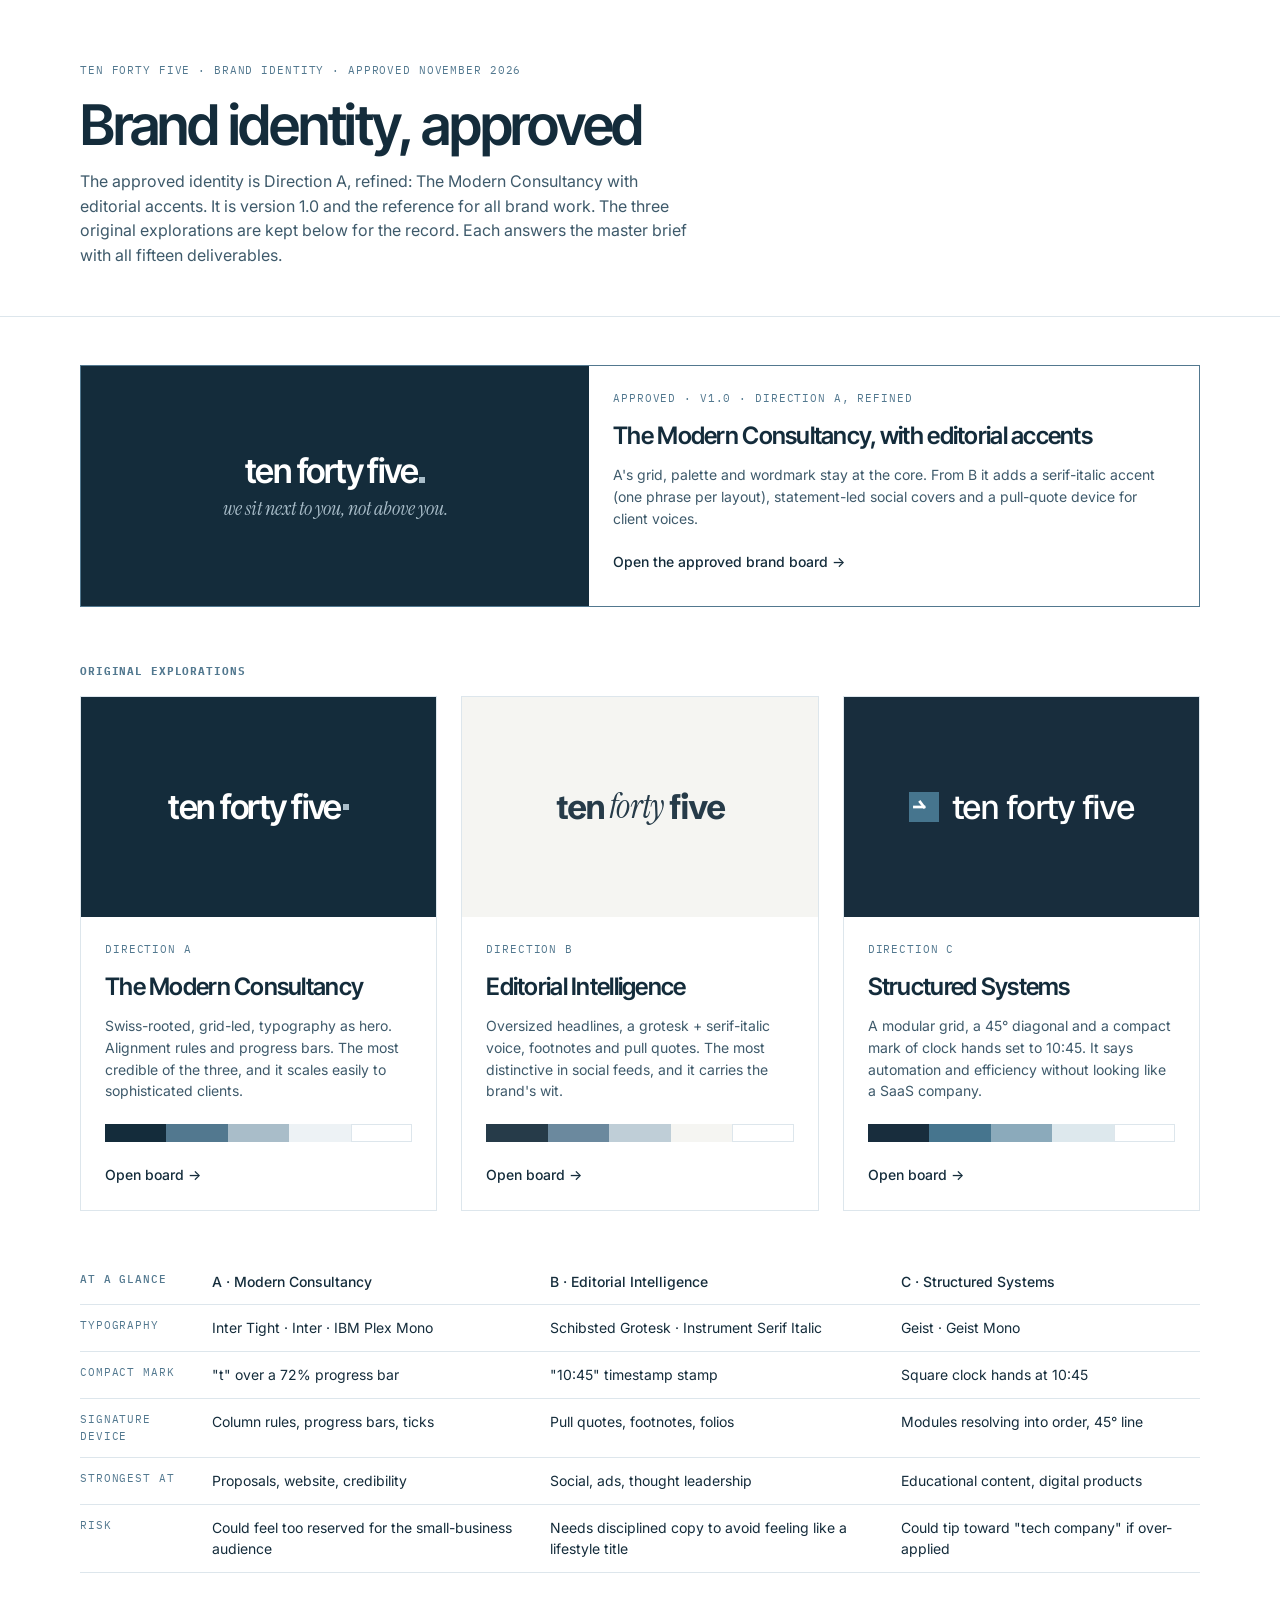
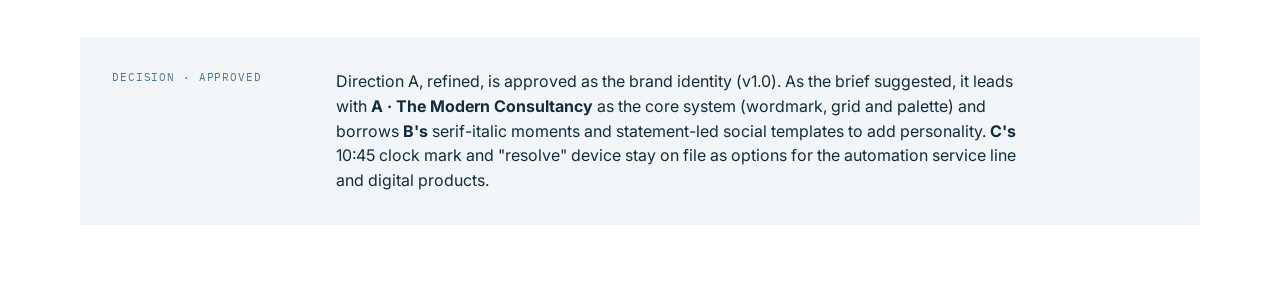
<file: brand-mockups/index.html>
<!doctype html>
<html lang="en">
<head>
<meta charset="utf-8">
<meta name="viewport" content="width=device-width, initial-scale=1">
<title>Ten Forty Five Directions</title>
<link rel="preconnect" href="https://fonts.googleapis.com">
<link rel="preconnect" href="https://fonts.gstatic.com" crossorigin>
<link href="https://fonts.googleapis.com/css2?family=Inter+Tight:wght@500;600&family=Inter:wght@400;500&family=Schibsted+Grotesk:wght@700&family=Instrument+Serif:ital@0;1&family=Geist:wght@500&family=IBM+Plex+Mono&display=swap" rel="stylesheet">
<style>
:root{--ink:#142C3B;--muted:#52788F;--line:#DDE6EC;--bg:#FFFFFF;--panel:#F3F6F8}
*{box-sizing:border-box;margin:0;padding:0}
body{background:var(--bg);color:var(--ink);font-family:Inter,system-ui,sans-serif;line-height:1.55;-webkit-font-smoothing:antialiased}
.wrap{max-width:1200px;margin:0 auto;padding:0 40px}
.mono{font-family:"IBM Plex Mono",monospace;font-size:11px;letter-spacing:.08em;text-transform:uppercase;color:var(--muted)}
header{padding:56px 0 48px;border-bottom:1px solid var(--line)}
header h1{font-family:"Inter Tight";font-weight:600;font-size:56px;letter-spacing:-.04em;line-height:1;margin:16px 0}
header p{max-width:62ch;color:#3e5a6b}
.dirs{display:grid;grid-template-columns:repeat(3,1fr);gap:24px;padding:48px 0}
a.dir{display:flex;flex-direction:column;text-decoration:none;color:inherit;border:1px solid var(--line);transition:border-color .2s,transform .2s}
a.dir:hover{border-color:var(--muted);transform:translateY(-2px)}
.sw{height:220px;display:flex;align-items:center;justify-content:center;padding:24px;font-size:34px;color:#fff;text-align:center;line-height:1}
.info{padding:24px;display:flex;flex-direction:column;gap:10px;flex:1}
.info h2{font-family:"Inter Tight";font-weight:600;font-size:24px;letter-spacing:-.03em}
.info p{font-size:14px;color:#3e5a6b}
.chips{display:flex;margin-top:auto;padding-top:12px}
.chips i{flex:1;height:18px}
.go{font-weight:500;font-size:14px;margin-top:12px}
a.feat{display:grid;grid-template-columns:1fr 1.2fr;margin-top:48px;text-decoration:none;color:inherit;border:1px solid #52788F;transition:transform .2s}
a.feat:hover{transform:translateY(-2px)}
a.feat .sw{height:100%;min-height:240px}
.rec{background:var(--panel);padding:32px;margin-bottom:64px;display:grid;grid-template-columns:200px 1fr;gap:24px}
.rec p{max-width:70ch}
table{width:100%;border-collapse:collapse;margin-bottom:64px;font-size:14px}
th,td{text-align:left;padding:12px 12px 12px 0;border-bottom:1px solid var(--line);vertical-align:top}
th{font-weight:500}
@media (max-width:900px){a.feat{grid-template-columns:1fr}.wrap{padding:0 16px}.dirs,.rec{grid-template-columns:1fr}header h1{font-size:38px}.tbl{overflow-x:auto}}
</style>
</head>
<body>
<header><div class="wrap">
  <span class="mono">ten forty five · Brand identity · Approved November 2026</span>
  <h1>Brand identity, approved</h1>
  <p>The approved identity is Direction A, refined: The Modern Consultancy with editorial accents. It is version 1.0 and the reference for all brand work. The three original explorations are kept below for the record. Each answers the master brief with all fifteen deliverables.</p>
</div></header>

<main class="wrap">
  <a class="feat" href="a-refined.html">
    <div class="sw" style="background:#142C3B;font-family:'Inter Tight';font-weight:600;letter-spacing:-.045em;flex-direction:column;gap:10px">
      <span>ten forty five<span style="display:inline-block;width:6px;height:6px;background:#A9BDC9;margin-left:2px"></span></span>
      <span style="font-family:'Instrument Serif',Georgia,serif;font-style:italic;font-weight:400;font-size:20px;letter-spacing:0;color:#A9BDC9">we sit next to you, not above you.</span>
    </div>
    <div class="info"><span class="mono">Approved · v1.0 · Direction A, refined</span><h2>The Modern Consultancy, with editorial accents</h2><p>A's grid, palette and wordmark stay at the core. From B it adds a serif-italic accent (one phrase per layout), statement-led social covers and a pull-quote device for client voices.</p><span class="go">Open the approved brand board →</span></div>
  </a>
  <h3 class="mono" style="margin-top:56px">Original explorations</h3>
  <div class="dirs" style="padding-top:16px">
    <a class="dir" href="a-modern-consultancy.html">
      <div class="sw" style="background:#142C3B;font-family:'Inter Tight';font-weight:600;letter-spacing:-.045em">ten forty five<span style="display:inline-block;width:6px;height:6px;background:#A9BDC9;margin-left:2px"></span></div>
      <div class="info"><span class="mono">Direction A</span><h2>The Modern Consultancy</h2><p>Swiss-rooted, grid-led, typography as hero. Alignment rules and progress bars. The most credible of the three, and it scales easily to sophisticated clients.</p>
        <div class="chips"><i style="background:#142C3B"></i><i style="background:#52788F"></i><i style="background:#A9BDC9"></i><i style="background:#EDF2F5"></i><i style="background:#fff;outline:1px solid #DDE6EC;outline-offset:-1px"></i></div><span class="go">Open board →</span></div>
    </a>
    <a class="dir" href="b-editorial-intelligence.html">
      <div class="sw" style="background:#F5F5F2;color:#263B49;font-family:'Schibsted Grotesk';font-weight:700;letter-spacing:-.055em">ten&nbsp;<span style="font-family:'Instrument Serif';font-style:italic;font-weight:400;letter-spacing:-.02em">forty</span>&nbsp;five</div>
      <div class="info"><span class="mono">Direction B</span><h2>Editorial Intelligence</h2><p>Oversized headlines, a grotesk + serif-italic voice, footnotes and pull quotes. The most distinctive in social feeds, and it carries the brand's wit.</p>
        <div class="chips"><i style="background:#263B49"></i><i style="background:#6B899E"></i><i style="background:#BFCED7"></i><i style="background:#F5F5F2"></i><i style="background:#fff;outline:1px solid #DDE6EC;outline-offset:-1px"></i></div><span class="go">Open board →</span></div>
    </a>
    <a class="dir" href="c-structured-systems.html">
      <div class="sw" style="background:#182D3D;font-family:Geist;font-weight:500;letter-spacing:-.05em;gap:12px"><svg width="30" height="30" viewBox="0 0 100 100" aria-hidden="true"><rect width="100" height="100" fill="#46758E"/><g stroke="#fff" stroke-width="9" stroke-linecap="square"><line x1="50" y1="50" x2="18" y2="50"/><line x1="50" y1="50" x2="37" y2="33"/></g></svg>ten forty five</div>
      <div class="info"><span class="mono">Direction C</span><h2>Structured Systems</h2><p>A modular grid, a 45° diagonal and a compact mark of clock hands set to 10:45. It says automation and efficiency without looking like a SaaS company.</p>
        <div class="chips"><i style="background:#182D3D"></i><i style="background:#46758E"></i><i style="background:#8BAABB"></i><i style="background:#DDE8ED"></i><i style="background:#fff;outline:1px solid #DDE6EC;outline-offset:-1px"></i></div><span class="go">Open board →</span></div>
    </a>
  </div>

  <div class="tbl"><table>
    <thead><tr><th class="mono">At a glance</th><th>A · Modern Consultancy</th><th>B · Editorial Intelligence</th><th>C · Structured Systems</th></tr></thead>
    <tbody>
      <tr><td class="mono">Typography</td><td>Inter Tight · Inter · IBM Plex Mono</td><td>Schibsted Grotesk · Instrument Serif Italic</td><td>Geist · Geist Mono</td></tr>
      <tr><td class="mono">Compact mark</td><td>"t" over a 72% progress bar</td><td>"10:45" timestamp stamp</td><td>Square clock hands at 10:45</td></tr>
      <tr><td class="mono">Signature device</td><td>Column rules, progress bars, ticks</td><td>Pull quotes, footnotes, folios</td><td>Modules resolving into order, 45° line</td></tr>
      <tr><td class="mono">Strongest at</td><td>Proposals, website, credibility</td><td>Social, ads, thought leadership</td><td>Educational content, digital products</td></tr>
      <tr><td class="mono">Risk</td><td>Could feel too reserved for the small-business audience</td><td>Needs disciplined copy to avoid feeling like a lifestyle title</td><td>Could tip toward "tech company" if over-applied</td></tr>
    </tbody>
  </table></div>

  <div class="rec">
    <span class="mono">Decision · Approved</span>
    <p>Direction A, refined, is approved as the brand identity (v1.0). As the brief suggested, it leads with <b>A · The Modern Consultancy</b> as the core system (wordmark, grid and palette) and borrows <b>B's</b> serif-italic moments and statement-led social templates to add personality. <b>C's</b> 10:45 clock mark and "resolve" device stay on file as options for the automation service line and digital products.</p>
  </div>
</main>
</body>
</html>
</file>
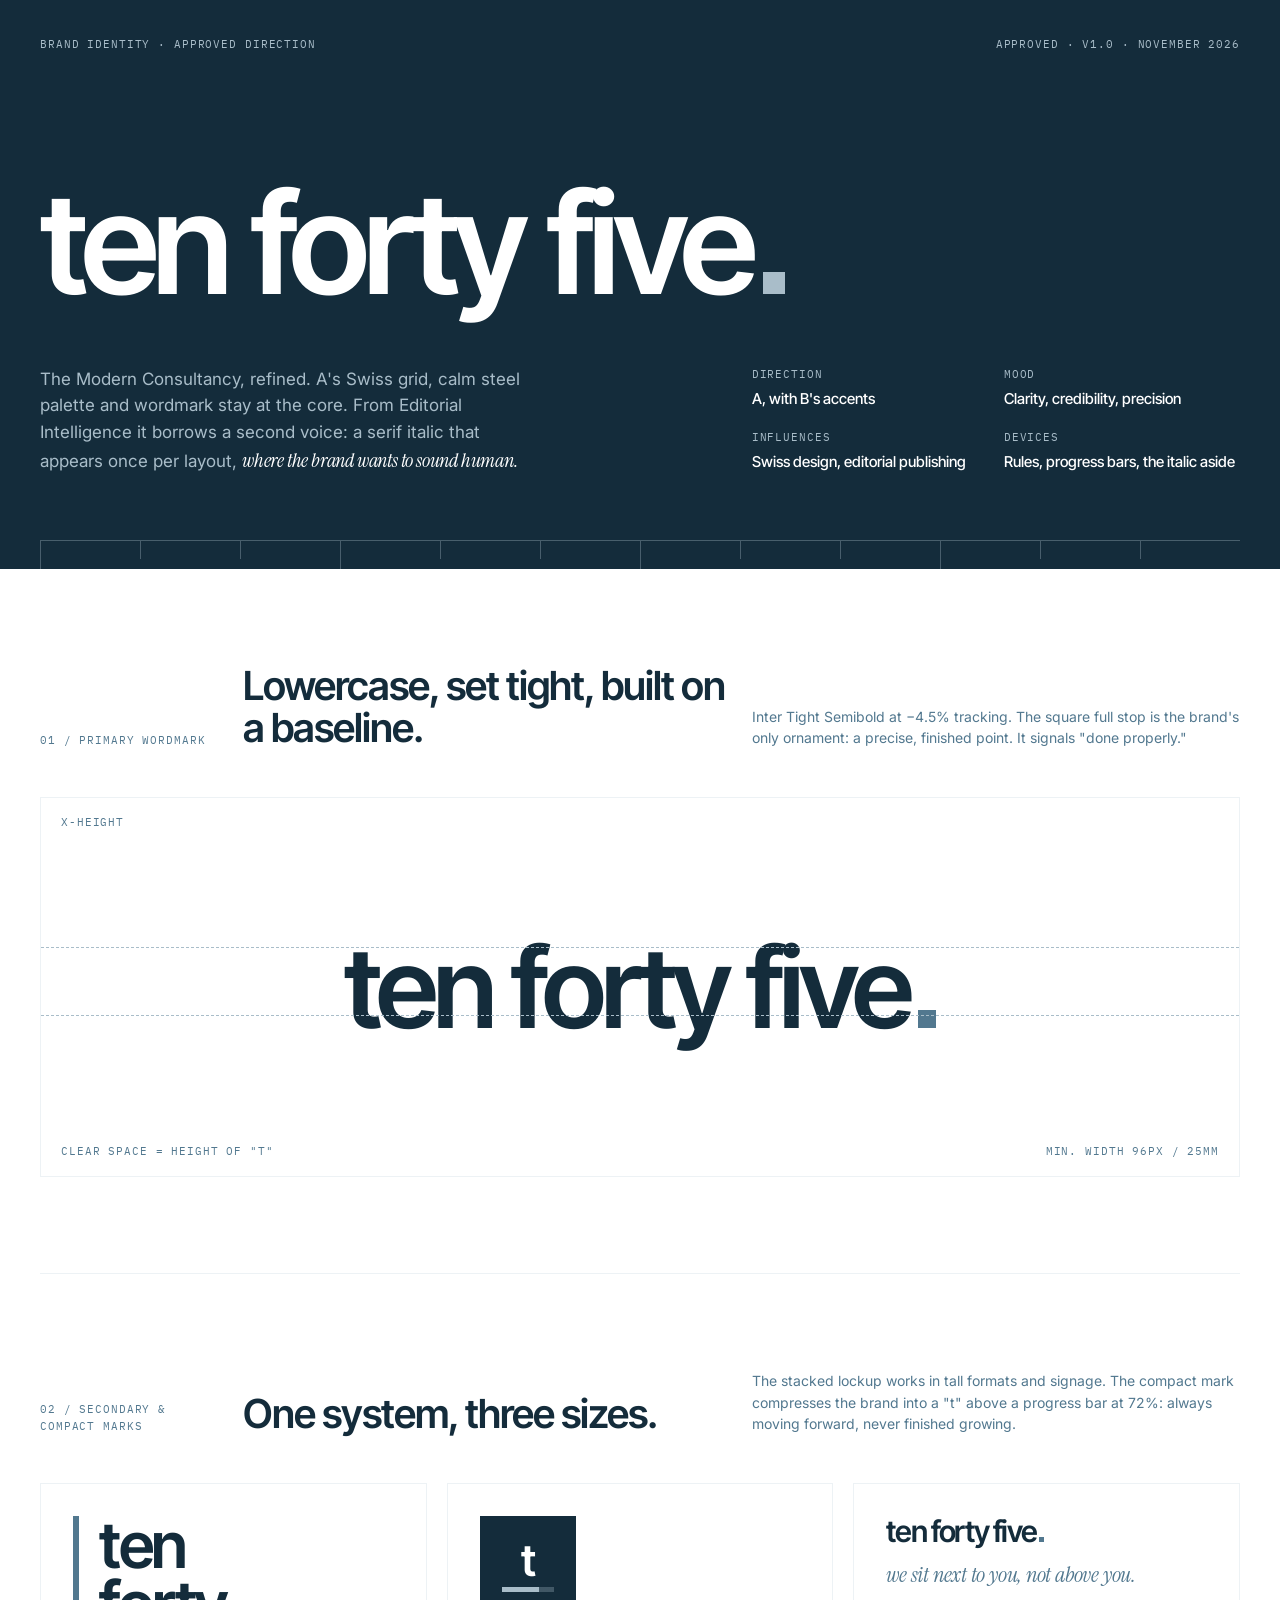
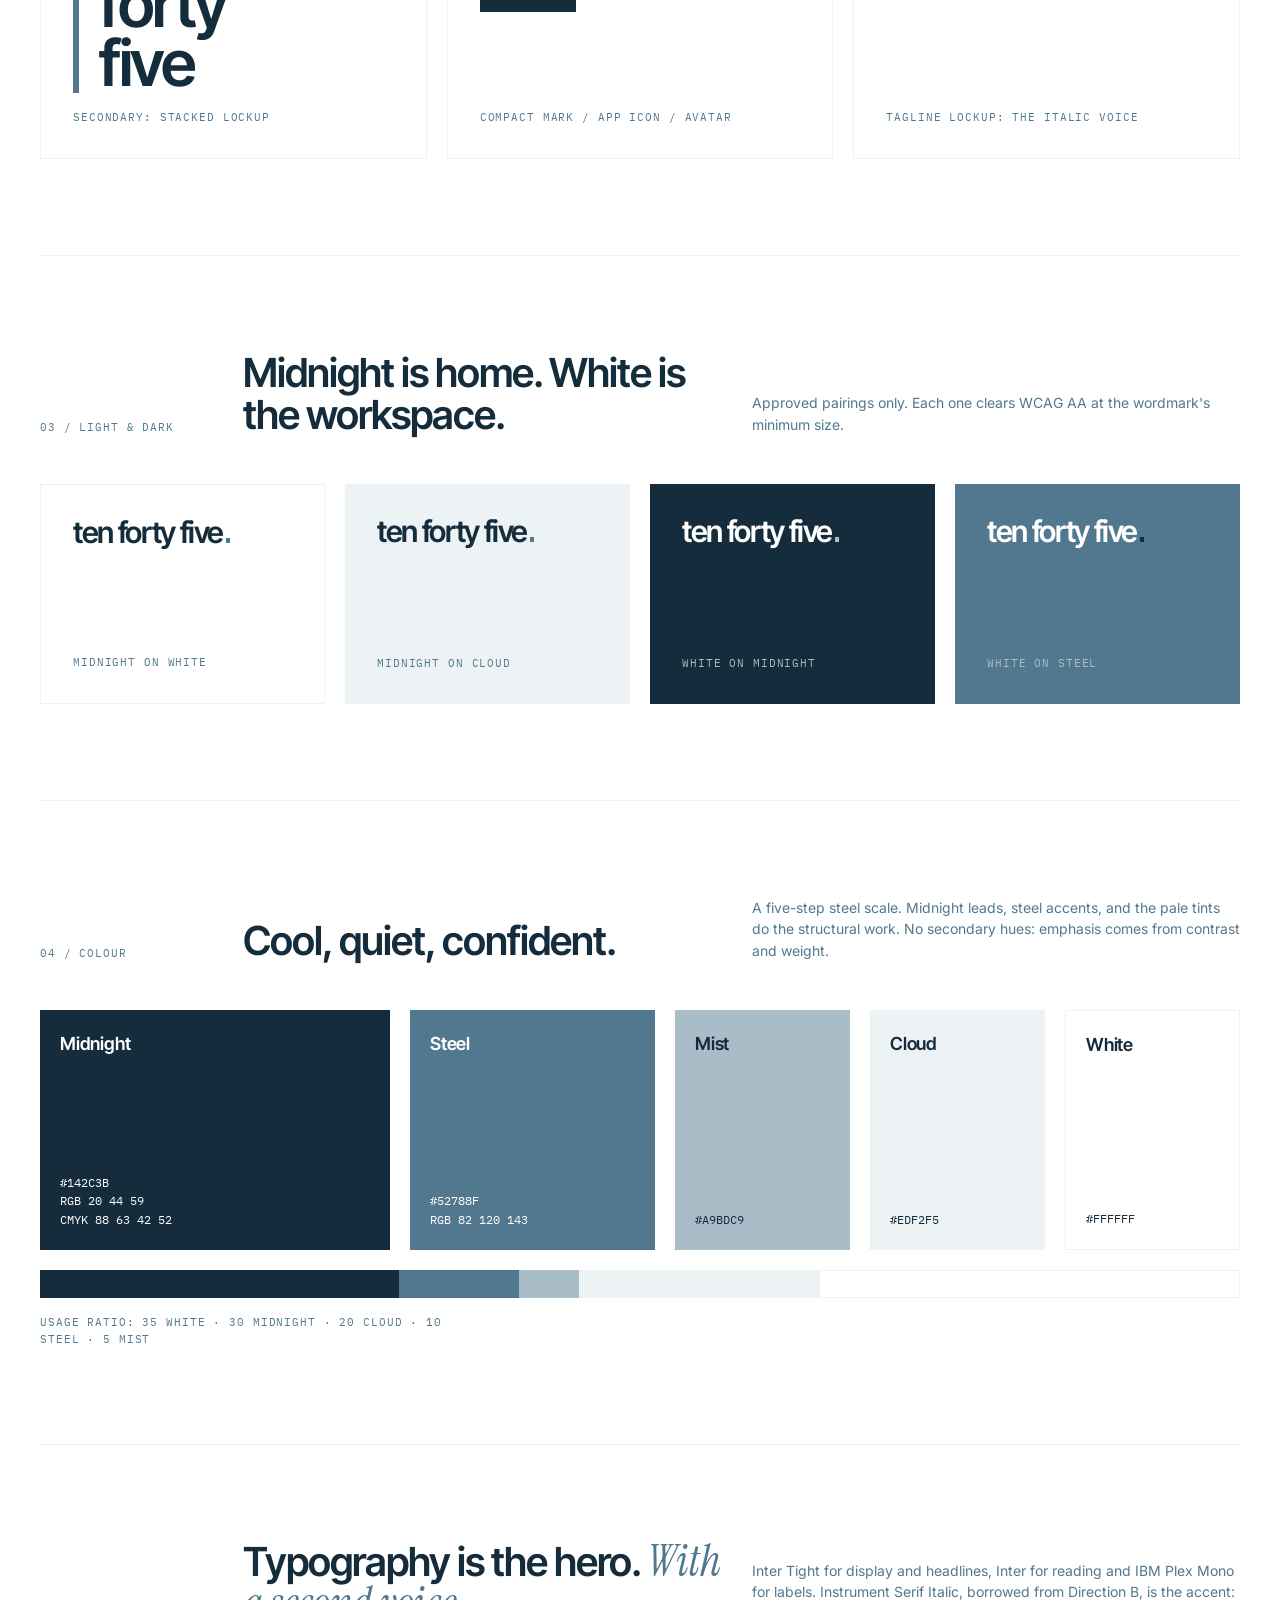
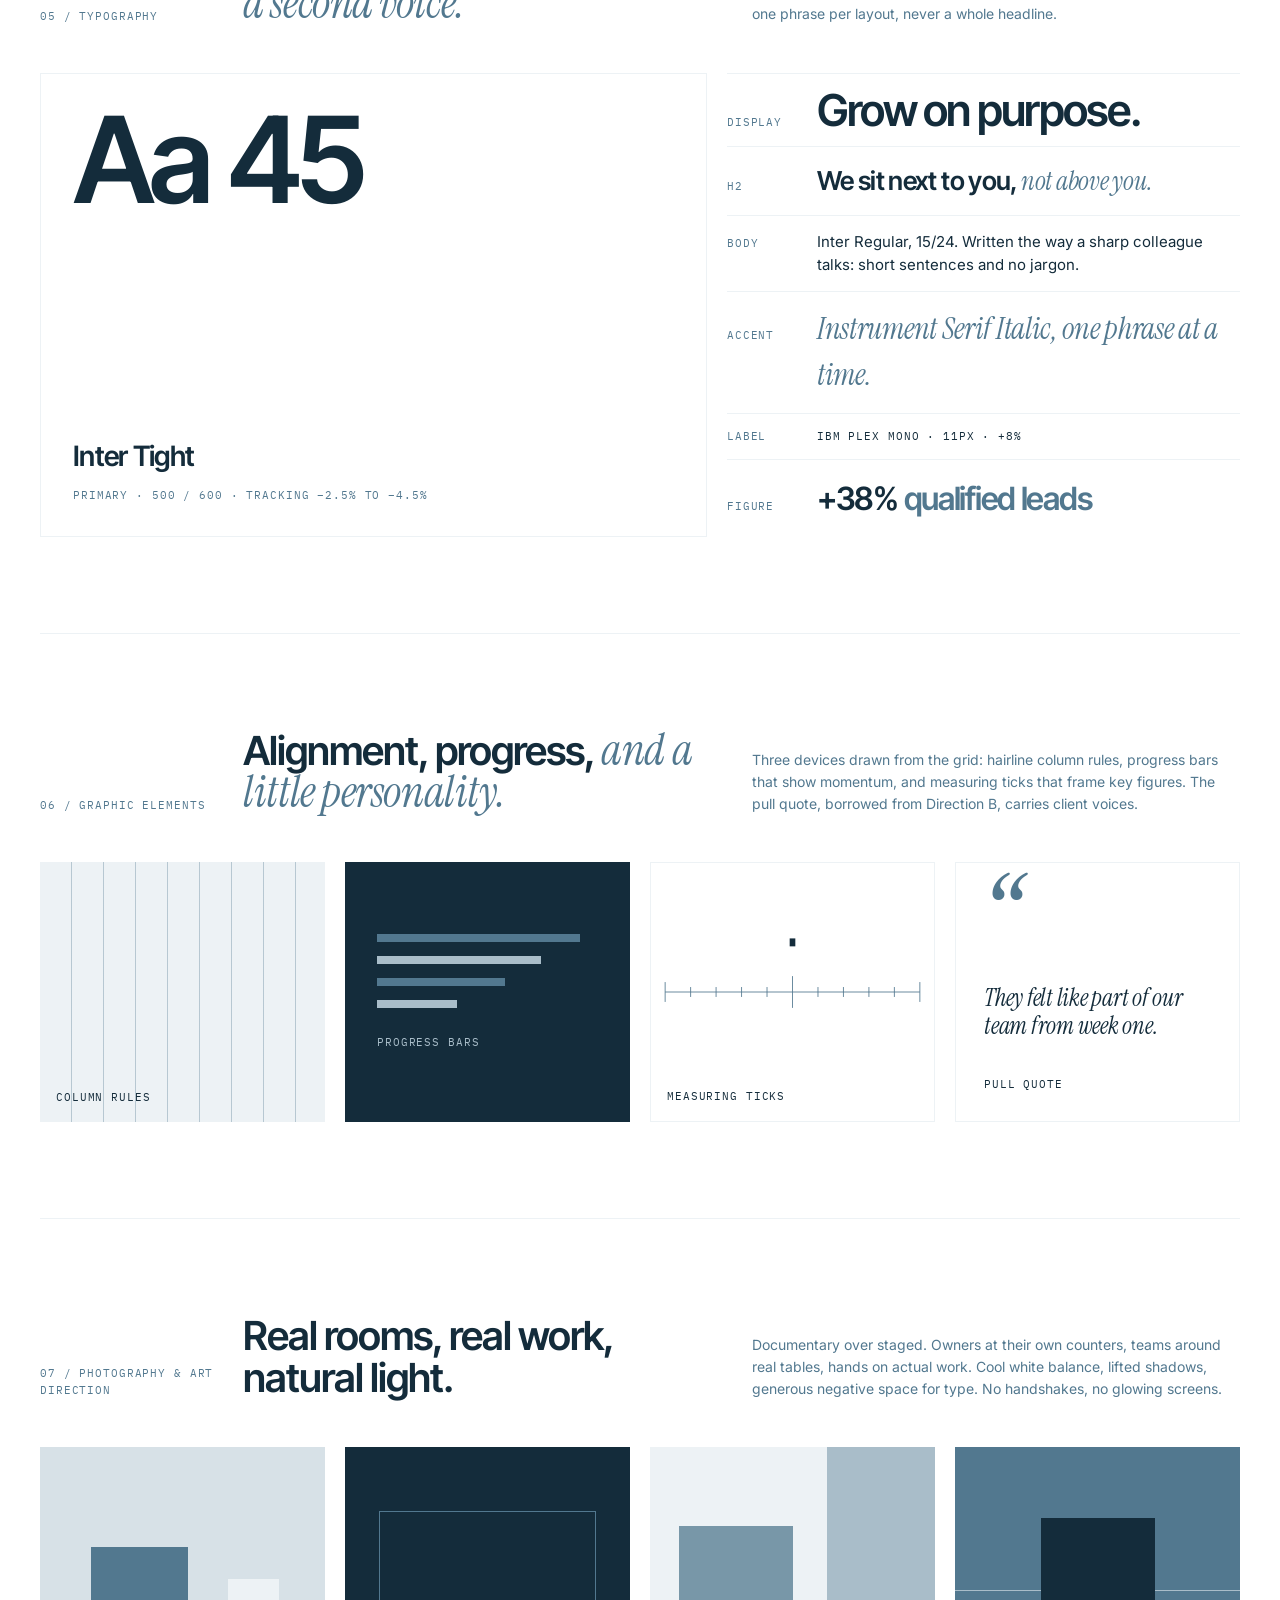
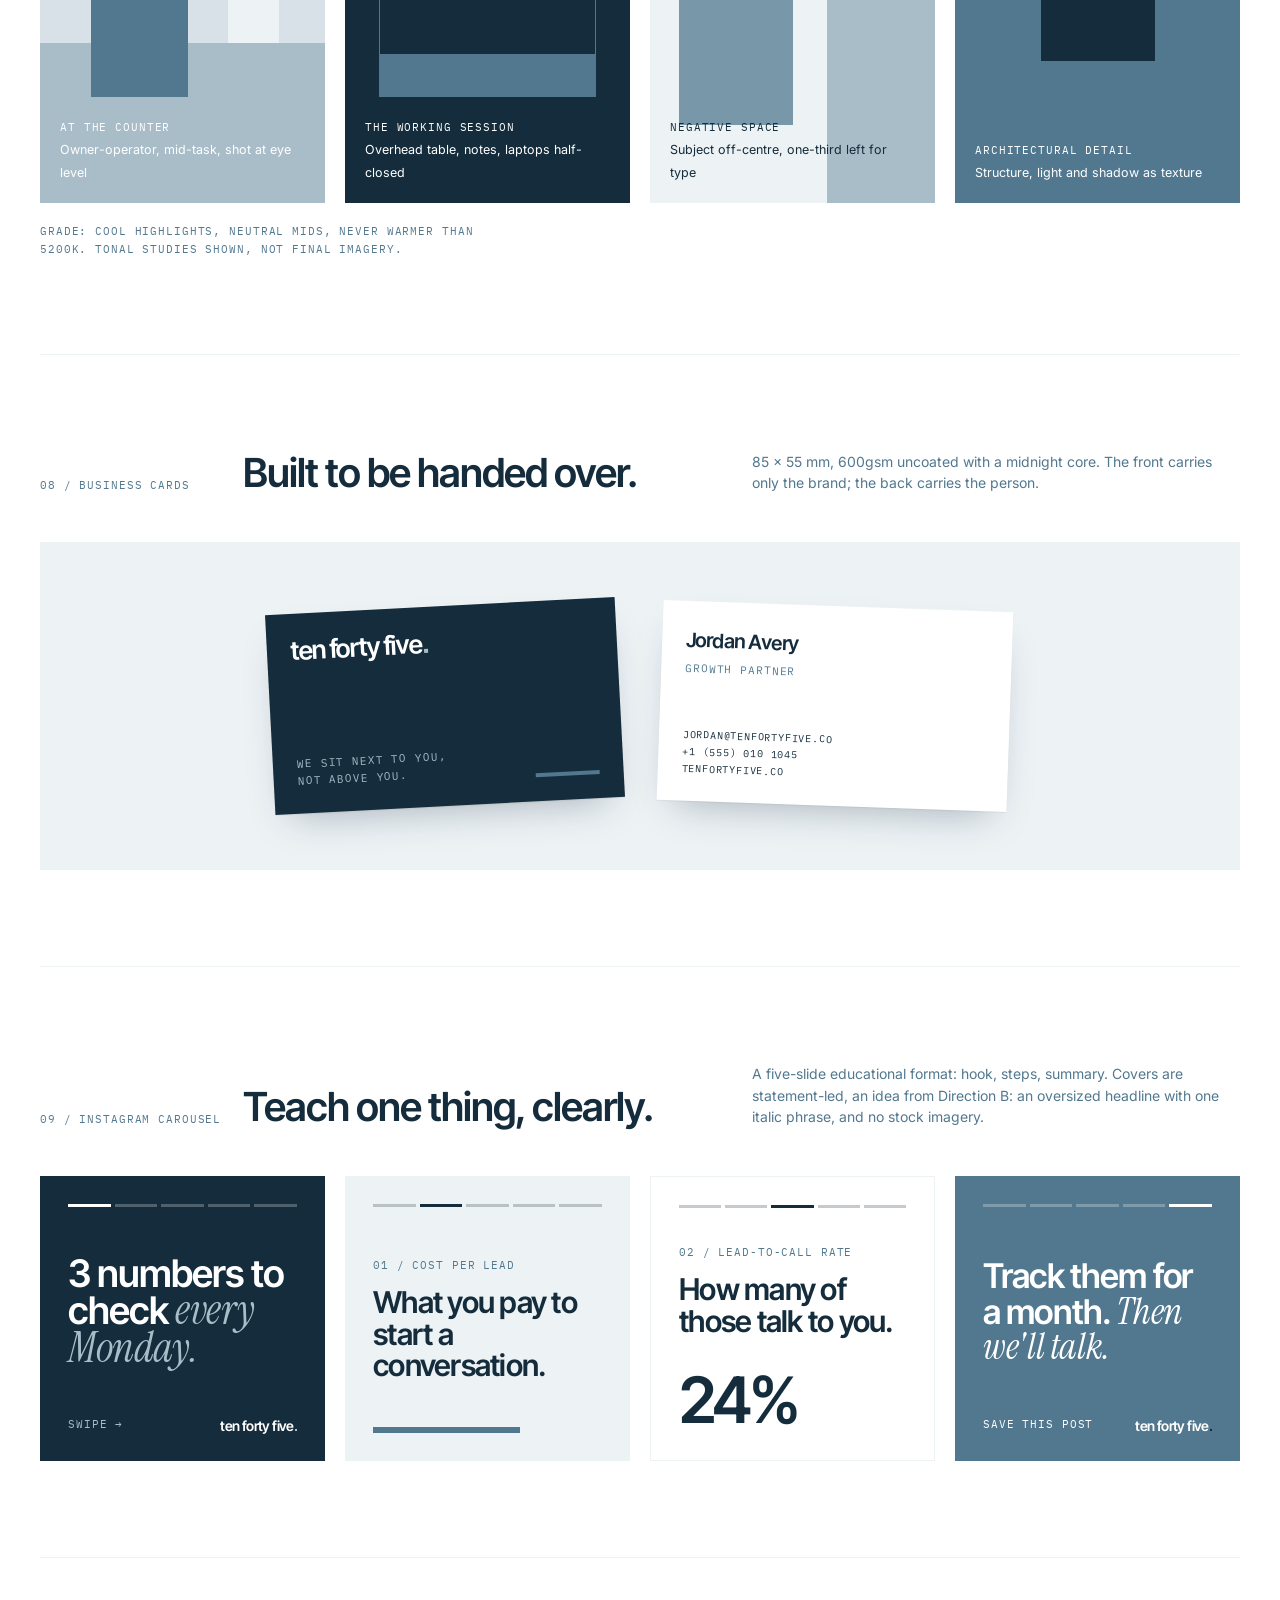
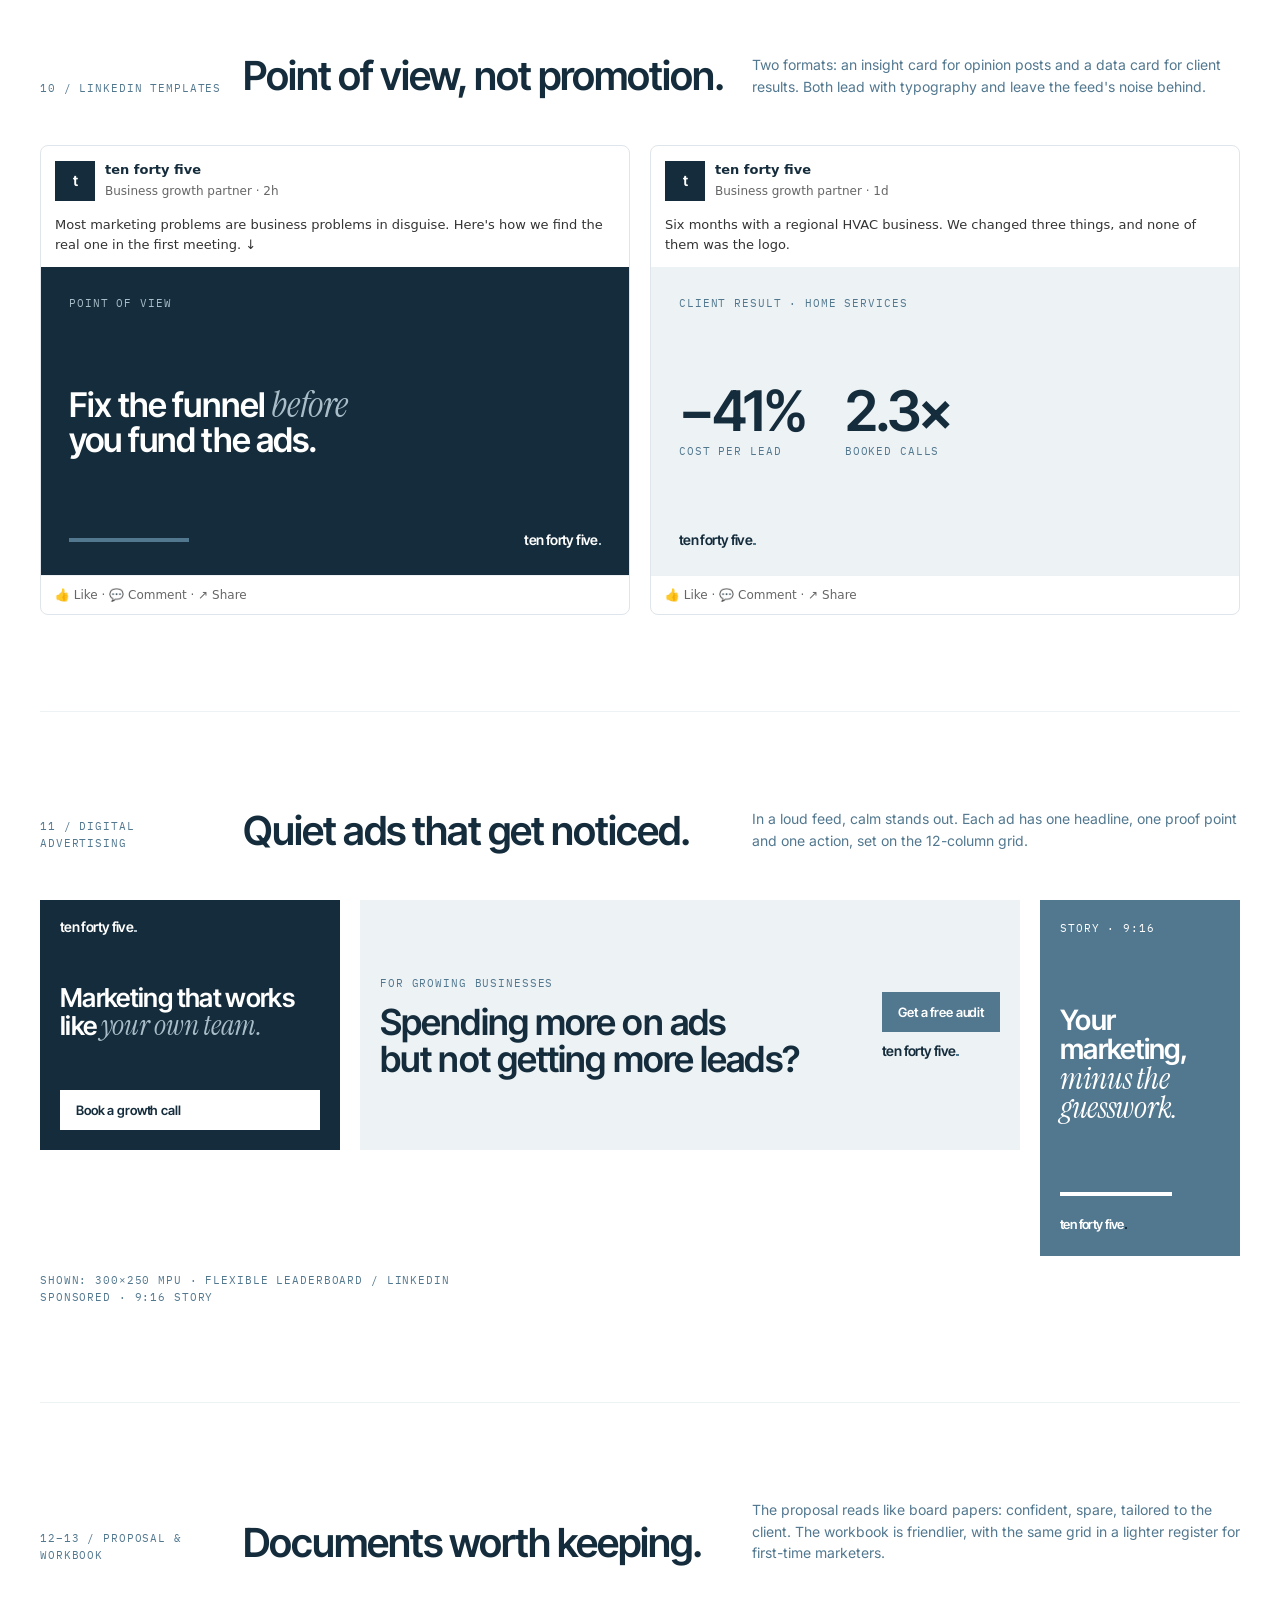
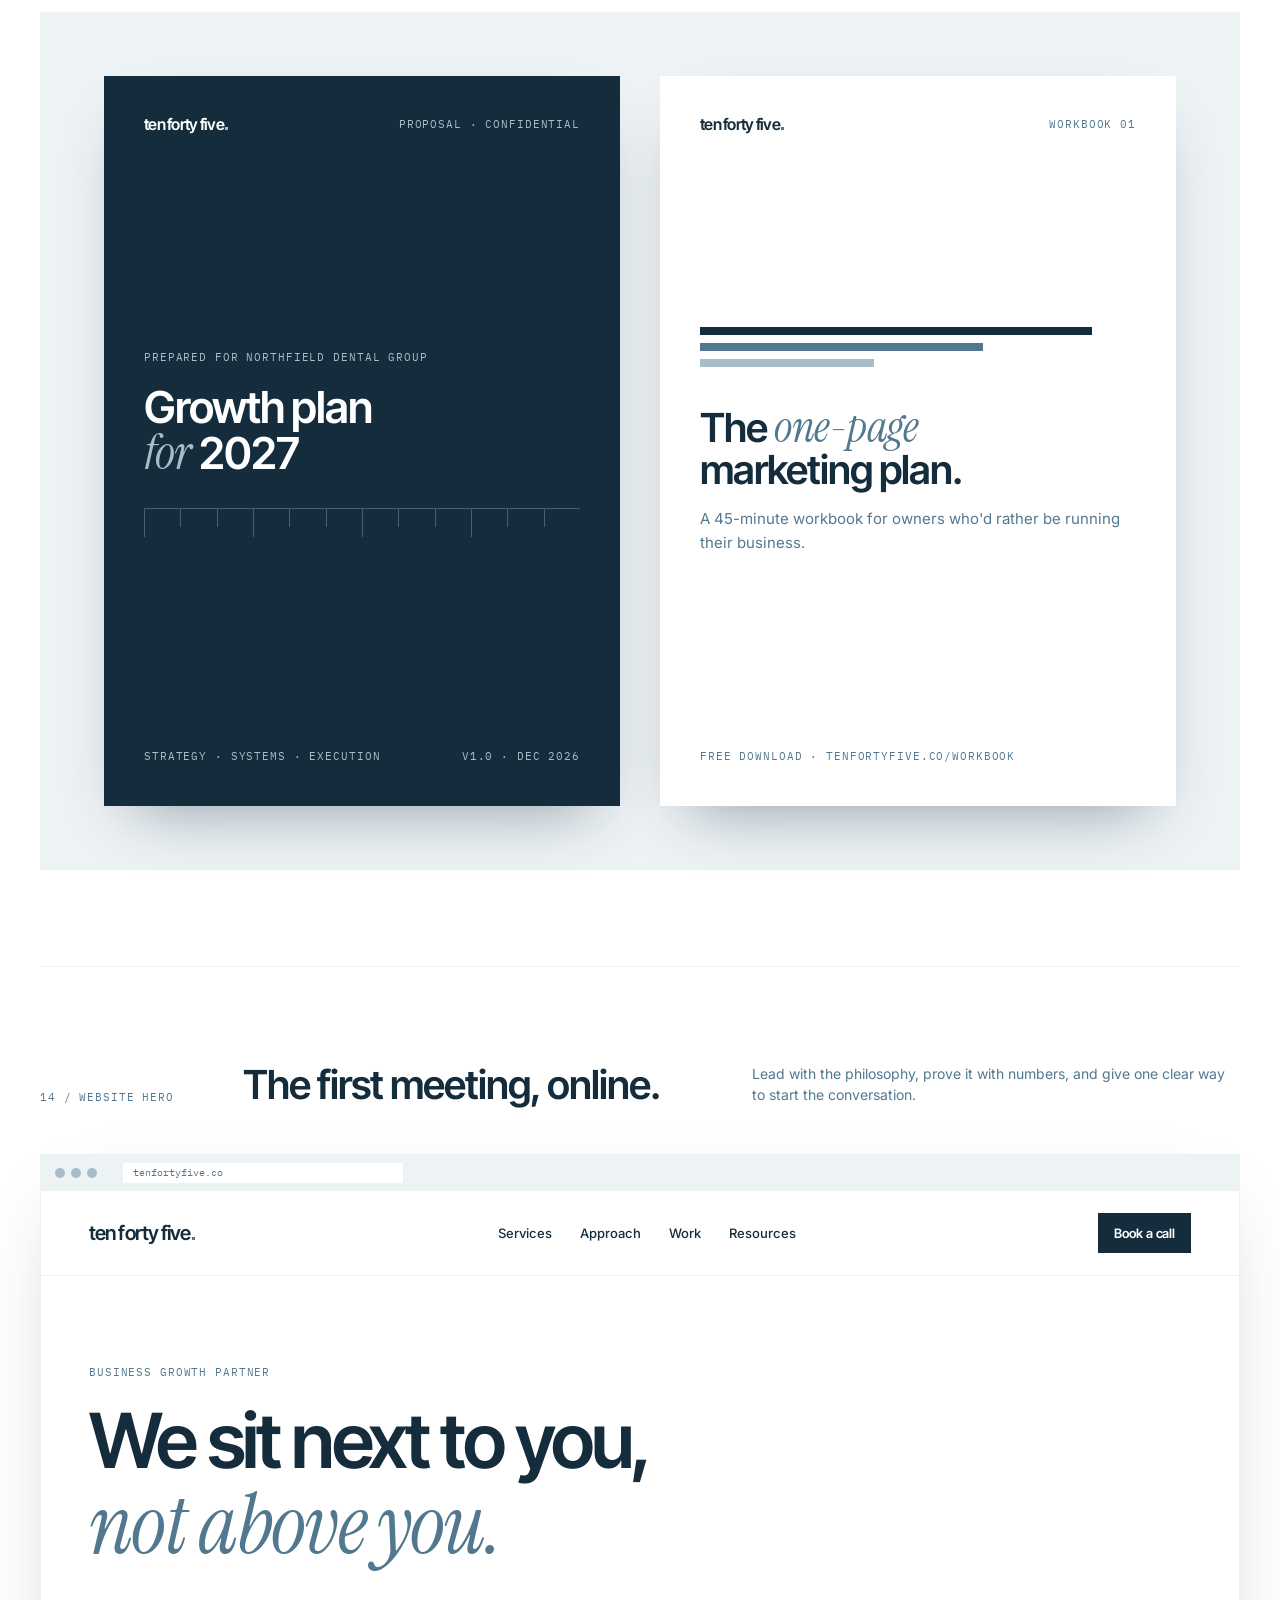
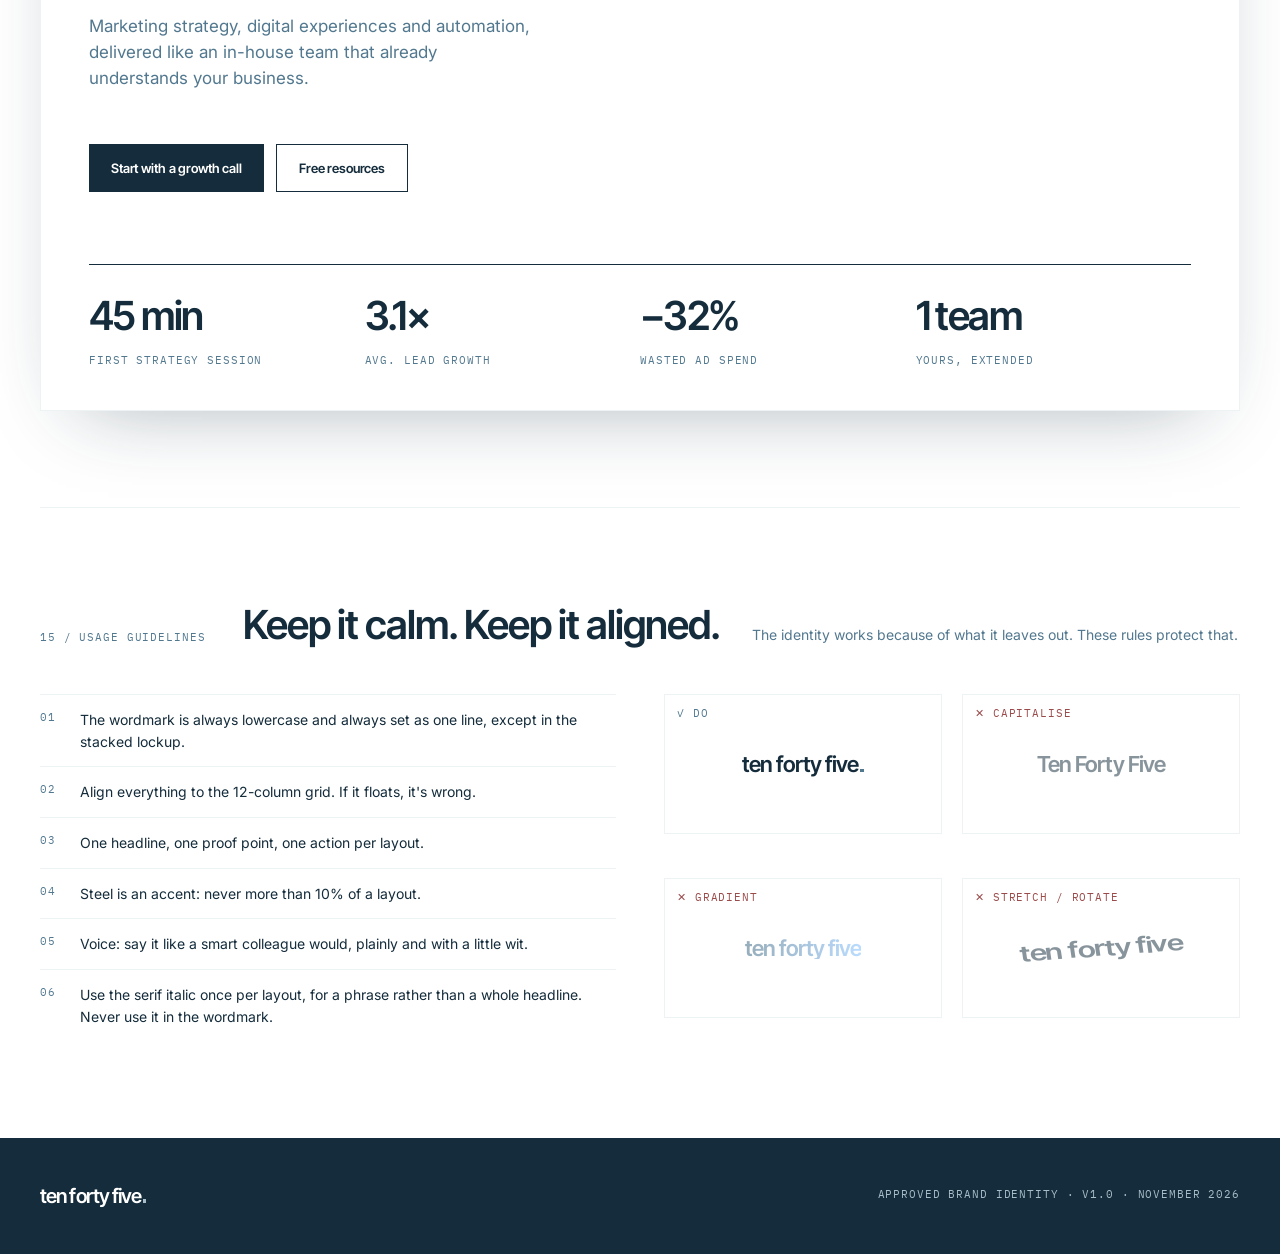
<file: brand-kit/brand-board.html>
<!doctype html>
<html lang="en">
<head>
<meta charset="utf-8">
<meta name="viewport" content="width=device-width, initial-scale=1">
<title>Modern Consultancy Refined</title>
<link rel="preconnect" href="https://fonts.googleapis.com">
<link rel="preconnect" href="https://fonts.gstatic.com" crossorigin>
<link href="https://fonts.googleapis.com/css2?family=Inter+Tight:wght@400;500;600;700&family=Inter:wght@400;500;600&family=IBM+Plex+Mono:wght@400;500&family=Instrument+Serif:ital@0;1&display=swap" rel="stylesheet">
<style>
:root{
  --midnight:#142C3B; --steel:#52788F; --mist:#A9BDC9; --cloud:#EDF2F5; --white:#FFFFFF;
  --ink:#142C3B; --muted:#52788F; --rule:#A9BDC9; --bg:#FFFFFF; --panel:#EDF2F5;
  --display:"Inter Tight",system-ui,sans-serif; --body:"Inter",system-ui,sans-serif; --mono:"IBM Plex Mono",ui-monospace,monospace;
}
*{box-sizing:border-box;margin:0;padding:0}
body{background:var(--bg);color:var(--ink);font-family:var(--body);font-size:15px;line-height:1.55;-webkit-font-smoothing:antialiased}
.wrap{max-width:1280px;margin:0 auto;padding:0 40px}
.mono{font-family:var(--mono);font-size:11px;letter-spacing:.08em;text-transform:uppercase}
h1,h2,h3,h4{font-family:var(--display);font-weight:600;letter-spacing:-.025em;line-height:1.05}
p{max-width:62ch}
.s{font-family:"Instrument Serif",Georgia,serif;font-style:italic;font-weight:400;letter-spacing:-.01em}
h1 .s,h2 .s,h3 .s{font-size:1.1em;line-height:.9}

/* ---------- wordmark ---------- */
.wm{font-family:var(--display);font-weight:600;letter-spacing:-.045em;line-height:1;display:inline-flex;align-items:baseline;gap:.02em;white-space:nowrap}
.wm .dot{display:inline-block;width:.16em;height:.16em;background:var(--steel);margin-left:.06em}
.wm.inv{color:var(--white)} .wm.inv .dot{background:var(--mist)}
.stack{font-family:var(--display);font-weight:600;letter-spacing:-.04em;line-height:.92;display:inline-grid;grid-template-columns:auto auto;column-gap:.32em;align-items:start}
.stack .bar{grid-row:1/4;width:.09em;background:var(--steel);height:100%}
.mark{width:96px;height:96px;background:var(--midnight);display:grid;place-items:center;position:relative}
.mark span{font-family:var(--display);font-weight:600;color:#fff;font-size:44px;letter-spacing:-.05em;line-height:1;transform:translateY(-4px)}
.mark::after{content:"";position:absolute;left:22px;right:22px;bottom:20px;height:5px;background:linear-gradient(90deg,var(--mist) 0 72%,rgba(169,189,201,.3) 72%)}

/* ---------- layout ---------- */
header.cover{background:var(--midnight);color:#fff;padding:36px 0 0;position:relative;overflow:hidden}
.cover .top{display:flex;justify-content:space-between;color:var(--mist)}
.cover .hero{display:grid;grid-template-columns:repeat(12,1fr);gap:20px;padding:120px 0 64px}
.cover .hero .wm{grid-column:1/-1;font-size:clamp(56px,11vw,150px)}
.cover .hero p{grid-column:1/6;color:var(--mist);font-size:17px;margin-top:32px}
.cover .hero .meta{grid-column:8/-1;margin-top:32px;display:grid;grid-template-columns:1fr 1fr;gap:16px;color:var(--mist)}
.cover .hero .meta b{display:block;color:#fff;font-family:var(--display);font-weight:500;font-size:15px;text-transform:none;letter-spacing:0;margin-top:4px}
.ruler{display:grid;grid-template-columns:repeat(12,1fr);border-top:1px solid rgba(169,189,201,.35)}
.ruler i{height:18px;border-left:1px solid rgba(169,189,201,.35)}
.ruler i:nth-child(3n+1){height:28px}

section{padding:96px 0;border-bottom:1px solid var(--cloud)}
.sh{display:grid;grid-template-columns:repeat(12,1fr);gap:20px;margin-bottom:48px;align-items:end}
.sh .n{grid-column:1/3;color:var(--steel)}
.sh h2{grid-column:3/8;font-size:40px}
.sh p{grid-column:8/-1;color:var(--muted);font-size:14px}
.grid{display:grid;gap:20px}
.g2{grid-template-columns:1fr 1fr}.g3{grid-template-columns:repeat(3,1fr)}.g4{grid-template-columns:repeat(4,1fr)}
.tile{background:var(--panel);padding:32px;position:relative;min-height:220px;display:flex;flex-direction:column;justify-content:space-between}
.tile.dark{background:var(--midnight);color:#fff}
.tile.steel{background:var(--steel);color:#fff}
.tile.white{background:#fff;border:1px solid var(--cloud)}
.cap{color:var(--muted);margin-top:16px}
.tile.dark .cap,.tile.steel .cap{color:var(--mist)}

/* 01 */
.primary{background:#fff;border:1px solid var(--cloud);height:380px;display:grid;place-items:center;position:relative}
.primary .wm{font-size:clamp(48px,9vw,112px)}
.primary .guides{position:absolute;inset:0;pointer-events:none}
.primary .guides::before,.primary .guides::after{content:"";position:absolute;left:0;right:0;border-top:1px dashed var(--mist)}
.primary .guides::before{top:calc(50% - 40px)}.primary .guides::after{top:calc(50% + 28px)}
.anno{position:absolute;color:var(--steel)}
/* 04 */
.sw{height:240px;padding:20px;display:flex;flex-direction:column;justify-content:space-between;font-family:var(--mono);font-size:12px}
.sw b{font-family:var(--display);font-size:18px;font-weight:600;letter-spacing:-.01em}
.swgrid{grid-template-columns:2fr 1.4fr 1fr 1fr 1fr}
.ratio{display:flex;height:28px;margin-top:20px}
/* 05 */
.type-spec{display:grid;grid-template-columns:1.3fr 1fr;gap:20px}
.specimen{font-family:var(--display);font-size:120px;font-weight:600;letter-spacing:-.05em;line-height:.9}
.scale div{display:grid;grid-template-columns:90px 1fr;align-items:baseline;border-top:1px solid var(--cloud);padding:14px 0}
/* 06 patterns */
.pat{height:260px;position:relative;overflow:hidden}
.pat-rules{background:repeating-linear-gradient(90deg,transparent 0 31px,rgba(82,120,143,.35) 31px 32px),var(--cloud)}
.pat-progress{background:var(--midnight);padding:32px;display:flex;flex-direction:column;justify-content:center;gap:14px}
.pat-progress i{display:block;height:8px;background:var(--steel)}
.pat-ticks{background:#fff;border:1px solid var(--cloud)}
.pat-ticks svg{position:absolute;inset:0;width:100%;height:100%}
/* 07 photo */
.ph{aspect-ratio:4/5;position:relative;overflow:hidden;display:flex;align-items:flex-end;padding:20px;color:#fff}
.ph .scene{position:absolute;inset:0}
.ph .lbl{position:relative;z-index:2}
/* 08 cards */
.cardstage{background:var(--cloud);padding:64px;display:flex;gap:40px;justify-content:center;align-items:center;flex-wrap:wrap}
.bcard{width:350px;height:200px;padding:24px;display:flex;flex-direction:column;justify-content:space-between;box-shadow:0 1px 1px rgba(20,44,59,.06),0 18px 40px -18px rgba(20,44,59,.35)}
.bcard.f{background:var(--midnight);color:#fff;transform:rotate(-3deg)}
.bcard.b{background:#fff;transform:rotate(2deg)}
/* 09 IG */
.ig{aspect-ratio:1/1;padding:28px;display:flex;flex-direction:column;justify-content:space-between;position:relative;overflow:hidden}
.ig h3{font-size:30px}
.ig .pager{display:flex;gap:4px}.ig .pager i{flex:1;height:3px;background:currentColor;opacity:.25}.ig .pager i.on{opacity:1}
/* 10 LinkedIn */
.li{background:#fff;border:1px solid #dfe5ea;border-radius:8px;overflow:hidden;font-family:system-ui,sans-serif}
.li .hd{display:flex;gap:10px;padding:14px;align-items:center;font-size:13px}
.li .av{width:40px;height:40px;background:var(--midnight);display:grid;place-items:center;color:#fff;font-family:var(--display);font-weight:600;font-size:15px;letter-spacing:-.04em}
.li .body{padding:0 14px 12px;font-size:13px;color:#333}
.li .img{aspect-ratio:1.91/1;padding:28px;display:flex;flex-direction:column;justify-content:space-between}
.li .ft{padding:10px 14px;border-top:1px solid #eef1f3;font-size:12px;color:#666}
/* 11 ads */
.ads{display:grid;grid-template-columns:300px 1fr 200px;gap:20px;align-items:start}
.ad{position:relative;overflow:hidden;display:flex;flex-direction:column;justify-content:space-between;padding:20px}
.btn{display:inline-block;font-family:var(--display);font-weight:600;font-size:13px;padding:10px 16px;background:var(--steel);color:#fff;letter-spacing:-.01em}
.btn.light{background:#fff;color:var(--midnight)}
/* 12/13 covers */
.covers{display:grid;grid-template-columns:1fr 1fr;gap:40px;background:var(--cloud);padding:64px}
.doc{aspect-ratio:1/1.414;padding:40px;display:flex;flex-direction:column;justify-content:space-between;box-shadow:0 30px 60px -30px rgba(20,44,59,.45)}
/* 14 web */
.browser{border:1px solid var(--cloud);box-shadow:0 30px 80px -40px rgba(20,44,59,.4)}
.chrome{height:36px;background:var(--cloud);display:flex;align-items:center;gap:6px;padding:0 14px}
.chrome i{width:10px;height:10px;border-radius:50%;background:var(--mist)}
.chrome .url{margin-left:20px;background:#fff;height:20px;flex:0 0 280px;font-family:var(--mono);font-size:10px;line-height:20px;padding:0 10px;color:var(--steel)}
.site nav{display:flex;justify-content:space-between;align-items:center;padding:22px 48px;border-bottom:1px solid var(--cloud)}
.site nav ul{display:flex;gap:28px;list-style:none;font-size:13px;font-weight:500}
.site .h{display:grid;grid-template-columns:repeat(12,1fr);gap:20px;padding:88px 48px 0}
.site .h h1{grid-column:1/9;font-size:76px;letter-spacing:-.045em}
.site .h h1 em{font-size:1.1em;font-family:"Instrument Serif",Georgia,serif;font-style:italic;font-weight:400;letter-spacing:-.02em;color:var(--steel)}
.site .h p{grid-column:1/6;font-size:17px;color:var(--muted);margin-top:24px}
.site .h .cta{grid-column:1/-1;display:flex;gap:12px;margin-top:32px}
.site .stats{display:grid;grid-template-columns:repeat(4,1fr);margin:72px 48px 0;border-top:1px solid var(--midnight)}
.site .stats div{padding:20px 20px 40px 0}
.site .stats b{font-family:var(--display);font-size:40px;font-weight:600;letter-spacing:-.04em;display:block}
/* 15 */
.rules li{list-style:none;border-top:1px solid var(--cloud);padding:14px 0;display:grid;grid-template-columns:40px 1fr;font-size:14px}
.dd{height:140px;display:grid;place-items:center;border:1px solid var(--cloud);position:relative}
.dd .x{position:absolute;top:10px;left:12px}
footer{background:var(--midnight);color:var(--mist);padding:48px 0}

@media (max-width:900px){
  .wrap{padding:0 16px}
  .g2,.g3,.g4,.type-spec,.ads,.covers{grid-template-columns:1fr}
  .sh h2,.sh p,.sh .n,.cover .hero p,.cover .hero .meta{grid-column:1/-1}
  .covers,.cardstage{padding:24px}
  .specimen{font-size:72px}
  .site .h h1{font-size:40px;grid-column:1/-1}.site .h p{grid-column:1/-1}
  .site nav ul{display:none}.site .h,.site nav{padding-left:20px;padding-right:20px}.site .stats{margin:40px 20px 0;grid-template-columns:1fr 1fr}
  .bcard{width:100%;max-width:350px}
  .swgrid{grid-template-columns:1fr 1fr}.sw{height:160px}
  .ad{width:100%!important;max-width:300px;height:auto!important;min-height:250px;flex-direction:column!important;align-items:flex-start!important}.ad h3{font-size:26px!important}
  .cover .hero .meta{grid-template-columns:1fr}
}
</style>
</head>
<body>

<header class="cover">
  <div class="wrap">
    <div class="top mono"><span>Brand identity · Approved direction</span><span>Approved · v1.0 · November 2026</span></div>
    <div class="hero">
      <div class="wm inv">ten forty five<span class="dot"></span></div>
      <p>The Modern Consultancy, refined. A's Swiss grid, calm steel palette and wordmark stay at the core. From Editorial Intelligence it borrows a second voice: a serif italic that appears once per layout, <span class="s" style="color:#fff;font-size:20px">where the brand wants to sound human.</span></p>
      <div class="meta mono">
        <div>Direction<b>A, with B's accents</b></div>
        <div>Mood<b>Clarity, credibility, precision</b></div>
        <div>Influences<b>Swiss design, editorial publishing</b></div>
        <div>Devices<b>Rules, progress bars, the italic aside</b></div>
      </div>
    </div>
  </div>
  <div class="wrap"><div class="ruler"><i></i><i></i><i></i><i></i><i></i><i></i><i></i><i></i><i></i><i></i><i></i><i></i></div></div>
</header>

<main class="wrap">

<!-- 01 -->
<section>
  <div class="sh"><span class="n mono">01 / Primary wordmark</span><h2>Lowercase, set tight, built on a baseline.</h2><p>Inter Tight Semibold at −4.5% tracking. The square full stop is the brand's only ornament: a precise, finished point. It signals "done properly."</p></div>
  <div class="primary">
    <div class="guides"></div>
    <div class="wm">ten forty five<span class="dot"></span></div>
    <span class="anno mono" style="top:16px;left:20px">x-height</span>
    <span class="anno mono" style="bottom:16px;left:20px">Clear space = height of "t"</span>
    <span class="anno mono" style="bottom:16px;right:20px">Min. width 96px / 25mm</span>
  </div>
</section>

<!-- 02 -->
<section>
  <div class="sh"><span class="n mono">02 / Secondary &amp; compact marks</span><h2>One system, three sizes.</h2><p>The stacked lockup works in tall formats and signage. The compact mark compresses the brand into a "t" above a progress bar at 72%: always moving forward, never finished growing.</p></div>
  <div class="grid g3">
    <div class="tile white" style="align-items:flex-start">
      <div class="stack" style="font-size:64px"><span class="bar"></span><span>ten</span><span>forty</span><span>five</span></div>
      <span class="cap mono">Secondary: stacked lockup</span>
    </div>
    <div class="tile white" style="align-items:flex-start">
      <div class="mark"><span>t</span></div>
      <span class="cap mono">Compact mark / app icon / avatar</span>
    </div>
    <div class="tile white" style="align-items:flex-start">
      <div><div class="wm" style="font-size:30px">ten forty five<span class="dot"></span></div><div class="s" style="font-size:22px;color:var(--steel);margin-top:10px">we sit next to you, not above you.</div></div>
      <span class="cap mono">Tagline lockup: the italic voice</span>
    </div>
  </div>
</section>

<!-- 03 -->
<section>
  <div class="sh"><span class="n mono">03 / Light &amp; dark</span><h2>Midnight is home. White is the workspace.</h2><p>Approved pairings only. Each one clears WCAG AA at the wordmark's minimum size.</p></div>
  <div class="grid g4">
    <div class="tile white"><div class="wm" style="font-size:30px">ten forty five<span class="dot"></span></div><span class="cap mono">Midnight on white</span></div>
    <div class="tile"><div class="wm" style="font-size:30px">ten forty five<span class="dot"></span></div><span class="cap mono">Midnight on cloud</span></div>
    <div class="tile dark"><div class="wm inv" style="font-size:30px">ten forty five<span class="dot"></span></div><span class="cap mono">White on midnight</span></div>
    <div class="tile steel"><div class="wm inv" style="font-size:30px">ten forty five<span class="dot" style="background:var(--midnight)"></span></div><span class="cap mono">White on steel</span></div>
  </div>
</section>

<!-- 04 -->
<section>
  <div class="sh"><span class="n mono">04 / Colour</span><h2>Cool, quiet, confident.</h2><p>A five-step steel scale. Midnight leads, steel accents, and the pale tints do the structural work. No secondary hues: emphasis comes from contrast and weight.</p></div>
  <div class="grid swgrid">
    <div class="sw" style="background:#142C3B;color:#fff"><b>Midnight</b><span>#142C3B<br>RGB 20 44 59<br>CMYK 88 63 42 52</span></div>
    <div class="sw" style="background:#52788F;color:#fff"><b>Steel</b><span>#52788F<br>RGB 82 120 143</span></div>
    <div class="sw" style="background:#A9BDC9"><b>Mist</b><span>#A9BDC9</span></div>
    <div class="sw" style="background:#EDF2F5"><b>Cloud</b><span>#EDF2F5</span></div>
    <div class="sw" style="background:#fff;border:1px solid #EDF2F5"><b>White</b><span>#FFFFFF</span></div>
  </div>
  <div class="ratio"><i style="flex:30;background:#142C3B"></i><i style="flex:10;background:#52788F"></i><i style="flex:5;background:#A9BDC9"></i><i style="flex:20;background:#EDF2F5"></i><i style="flex:35;background:#fff;border:1px solid #EDF2F5"></i></div>
  <p class="cap mono">Usage ratio: 35 white · 30 midnight · 20 cloud · 10 steel · 5 mist</p>
</section>

<!-- 05 -->
<section>
  <div class="sh"><span class="n mono">05 / Typography</span><h2>Typography is the hero. <span class="s" style="color:var(--steel)">With a second voice.</span></h2><p>Inter Tight for display and headlines, Inter for reading and IBM Plex Mono for labels. Instrument Serif Italic, borrowed from Direction B, is the accent: one phrase per layout, never a whole headline.</p></div>
  <div class="type-spec">
    <div class="tile white" style="min-height:420px">
      <div class="specimen">Aa 45</div>
      <div><h3 style="font-size:28px">Inter Tight</h3><p class="cap mono">Primary · 500 / 600 · tracking −2.5% to −4.5%</p></div>
    </div>
    <div class="scale">
      <div><span class="mono" style="color:var(--steel)">Display</span><span style="font-family:var(--display);font-size:44px;font-weight:600;letter-spacing:-.04em;line-height:1">Grow on purpose.</span></div>
      <div><span class="mono" style="color:var(--steel)">H2</span><span style="font-family:var(--display);font-size:26px;font-weight:600;letter-spacing:-.025em">We sit next to you, <span class="s" style="color:var(--steel)">not above you.</span></span></div>
      <div><span class="mono" style="color:var(--steel)">Body</span><span>Inter Regular, 15/24. Written the way a sharp colleague talks: short sentences and no jargon.</span></div>
      <div><span class="mono" style="color:var(--steel)">Accent</span><span class="s" style="font-size:30px;color:var(--steel)">Instrument Serif Italic, one phrase at a time.</span></div>
      <div><span class="mono" style="color:var(--steel)">Label</span><span class="mono">IBM Plex Mono · 11px · +8%</span></div>
      <div><span class="mono" style="color:var(--steel)">Figure</span><span style="font-family:var(--display);font-size:32px;font-weight:600;letter-spacing:-.04em">+38% <span style="color:var(--steel)">qualified leads</span></span></div>
    </div>
  </div>
</section>

<!-- 06 -->
<section>
  <div class="sh"><span class="n mono">06 / Graphic elements</span><h2>Alignment, progress, <span class="s" style="color:var(--steel)">and a little personality.</span></h2><p>Three devices drawn from the grid: hairline column rules, progress bars that show momentum, and measuring ticks that frame key figures. The pull quote, borrowed from Direction B, carries client voices.</p></div>
  <div class="grid g4">
    <div class="pat pat-rules"><span class="mono" style="position:absolute;bottom:16px;left:16px;color:var(--midnight)">Column rules</span></div>
    <div class="pat pat-progress">
      <i style="width:92%"></i><i style="width:74%;background:var(--mist)"></i><i style="width:58%"></i><i style="width:36%;background:var(--mist)"></i>
      <span class="mono" style="color:var(--mist);margin-top:12px">Progress bars</span>
    </div>
    <div class="pat pat-ticks">
      <svg viewBox="0 0 400 260" preserveAspectRatio="none" aria-hidden="true">
        <g stroke="#52788F" stroke-width="1">
          <line x1="20" y1="130" x2="380" y2="130"/>
          <g id="t"><line x1="20" y1="120" x2="20" y2="140"/><line x1="56" y1="125" x2="56" y2="135"/><line x1="92" y1="125" x2="92" y2="135"/><line x1="128" y1="125" x2="128" y2="135"/><line x1="164" y1="125" x2="164" y2="135"/><line x1="200" y1="114" x2="200" y2="146"/><line x1="236" y1="125" x2="236" y2="135"/><line x1="272" y1="125" x2="272" y2="135"/><line x1="308" y1="125" x2="308" y2="135"/><line x1="344" y1="125" x2="344" y2="135"/><line x1="380" y1="120" x2="380" y2="140"/></g>
        </g>
        <rect x="196" y="76" width="8" height="8" fill="#142C3B"/>
      </svg>
      <span class="mono" style="position:absolute;bottom:16px;left:16px;color:var(--midnight)">Measuring ticks</span>
    </div>
    <div class="pat" style="background:#fff;border:1px solid var(--cloud);padding:28px;display:flex;flex-direction:column;justify-content:space-between"><div class="s" style="font-size:120px;line-height:.6;color:var(--steel);height:56px">“</div><p class="s" style="font-size:24px;line-height:1.15">They felt like part of our team from week one.</p><span class="mono" style="color:var(--midnight)">Pull quote</span></div>
  </div>
</section>

<!-- 07 -->
<section>
  <div class="sh"><span class="n mono">07 / Photography &amp; art direction</span><h2>Real rooms, real work, natural light.</h2><p>Documentary over staged. Owners at their own counters, teams around real tables, hands on actual work. Cool white balance, lifted shadows, generous negative space for type. No handshakes, no glowing screens.</p></div>
  <div class="grid g4">
    <div class="ph"><div class="scene" style="background:linear-gradient(180deg,#d7e1e7 0 55%,#a9bdc9 55% 100%)"><div style="position:absolute;left:18%;bottom:30%;width:34%;height:42%;background:#52788F"></div><div style="position:absolute;right:16%;bottom:45%;width:18%;height:18%;background:#EDF2F5"></div></div><div class="lbl"><span class="mono">At the counter</span><br><small>Owner-operator, mid-task, shot at eye level</small></div></div>
    <div class="ph"><div class="scene" style="background:#142C3B"><div style="position:absolute;inset:18% 12% 30%;border:1px solid #52788F"></div><div style="position:absolute;left:12%;right:12%;bottom:30%;height:12%;background:#52788F"></div></div><div class="lbl"><span class="mono">The working session</span><br><small>Overhead table, notes, laptops half-closed</small></div></div>
    <div class="ph"><div class="scene" style="background:linear-gradient(90deg,#EDF2F5 0 62%,#A9BDC9 62%)"><div style="position:absolute;left:10%;top:22%;width:40%;height:56%;background:#52788F;opacity:.75"></div></div><div class="lbl" style="color:var(--midnight)"><span class="mono">Negative space</span><br><small>Subject off-centre, one-third left for type</small></div></div>
    <div class="ph"><div class="scene" style="background:#52788F"><div style="position:absolute;left:0;right:0;top:40%;height:1px;background:#A9BDC9"></div><div style="position:absolute;left:30%;top:20%;width:40%;height:40%;background:#142C3B"></div></div><div class="lbl"><span class="mono">Architectural detail</span><br><small>Structure, light and shadow as texture</small></div></div>
  </div>
  <p class="cap mono" style="margin-top:20px">Grade: cool highlights, neutral mids, never warmer than 5200K. Tonal studies shown, not final imagery.</p>
</section>

<!-- 08 -->
<section>
  <div class="sh"><span class="n mono">08 / Business cards</span><h2>Built to be handed over.</h2><p>85 × 55 mm, 600gsm uncoated with a midnight core. The front carries only the brand; the back carries the person.</p></div>
  <div class="cardstage">
    <div class="bcard f"><div class="wm inv" style="font-size:26px">ten forty five<span class="dot"></span></div><div style="display:flex;justify-content:space-between;align-items:flex-end"><span class="mono" style="color:var(--mist)">We sit next to you,<br>not above you.</span><span style="display:block;width:64px;height:4px;background:var(--steel)"></span></div></div>
    <div class="bcard b"><div><div style="font-family:var(--display);font-weight:600;font-size:20px;letter-spacing:-.025em">Jordan Avery</div><div class="mono" style="color:var(--steel);margin-top:4px">Growth Partner</div></div><div class="mono" style="font-size:10px;line-height:1.7;color:var(--midnight)">jordan@tenfortyfive.co<br>+1 (555) 010 1045<br>tenfortyfive.co</div></div>
  </div>
</section>

<!-- 09 -->
<section>
  <div class="sh"><span class="n mono">09 / Instagram carousel</span><h2>Teach one thing, clearly.</h2><p>A five-slide educational format: hook, steps, summary. Covers are statement-led, an idea from Direction B: an oversized headline with one italic phrase, and no stock imagery.</p></div>
  <div class="grid g4">
    <div class="ig" style="background:var(--midnight);color:#fff"><div class="pager"><i class="on"></i><i></i><i></i><i></i><i></i></div><h3 style="font-size:38px;line-height:.98">3 numbers to check <span class="s" style="color:var(--mist)">every Monday.</span></h3><div style="display:flex;justify-content:space-between;align-items:flex-end"><span class="mono" style="color:var(--mist)">Swipe →</span><span class="wm inv" style="font-size:14px">ten forty five<span class="dot"></span></span></div></div>
    <div class="ig" style="background:var(--cloud)"><div class="pager"><i></i><i class="on"></i><i></i><i></i><i></i></div><div><span class="mono" style="color:var(--steel)">01 / Cost per lead</span><h3 style="margin-top:12px">What you pay to start a conversation.</h3></div><div style="height:6px;background:var(--steel);width:64%"></div></div>
    <div class="ig" style="background:#fff;border:1px solid var(--cloud)"><div class="pager"><i></i><i></i><i class="on"></i><i></i><i></i></div><div><span class="mono" style="color:var(--steel)">02 / Lead-to-call rate</span><h3 style="margin-top:12px">How many of those talk to you.</h3></div><div style="font-family:var(--display);font-size:64px;font-weight:600;letter-spacing:-.05em;line-height:1">24%</div></div>
    <div class="ig" style="background:var(--steel);color:#fff"><div class="pager"><i></i><i></i><i></i><i></i><i class="on"></i></div><h3 style="font-size:34px">Track them for a month. <span class="s">Then we'll talk.</span></h3><div style="display:flex;justify-content:space-between;align-items:flex-end"><span class="mono">Save this post</span><span class="wm inv" style="font-size:14px">ten forty five<span class="dot" style="background:var(--midnight)"></span></span></div></div>
  </div>
</section>

<!-- 10 -->
<section>
  <div class="sh"><span class="n mono">10 / LinkedIn templates</span><h2>Point of view, not promotion.</h2><p>Two formats: an insight card for opinion posts and a data card for client results. Both lead with typography and leave the feed's noise behind.</p></div>
  <div class="grid g2">
    <div class="li"><div class="hd"><div class="av">t</div><div><b>ten forty five</b><br><span style="color:#666;font-size:12px">Business growth partner · 2h</span></div></div><div class="body">Most marketing problems are business problems in disguise. Here's how we find the real one in the first meeting. ↓</div>
      <div class="img" style="background:var(--midnight);color:#fff"><span class="mono" style="color:var(--mist)">Point of view</span><h3 style="font-size:34px">Fix the funnel <span class="s" style="color:var(--mist)">before</span><br>you fund the ads.</h3><div style="display:flex;justify-content:space-between;align-items:center"><span style="width:120px;height:4px;background:var(--steel)"></span><span class="wm inv" style="font-size:14px">ten forty five<span class="dot"></span></span></div></div>
      <div class="ft">👍 Like · 💬 Comment · ↗ Share</div></div>
    <div class="li"><div class="hd"><div class="av">t</div><div><b>ten forty five</b><br><span style="color:#666;font-size:12px">Business growth partner · 1d</span></div></div><div class="body">Six months with a regional HVAC business. We changed three things, and none of them was the logo.</div>
      <div class="img" style="background:var(--cloud)"><span class="mono" style="color:var(--steel)">Client result · Home services</span><div style="display:flex;gap:40px;align-items:flex-end"><div><div style="font-family:var(--display);font-size:56px;font-weight:600;letter-spacing:-.05em;line-height:1">−41%</div><span class="mono" style="color:var(--steel)">Cost per lead</span></div><div><div style="font-family:var(--display);font-size:56px;font-weight:600;letter-spacing:-.05em;line-height:1">2.3×</div><span class="mono" style="color:var(--steel)">Booked calls</span></div></div><span class="wm" style="font-size:14px">ten forty five<span class="dot"></span></span></div>
      <div class="ft">👍 Like · 💬 Comment · ↗ Share</div></div>
  </div>
</section>

<!-- 11 -->
<section>
  <div class="sh"><span class="n mono">11 / Digital advertising</span><h2>Quiet ads that get noticed.</h2><p>In a loud feed, calm stands out. Each ad has one headline, one proof point and one action, set on the 12-column grid.</p></div>
  <div class="ads">
    <div class="ad" style="width:300px;height:250px;background:var(--midnight);color:#fff"><span class="wm inv" style="font-size:14px">ten forty five<span class="dot"></span></span><h3 style="font-size:26px">Marketing that works like <span class="s" style="color:var(--mist)">your own team.</span></h3><span class="btn light">Book a growth call</span></div>
    <div class="ad" style="height:250px;background:var(--cloud);flex-direction:row;align-items:center;gap:32px"><div style="flex:1"><span class="mono" style="color:var(--steel)">For growing businesses</span><h3 style="font-size:36px;margin-top:10px">Spending more on ads<br>but not getting more leads?</h3></div><div style="display:flex;flex-direction:column;gap:12px;align-items:flex-start"><span class="btn">Get a free audit</span><span class="wm" style="font-size:14px">ten forty five<span class="dot"></span></span></div></div>
    <div class="ad" style="width:200px;height:356px;background:var(--steel);color:#fff"><span class="mono">Story · 9:16</span><h3 style="font-size:28px">Your marketing,<br><span class="s">minus the guesswork.</span></h3><div><div style="height:4px;background:#fff;width:70%;margin-bottom:16px"></div><span class="wm inv" style="font-size:13px">ten forty five<span class="dot" style="background:var(--midnight)"></span></span></div></div>
  </div>
  <p class="cap mono" style="margin-top:16px">Shown: 300×250 MPU · flexible leaderboard / LinkedIn sponsored · 9:16 story</p>
</section>

<!-- 12 / 13 -->
<section>
  <div class="sh"><span class="n mono">12–13 / Proposal &amp; workbook</span><h2>Documents worth keeping.</h2><p>The proposal reads like board papers: confident, spare, tailored to the client. The workbook is friendlier, with the same grid in a lighter register for first-time marketers.</p></div>
  <div class="covers">
    <div class="doc" style="background:var(--midnight);color:#fff">
      <div style="display:flex;justify-content:space-between"><span class="wm inv" style="font-size:16px">ten forty five<span class="dot"></span></span><span class="mono" style="color:var(--mist)">Proposal · Confidential</span></div>
      <div><span class="mono" style="color:var(--mist)">Prepared for Northfield Dental Group</span><h2 style="font-size:44px;margin-top:16px">Growth plan<br><span class="s" style="color:var(--mist)">for</span> 2027</h2><div class="ruler" style="margin-top:32px"><i></i><i></i><i></i><i></i><i></i><i></i><i></i><i></i><i></i><i></i><i></i><i></i></div></div>
      <div class="mono" style="color:var(--mist);display:flex;justify-content:space-between"><span>Strategy · Systems · Execution</span><span>v1.0 · Dec 2026</span></div>
    </div>
    <div class="doc" style="background:#fff">
      <div style="display:flex;justify-content:space-between"><span class="wm" style="font-size:16px">ten forty five<span class="dot"></span></span><span class="mono" style="color:var(--steel)">Workbook 01</span></div>
      <div><div style="display:flex;flex-direction:column;gap:8px;margin-bottom:40px"><i style="height:8px;background:var(--midnight);width:90%"></i><i style="height:8px;background:var(--steel);width:65%"></i><i style="height:8px;background:var(--mist);width:40%"></i></div><h2 style="font-size:40px">The <span class="s" style="color:var(--steel)">one-page</span><br>marketing plan.</h2><p style="color:var(--muted);margin-top:16px">A 45-minute workbook for owners who'd rather be running their business.</p></div>
      <div class="mono" style="color:var(--steel)">Free download · tenfortyfive.co/workbook</div>
    </div>
  </div>
</section>

<!-- 14 -->
<section>
  <div class="sh"><span class="n mono">14 / Website hero</span><h2>The first meeting, online.</h2><p>Lead with the philosophy, prove it with numbers, and give one clear way to start the conversation.</p></div>
  <div class="browser">
    <div class="chrome"><i></i><i></i><i></i><span class="url">tenfortyfive.co</span></div>
    <div class="site">
      <nav><span class="wm" style="font-size:20px">ten forty five<span class="dot"></span></span><ul><li>Services</li><li>Approach</li><li>Work</li><li>Resources</li></ul><span class="btn" style="background:var(--midnight)">Book a call</span></nav>
      <div class="h">
        <span class="mono" style="grid-column:1/-1;color:var(--steel)">Business growth partner</span>
        <h1>We sit next to you,<br><em>not above you.</em></h1>
        <p>Marketing strategy, digital experiences and automation, delivered like an in-house team that already understands your business.</p>
        <div class="cta"><span class="btn" style="background:var(--midnight);padding:14px 22px">Start with a growth call</span><span class="btn" style="background:transparent;color:var(--midnight);border:1px solid var(--midnight);padding:13px 22px">Free resources</span></div>
      </div>
      <div class="stats">
        <div><b>45 min</b><span class="mono" style="color:var(--steel)">First strategy session</span></div>
        <div><b>3.1×</b><span class="mono" style="color:var(--steel)">Avg. lead growth</span></div>
        <div><b>−32%</b><span class="mono" style="color:var(--steel)">Wasted ad spend</span></div>
        <div><b>1 team</b><span class="mono" style="color:var(--steel)">Yours, extended</span></div>
      </div>
    </div>
  </div>
</section>

<!-- 15 -->
<section style="border:0">
  <div class="sh"><span class="n mono">15 / Usage guidelines</span><h2>Keep it calm. Keep it aligned.</h2><p>The identity works because of what it leaves out. These rules protect that.</p></div>
  <div class="grid g2" style="gap:48px">
    <ul class="rules">
      <li><span class="mono" style="color:var(--steel)">01</span>The wordmark is always lowercase and always set as one line, except in the stacked lockup.</li>
      <li><span class="mono" style="color:var(--steel)">02</span>Align everything to the 12-column grid. If it floats, it's wrong.</li>
      <li><span class="mono" style="color:var(--steel)">03</span>One headline, one proof point, one action per layout.</li>
      <li><span class="mono" style="color:var(--steel)">04</span>Steel is an accent: never more than 10% of a layout.</li>
      <li><span class="mono" style="color:var(--steel)">05</span>Voice: say it like a smart colleague would, plainly and with a little wit.</li>
      <li><span class="mono" style="color:var(--steel)">06</span>Use the serif italic once per layout, for a phrase rather than a whole headline. Never use it in the wordmark.</li>
    </ul>
    <div class="grid g2">
      <div class="dd"><span class="x mono" style="color:var(--steel)">✓ Do</span><span class="wm" style="font-size:22px">ten forty five<span class="dot"></span></span></div>
      <div class="dd"><span class="x mono" style="color:#9b4a4a">✕ Capitalise</span><span class="wm" style="font-size:22px;opacity:.5">Ten Forty Five</span></div>
      <div class="dd"><span class="x mono" style="color:#9b4a4a">✕ Gradient</span><span class="wm" style="font-size:22px;background:linear-gradient(90deg,#52788F,#8ec5ff);-webkit-background-clip:text;color:transparent;opacity:.6">ten forty five</span></div>
      <div class="dd"><span class="x mono" style="color:#9b4a4a">✕ Stretch / rotate</span><span class="wm" style="font-size:22px;transform:scaleX(1.4) rotate(-6deg);opacity:.5">ten forty five</span></div>
    </div>
  </div>
</section>
</main>

<footer><div class="wrap" style="display:flex;justify-content:space-between;flex-wrap:wrap;gap:16px"><span class="wm inv" style="font-size:20px">ten forty five<span class="dot"></span></span><span class="mono">Approved brand identity · v1.0 · November 2026</span></div></footer>
</body>
</html>
</file>
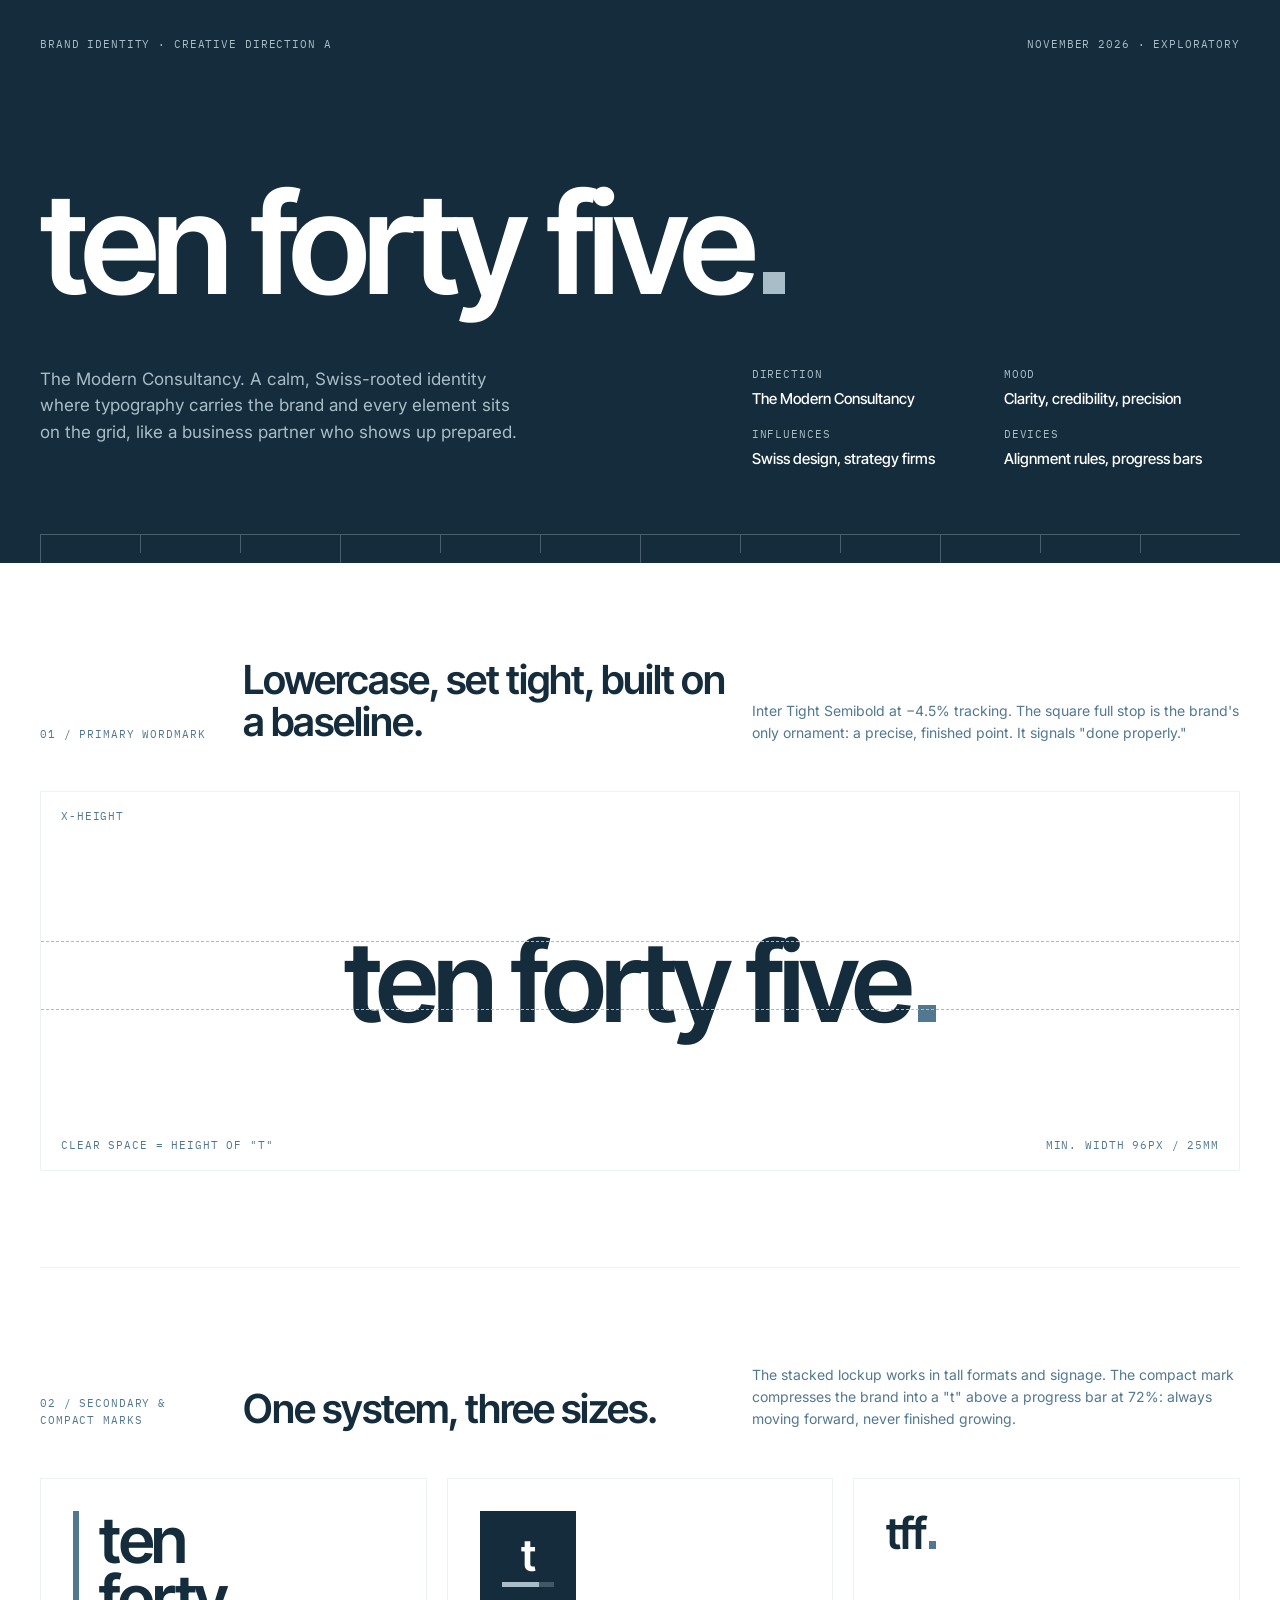
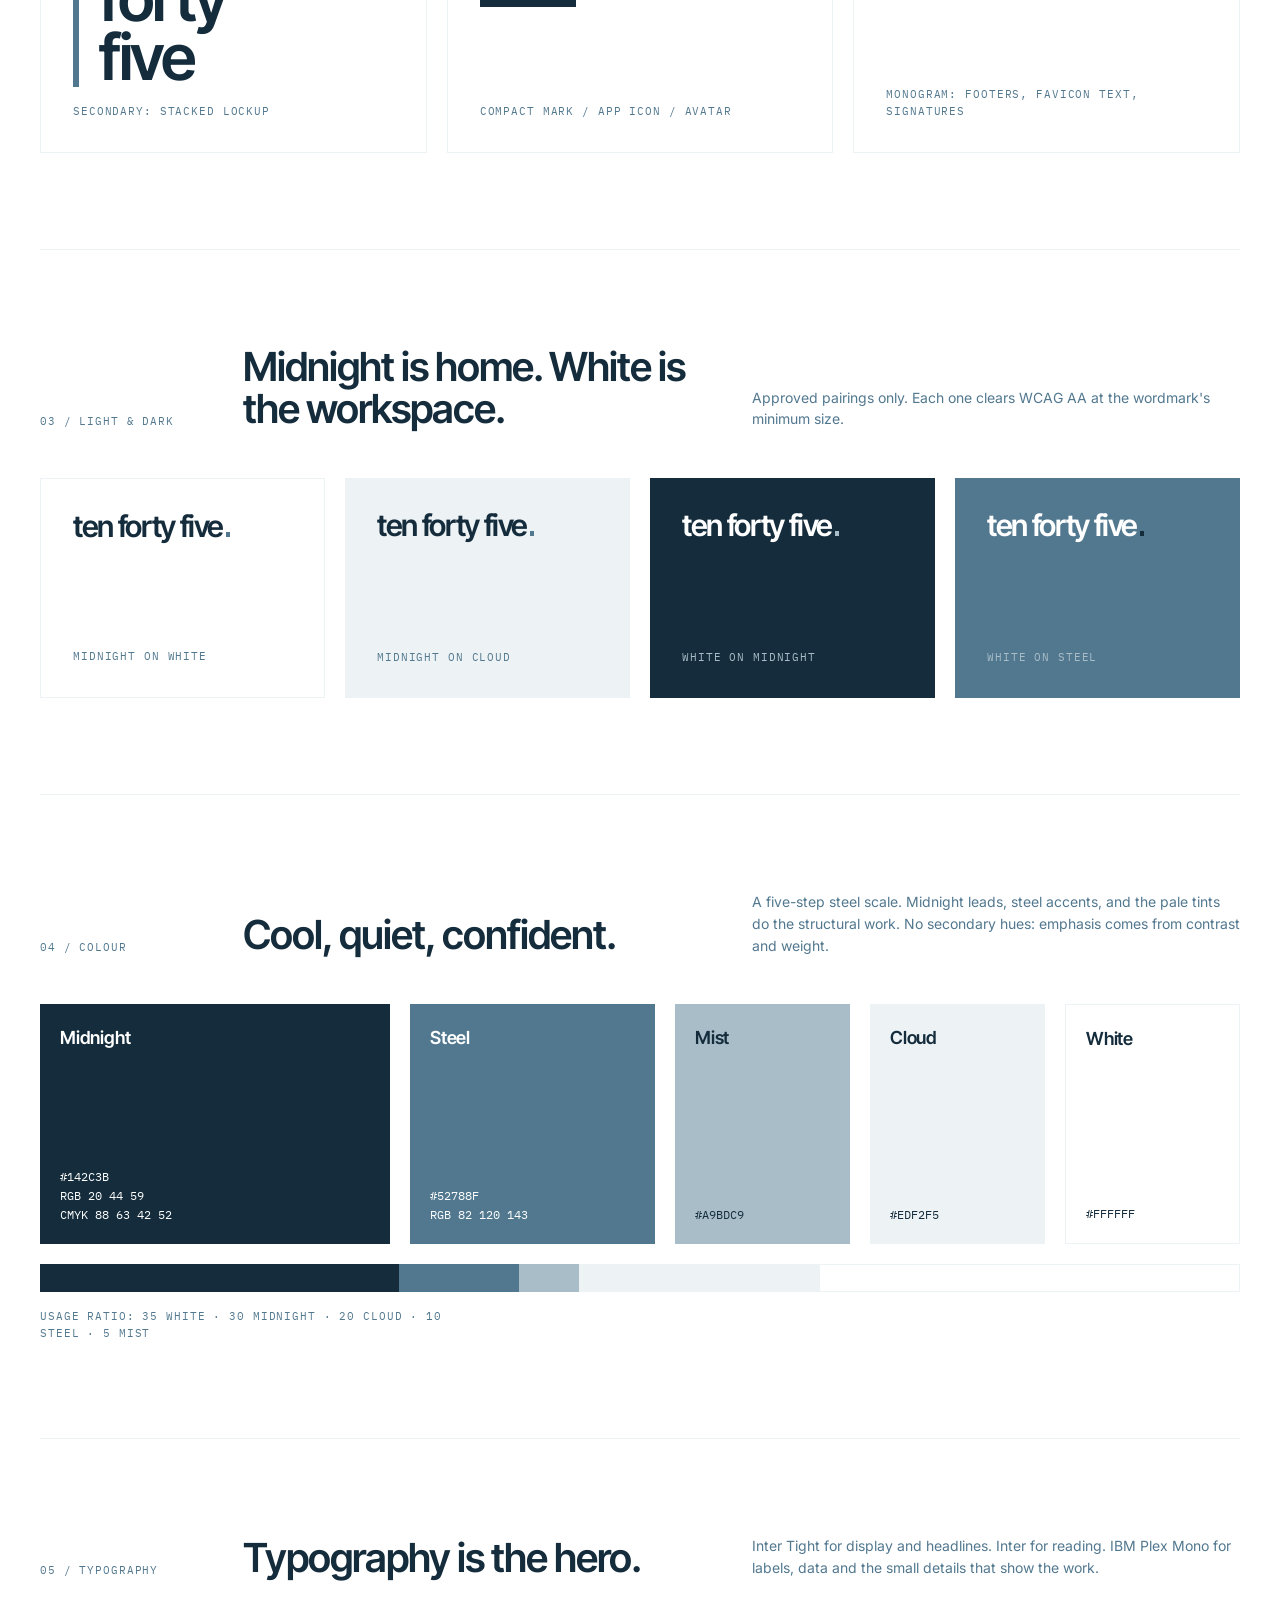
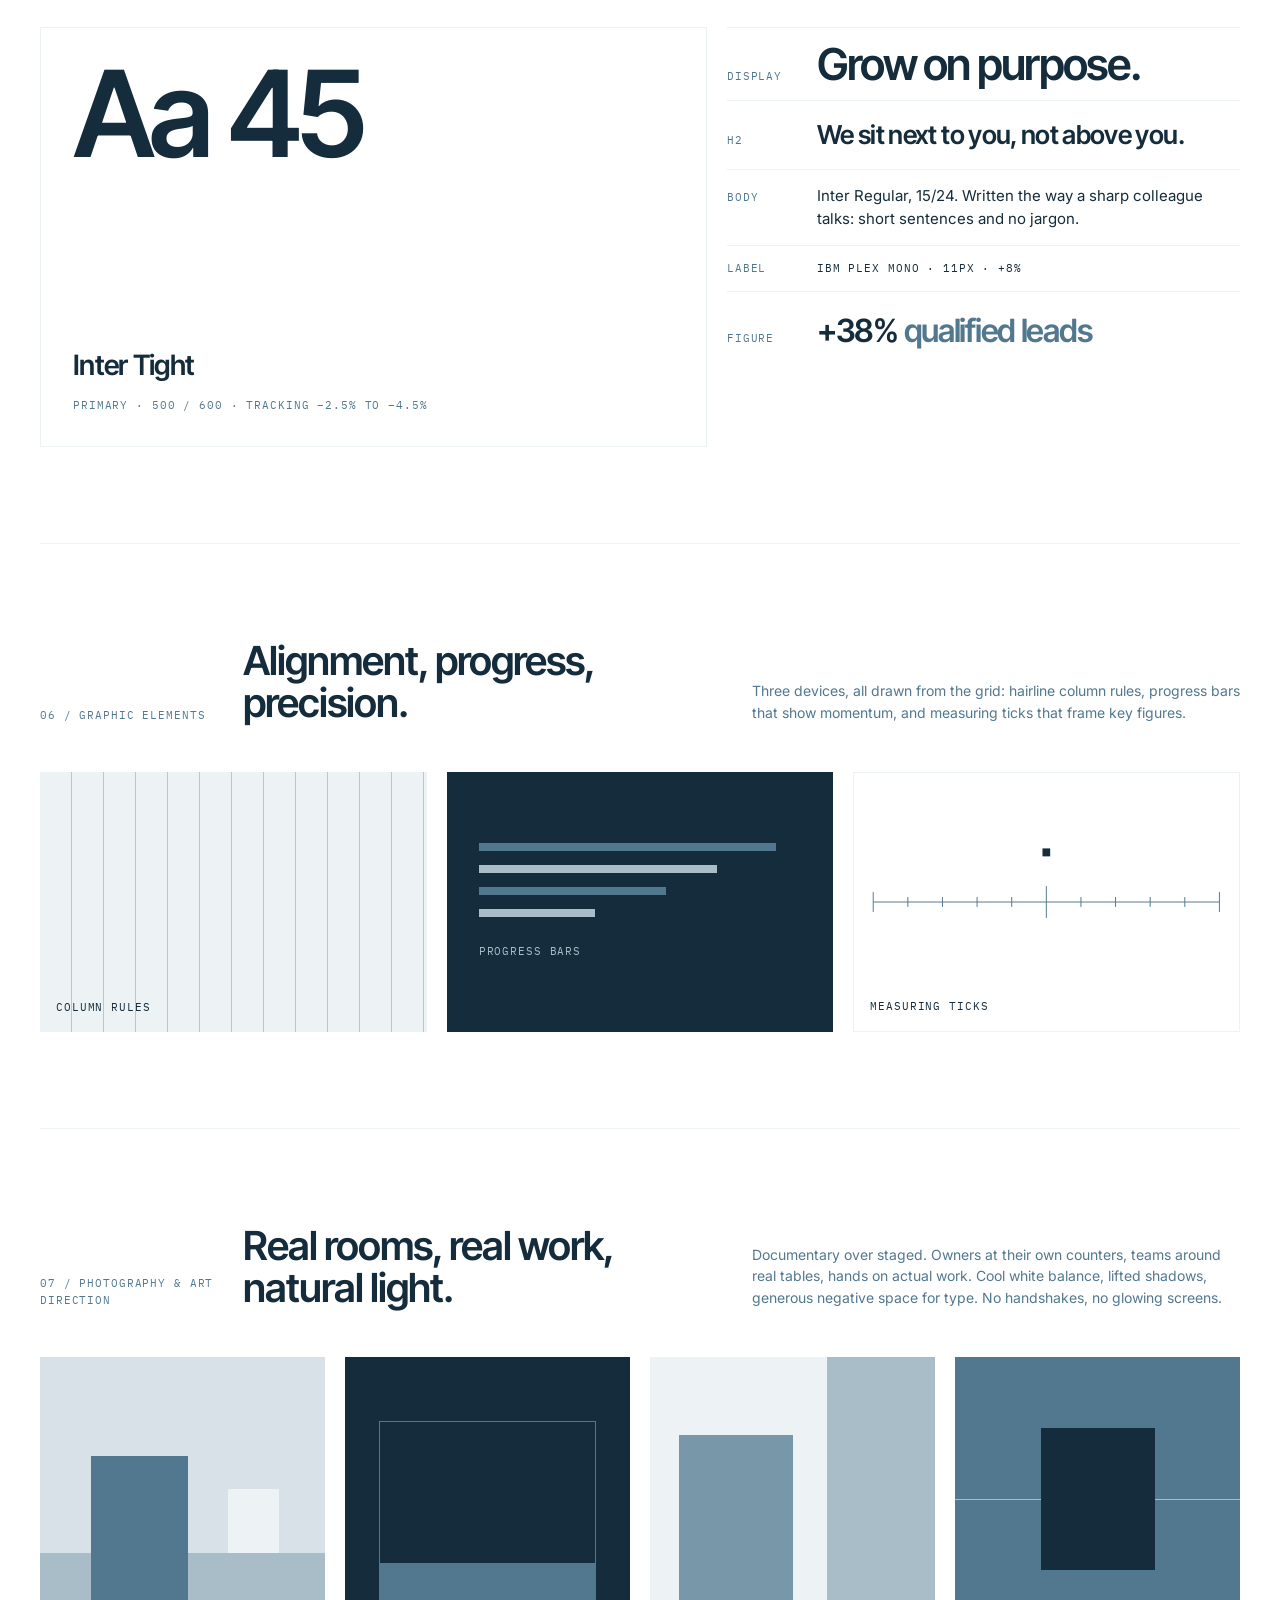
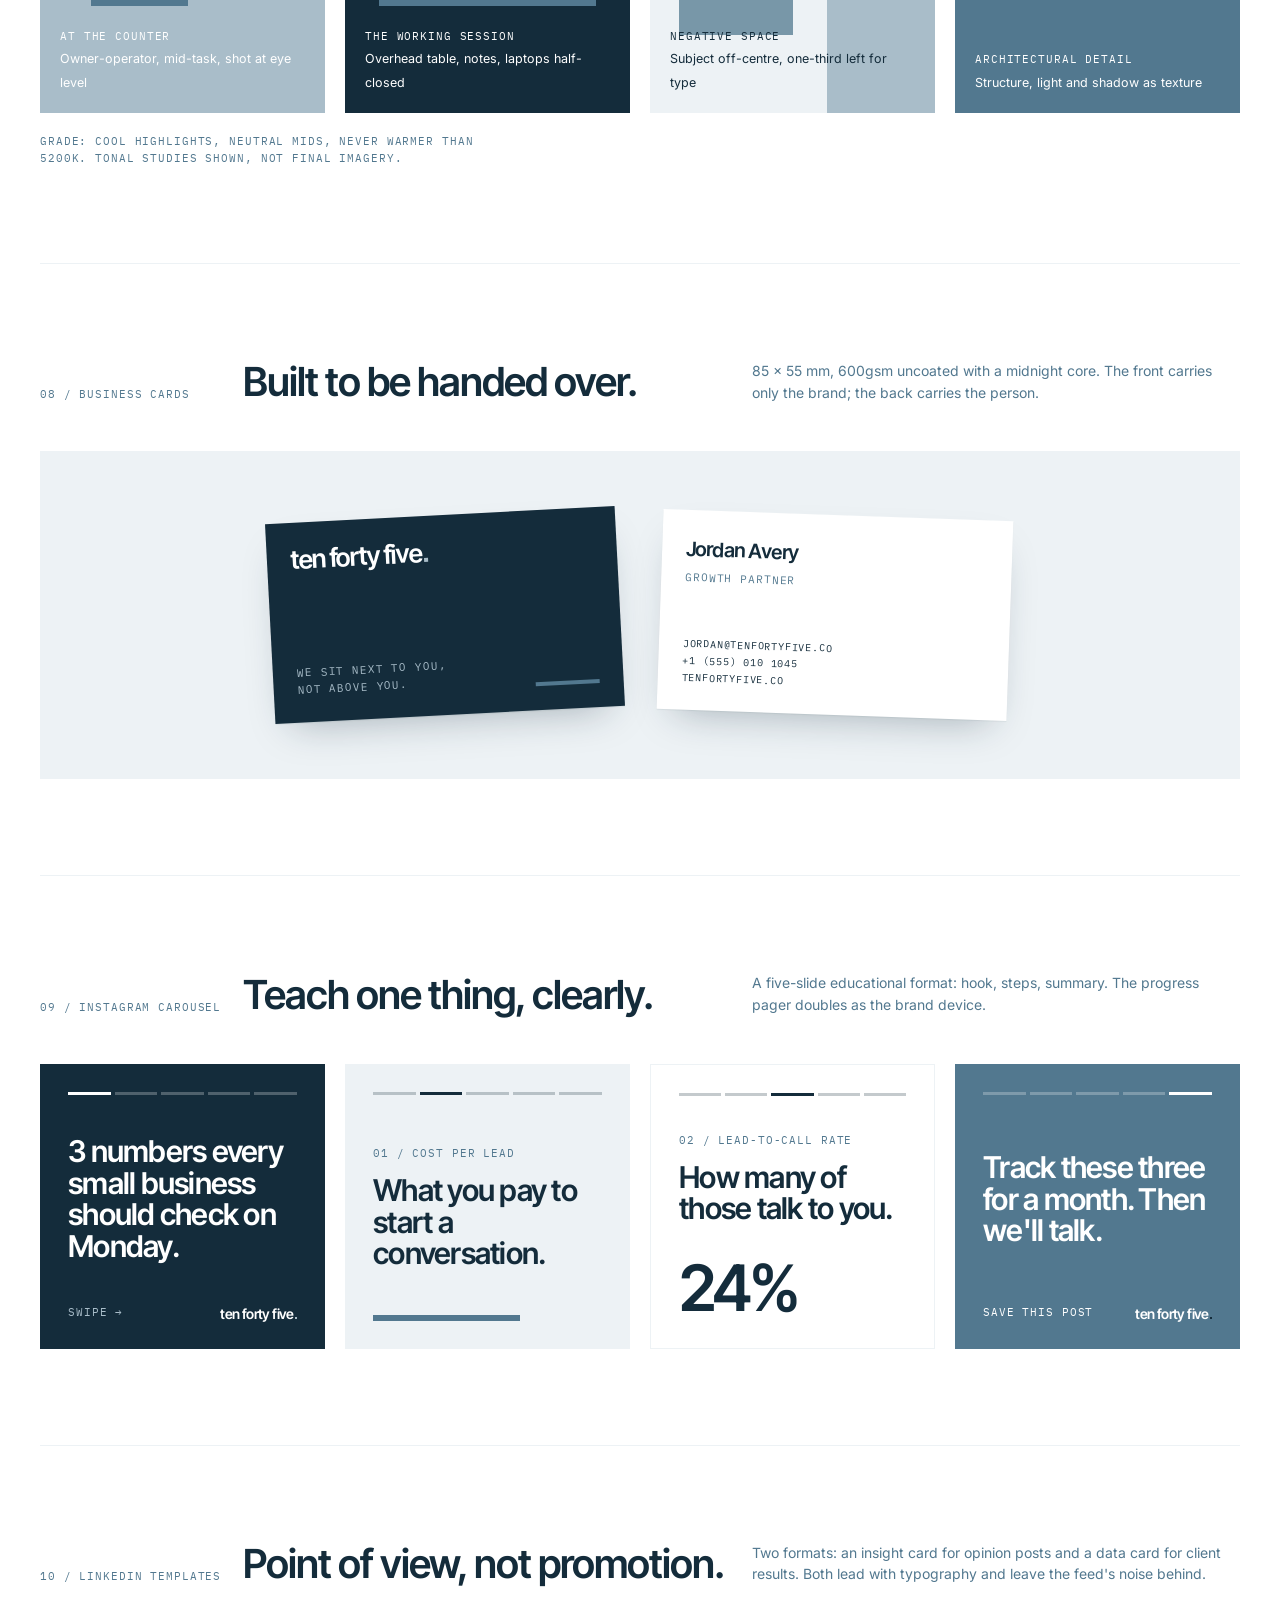
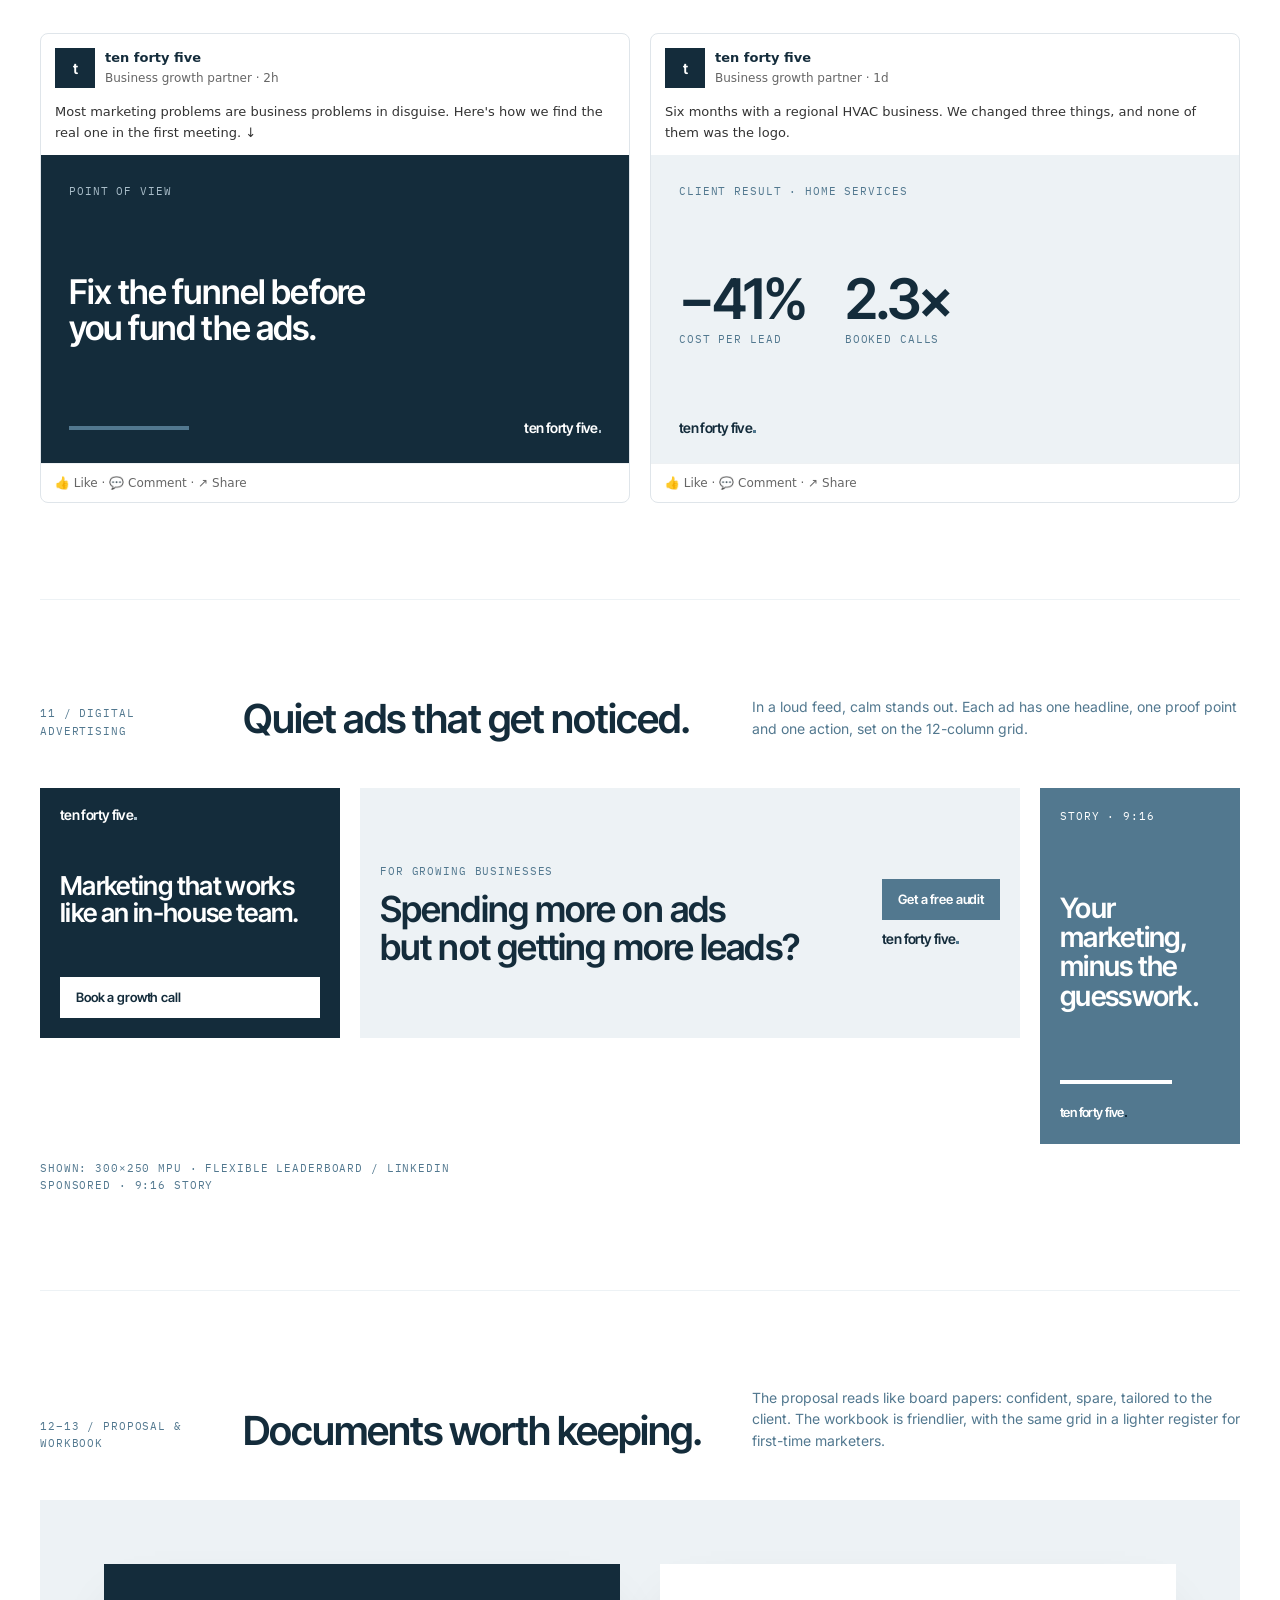
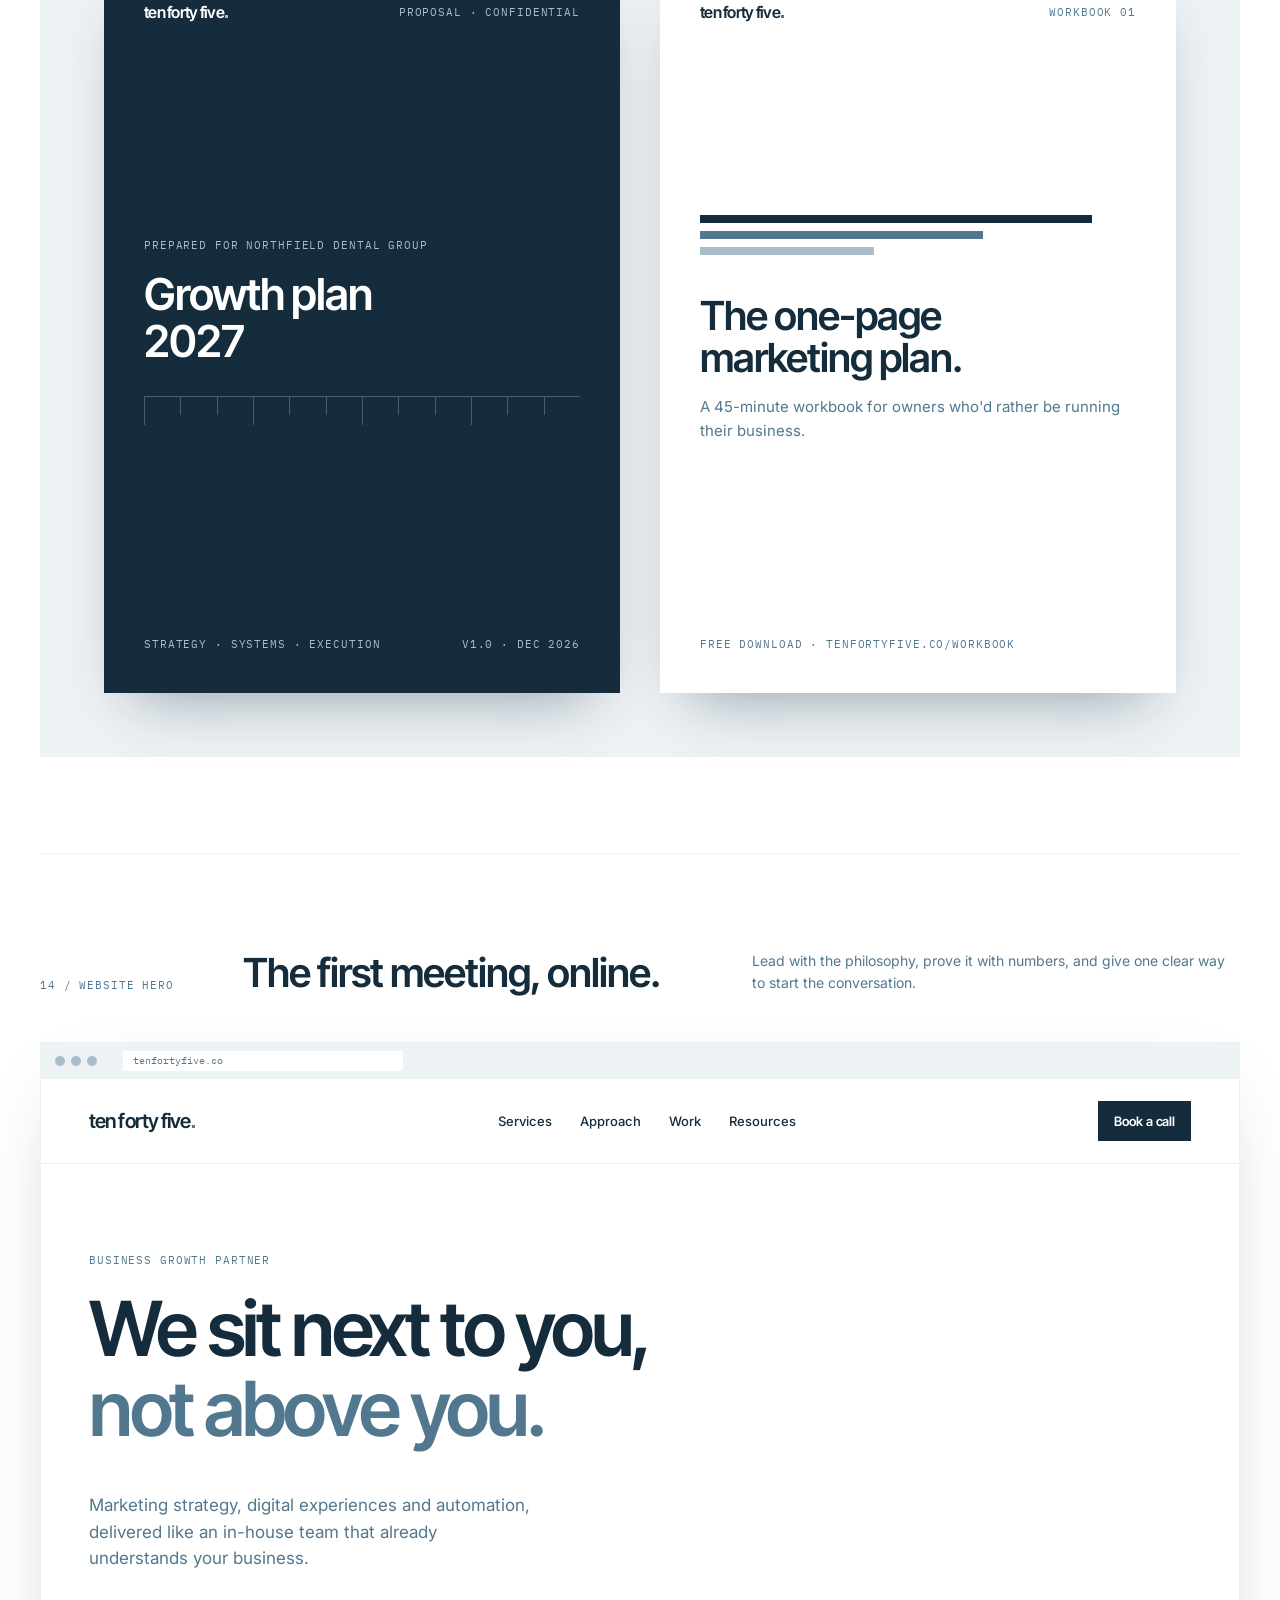
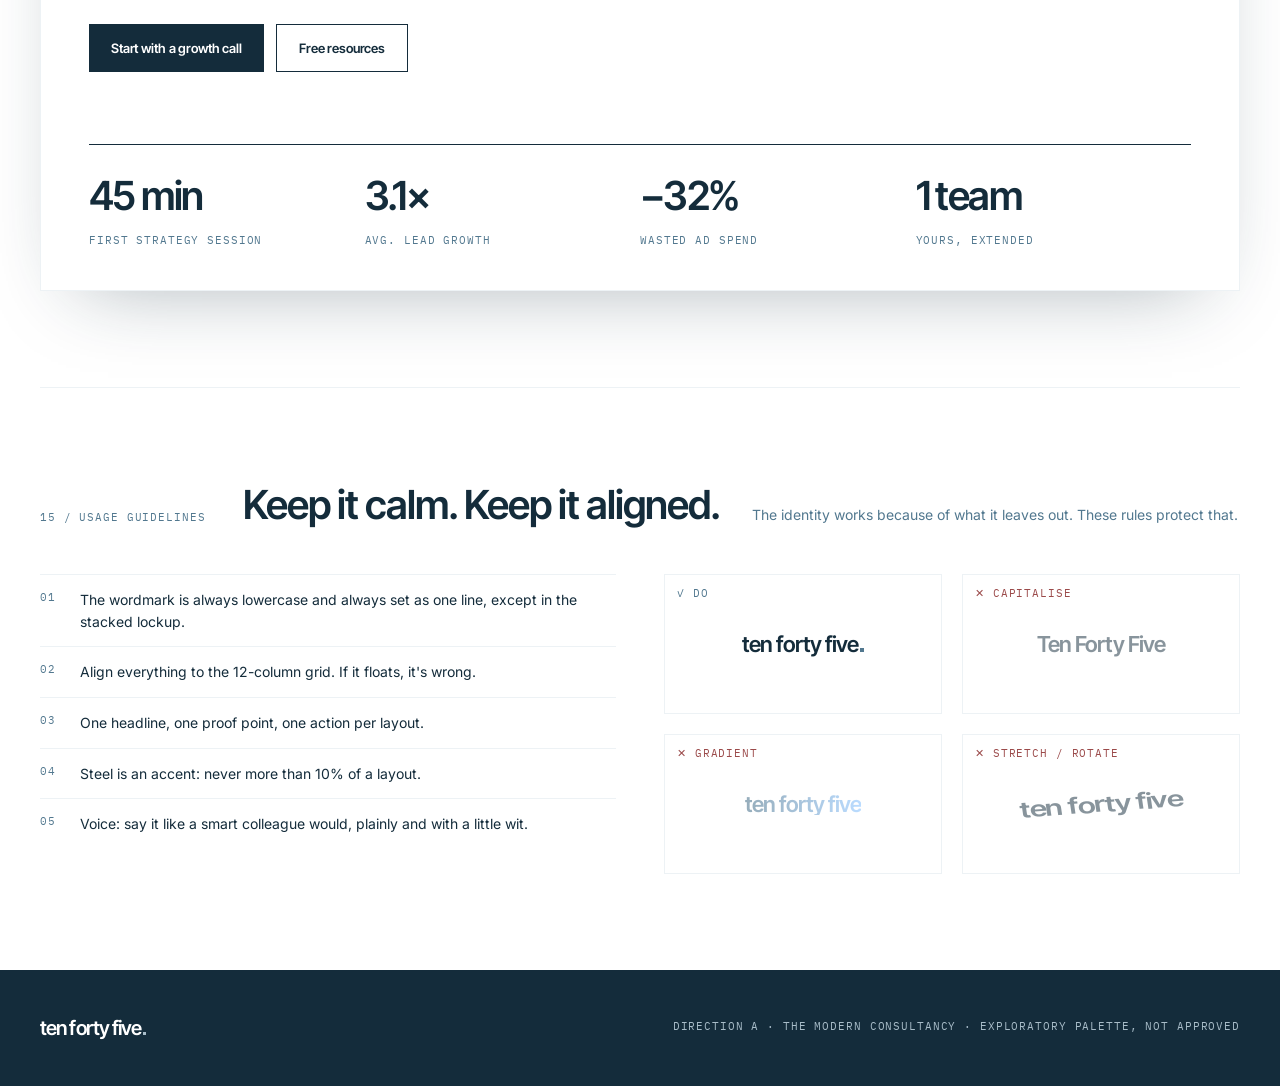
<file: brand-mockups/a-modern-consultancy.html>
<!doctype html>
<html lang="en">
<head>
<meta charset="utf-8">
<meta name="viewport" content="width=device-width, initial-scale=1">
<title>Modern Consultancy Board</title>
<link rel="preconnect" href="https://fonts.googleapis.com">
<link rel="preconnect" href="https://fonts.gstatic.com" crossorigin>
<link href="https://fonts.googleapis.com/css2?family=Inter+Tight:wght@400;500;600;700&family=Inter:wght@400;500;600&family=IBM+Plex+Mono:wght@400;500&display=swap" rel="stylesheet">
<style>
:root{
  --midnight:#142C3B; --steel:#52788F; --mist:#A9BDC9; --cloud:#EDF2F5; --white:#FFFFFF;
  --ink:#142C3B; --muted:#52788F; --rule:#A9BDC9; --bg:#FFFFFF; --panel:#EDF2F5;
  --display:"Inter Tight",system-ui,sans-serif; --body:"Inter",system-ui,sans-serif; --mono:"IBM Plex Mono",ui-monospace,monospace;
}
*{box-sizing:border-box;margin:0;padding:0}
body{background:var(--bg);color:var(--ink);font-family:var(--body);font-size:15px;line-height:1.55;-webkit-font-smoothing:antialiased}
.wrap{max-width:1280px;margin:0 auto;padding:0 40px}
.mono{font-family:var(--mono);font-size:11px;letter-spacing:.08em;text-transform:uppercase}
h1,h2,h3,h4{font-family:var(--display);font-weight:600;letter-spacing:-.025em;line-height:1.05}
p{max-width:62ch}

/* ---------- wordmark ---------- */
.wm{font-family:var(--display);font-weight:600;letter-spacing:-.045em;line-height:1;display:inline-flex;align-items:baseline;gap:.02em;white-space:nowrap}
.wm .dot{display:inline-block;width:.16em;height:.16em;background:var(--steel);margin-left:.06em}
.wm.inv{color:var(--white)} .wm.inv .dot{background:var(--mist)}
.stack{font-family:var(--display);font-weight:600;letter-spacing:-.04em;line-height:.92;display:inline-grid;grid-template-columns:auto auto;column-gap:.32em;align-items:start}
.stack .bar{grid-row:1/4;width:.09em;background:var(--steel);height:100%}
.mark{width:96px;height:96px;background:var(--midnight);display:grid;place-items:center;position:relative}
.mark span{font-family:var(--display);font-weight:600;color:#fff;font-size:44px;letter-spacing:-.05em;line-height:1;transform:translateY(-4px)}
.mark::after{content:"";position:absolute;left:22px;right:22px;bottom:20px;height:5px;background:linear-gradient(90deg,var(--mist) 0 72%,rgba(169,189,201,.3) 72%)}

/* ---------- layout ---------- */
header.cover{background:var(--midnight);color:#fff;padding:36px 0 0;position:relative;overflow:hidden}
.cover .top{display:flex;justify-content:space-between;color:var(--mist)}
.cover .hero{display:grid;grid-template-columns:repeat(12,1fr);gap:20px;padding:120px 0 64px}
.cover .hero .wm{grid-column:1/-1;font-size:clamp(56px,11vw,150px)}
.cover .hero p{grid-column:1/6;color:var(--mist);font-size:17px;margin-top:32px}
.cover .hero .meta{grid-column:8/-1;margin-top:32px;display:grid;grid-template-columns:1fr 1fr;gap:16px;color:var(--mist)}
.cover .hero .meta b{display:block;color:#fff;font-family:var(--display);font-weight:500;font-size:15px;text-transform:none;letter-spacing:0;margin-top:4px}
.ruler{display:grid;grid-template-columns:repeat(12,1fr);border-top:1px solid rgba(169,189,201,.35)}
.ruler i{height:18px;border-left:1px solid rgba(169,189,201,.35)}
.ruler i:nth-child(3n+1){height:28px}

section{padding:96px 0;border-bottom:1px solid var(--cloud)}
.sh{display:grid;grid-template-columns:repeat(12,1fr);gap:20px;margin-bottom:48px;align-items:end}
.sh .n{grid-column:1/3;color:var(--steel)}
.sh h2{grid-column:3/8;font-size:40px}
.sh p{grid-column:8/-1;color:var(--muted);font-size:14px}
.grid{display:grid;gap:20px}
.g2{grid-template-columns:1fr 1fr}.g3{grid-template-columns:repeat(3,1fr)}.g4{grid-template-columns:repeat(4,1fr)}
.tile{background:var(--panel);padding:32px;position:relative;min-height:220px;display:flex;flex-direction:column;justify-content:space-between}
.tile.dark{background:var(--midnight);color:#fff}
.tile.steel{background:var(--steel);color:#fff}
.tile.white{background:#fff;border:1px solid var(--cloud)}
.cap{color:var(--muted);margin-top:16px}
.tile.dark .cap,.tile.steel .cap{color:var(--mist)}

/* 01 */
.primary{background:#fff;border:1px solid var(--cloud);height:380px;display:grid;place-items:center;position:relative}
.primary .wm{font-size:clamp(48px,9vw,112px)}
.primary .guides{position:absolute;inset:0;pointer-events:none}
.primary .guides::before,.primary .guides::after{content:"";position:absolute;left:0;right:0;border-top:1px dashed var(--mist)}
.primary .guides::before{top:calc(50% - 40px)}.primary .guides::after{top:calc(50% + 28px)}
.anno{position:absolute;color:var(--steel)}
/* 04 */
.sw{height:240px;padding:20px;display:flex;flex-direction:column;justify-content:space-between;font-family:var(--mono);font-size:12px}
.sw b{font-family:var(--display);font-size:18px;font-weight:600;letter-spacing:-.01em}
.swgrid{grid-template-columns:2fr 1.4fr 1fr 1fr 1fr}
.ratio{display:flex;height:28px;margin-top:20px}
/* 05 */
.type-spec{display:grid;grid-template-columns:1.3fr 1fr;gap:20px}
.specimen{font-family:var(--display);font-size:120px;font-weight:600;letter-spacing:-.05em;line-height:.9}
.scale div{display:grid;grid-template-columns:90px 1fr;align-items:baseline;border-top:1px solid var(--cloud);padding:14px 0}
/* 06 patterns */
.pat{height:260px;position:relative;overflow:hidden}
.pat-rules{background:repeating-linear-gradient(90deg,transparent 0 31px,rgba(82,120,143,.35) 31px 32px),var(--cloud)}
.pat-progress{background:var(--midnight);padding:32px;display:flex;flex-direction:column;justify-content:center;gap:14px}
.pat-progress i{display:block;height:8px;background:var(--steel)}
.pat-ticks{background:#fff;border:1px solid var(--cloud)}
.pat-ticks svg{position:absolute;inset:0;width:100%;height:100%}
/* 07 photo */
.ph{aspect-ratio:4/5;position:relative;overflow:hidden;display:flex;align-items:flex-end;padding:20px;color:#fff}
.ph .scene{position:absolute;inset:0}
.ph .lbl{position:relative;z-index:2}
/* 08 cards */
.cardstage{background:var(--cloud);padding:64px;display:flex;gap:40px;justify-content:center;align-items:center;flex-wrap:wrap}
.bcard{width:350px;height:200px;padding:24px;display:flex;flex-direction:column;justify-content:space-between;box-shadow:0 1px 1px rgba(20,44,59,.06),0 18px 40px -18px rgba(20,44,59,.35)}
.bcard.f{background:var(--midnight);color:#fff;transform:rotate(-3deg)}
.bcard.b{background:#fff;transform:rotate(2deg)}
/* 09 IG */
.ig{aspect-ratio:1/1;padding:28px;display:flex;flex-direction:column;justify-content:space-between;position:relative;overflow:hidden}
.ig h3{font-size:30px}
.ig .pager{display:flex;gap:4px}.ig .pager i{flex:1;height:3px;background:currentColor;opacity:.25}.ig .pager i.on{opacity:1}
/* 10 LinkedIn */
.li{background:#fff;border:1px solid #dfe5ea;border-radius:8px;overflow:hidden;font-family:system-ui,sans-serif}
.li .hd{display:flex;gap:10px;padding:14px;align-items:center;font-size:13px}
.li .av{width:40px;height:40px;background:var(--midnight);display:grid;place-items:center;color:#fff;font-family:var(--display);font-weight:600;font-size:15px;letter-spacing:-.04em}
.li .body{padding:0 14px 12px;font-size:13px;color:#333}
.li .img{aspect-ratio:1.91/1;padding:28px;display:flex;flex-direction:column;justify-content:space-between}
.li .ft{padding:10px 14px;border-top:1px solid #eef1f3;font-size:12px;color:#666}
/* 11 ads */
.ads{display:grid;grid-template-columns:300px 1fr 200px;gap:20px;align-items:start}
.ad{position:relative;overflow:hidden;display:flex;flex-direction:column;justify-content:space-between;padding:20px}
.btn{display:inline-block;font-family:var(--display);font-weight:600;font-size:13px;padding:10px 16px;background:var(--steel);color:#fff;letter-spacing:-.01em}
.btn.light{background:#fff;color:var(--midnight)}
/* 12/13 covers */
.covers{display:grid;grid-template-columns:1fr 1fr;gap:40px;background:var(--cloud);padding:64px}
.doc{aspect-ratio:1/1.414;padding:40px;display:flex;flex-direction:column;justify-content:space-between;box-shadow:0 30px 60px -30px rgba(20,44,59,.45)}
/* 14 web */
.browser{border:1px solid var(--cloud);box-shadow:0 30px 80px -40px rgba(20,44,59,.4)}
.chrome{height:36px;background:var(--cloud);display:flex;align-items:center;gap:6px;padding:0 14px}
.chrome i{width:10px;height:10px;border-radius:50%;background:var(--mist)}
.chrome .url{margin-left:20px;background:#fff;height:20px;flex:0 0 280px;font-family:var(--mono);font-size:10px;line-height:20px;padding:0 10px;color:var(--steel)}
.site nav{display:flex;justify-content:space-between;align-items:center;padding:22px 48px;border-bottom:1px solid var(--cloud)}
.site nav ul{display:flex;gap:28px;list-style:none;font-size:13px;font-weight:500}
.site .h{display:grid;grid-template-columns:repeat(12,1fr);gap:20px;padding:88px 48px 0}
.site .h h1{grid-column:1/9;font-size:76px;letter-spacing:-.045em}
.site .h h1 em{font-style:normal;color:var(--steel)}
.site .h p{grid-column:1/6;font-size:17px;color:var(--muted);margin-top:24px}
.site .h .cta{grid-column:1/-1;display:flex;gap:12px;margin-top:32px}
.site .stats{display:grid;grid-template-columns:repeat(4,1fr);margin:72px 48px 0;border-top:1px solid var(--midnight)}
.site .stats div{padding:20px 20px 40px 0}
.site .stats b{font-family:var(--display);font-size:40px;font-weight:600;letter-spacing:-.04em;display:block}
/* 15 */
.rules li{list-style:none;border-top:1px solid var(--cloud);padding:14px 0;display:grid;grid-template-columns:40px 1fr;font-size:14px}
.dd{height:140px;display:grid;place-items:center;border:1px solid var(--cloud);position:relative}
.dd .x{position:absolute;top:10px;left:12px}
footer{background:var(--midnight);color:var(--mist);padding:48px 0}

@media (max-width:900px){
  .wrap{padding:0 16px}
  .g2,.g3,.g4,.type-spec,.ads,.covers{grid-template-columns:1fr}
  .sh h2,.sh p,.sh .n,.cover .hero p,.cover .hero .meta{grid-column:1/-1}
  .covers,.cardstage{padding:24px}
  .specimen{font-size:72px}
  .site .h h1{font-size:40px;grid-column:1/-1}.site .h p{grid-column:1/-1}
  .site nav ul{display:none}.site .h,.site nav{padding-left:20px;padding-right:20px}.site .stats{margin:40px 20px 0;grid-template-columns:1fr 1fr}
  .bcard{width:100%;max-width:350px}
  .swgrid{grid-template-columns:1fr 1fr}.sw{height:160px}
  .ad{width:100%!important;max-width:300px;height:auto!important;min-height:250px;flex-direction:column!important;align-items:flex-start!important}.ad h3{font-size:26px!important}
  .cover .hero .meta{grid-template-columns:1fr}
}
</style>
</head>
<body>

<header class="cover">
  <div class="wrap">
    <div class="top mono"><span>Brand identity · Creative direction A</span><span>November 2026 · Exploratory</span></div>
    <div class="hero">
      <div class="wm inv">ten forty five<span class="dot"></span></div>
      <p>The Modern Consultancy. A calm, Swiss-rooted identity where typography carries the brand and every element sits on the grid, like a business partner who shows up prepared.</p>
      <div class="meta mono">
        <div>Direction<b>The Modern Consultancy</b></div>
        <div>Mood<b>Clarity, credibility, precision</b></div>
        <div>Influences<b>Swiss design, strategy firms</b></div>
        <div>Devices<b>Alignment rules, progress bars</b></div>
      </div>
    </div>
  </div>
  <div class="wrap"><div class="ruler"><i></i><i></i><i></i><i></i><i></i><i></i><i></i><i></i><i></i><i></i><i></i><i></i></div></div>
</header>

<main class="wrap">

<!-- 01 -->
<section>
  <div class="sh"><span class="n mono">01 / Primary wordmark</span><h2>Lowercase, set tight, built on a baseline.</h2><p>Inter Tight Semibold at −4.5% tracking. The square full stop is the brand's only ornament: a precise, finished point. It signals "done properly."</p></div>
  <div class="primary">
    <div class="guides"></div>
    <div class="wm">ten forty five<span class="dot"></span></div>
    <span class="anno mono" style="top:16px;left:20px">x-height</span>
    <span class="anno mono" style="bottom:16px;left:20px">Clear space = height of "t"</span>
    <span class="anno mono" style="bottom:16px;right:20px">Min. width 96px / 25mm</span>
  </div>
</section>

<!-- 02 -->
<section>
  <div class="sh"><span class="n mono">02 / Secondary &amp; compact marks</span><h2>One system, three sizes.</h2><p>The stacked lockup works in tall formats and signage. The compact mark compresses the brand into a "t" above a progress bar at 72%: always moving forward, never finished growing.</p></div>
  <div class="grid g3">
    <div class="tile white" style="align-items:flex-start">
      <div class="stack" style="font-size:64px"><span class="bar"></span><span>ten</span><span>forty</span><span>five</span></div>
      <span class="cap mono">Secondary: stacked lockup</span>
    </div>
    <div class="tile white" style="align-items:flex-start">
      <div class="mark"><span>t</span></div>
      <span class="cap mono">Compact mark / app icon / avatar</span>
    </div>
    <div class="tile white" style="align-items:flex-start">
      <div class="wm" style="font-size:44px">tff<span class="dot"></span></div>
      <span class="cap mono">Monogram: footers, favicon text, signatures</span>
    </div>
  </div>
</section>

<!-- 03 -->
<section>
  <div class="sh"><span class="n mono">03 / Light &amp; dark</span><h2>Midnight is home. White is the workspace.</h2><p>Approved pairings only. Each one clears WCAG AA at the wordmark's minimum size.</p></div>
  <div class="grid g4">
    <div class="tile white"><div class="wm" style="font-size:30px">ten forty five<span class="dot"></span></div><span class="cap mono">Midnight on white</span></div>
    <div class="tile"><div class="wm" style="font-size:30px">ten forty five<span class="dot"></span></div><span class="cap mono">Midnight on cloud</span></div>
    <div class="tile dark"><div class="wm inv" style="font-size:30px">ten forty five<span class="dot"></span></div><span class="cap mono">White on midnight</span></div>
    <div class="tile steel"><div class="wm inv" style="font-size:30px">ten forty five<span class="dot" style="background:var(--midnight)"></span></div><span class="cap mono">White on steel</span></div>
  </div>
</section>

<!-- 04 -->
<section>
  <div class="sh"><span class="n mono">04 / Colour</span><h2>Cool, quiet, confident.</h2><p>A five-step steel scale. Midnight leads, steel accents, and the pale tints do the structural work. No secondary hues: emphasis comes from contrast and weight.</p></div>
  <div class="grid swgrid">
    <div class="sw" style="background:#142C3B;color:#fff"><b>Midnight</b><span>#142C3B<br>RGB 20 44 59<br>CMYK 88 63 42 52</span></div>
    <div class="sw" style="background:#52788F;color:#fff"><b>Steel</b><span>#52788F<br>RGB 82 120 143</span></div>
    <div class="sw" style="background:#A9BDC9"><b>Mist</b><span>#A9BDC9</span></div>
    <div class="sw" style="background:#EDF2F5"><b>Cloud</b><span>#EDF2F5</span></div>
    <div class="sw" style="background:#fff;border:1px solid #EDF2F5"><b>White</b><span>#FFFFFF</span></div>
  </div>
  <div class="ratio"><i style="flex:30;background:#142C3B"></i><i style="flex:10;background:#52788F"></i><i style="flex:5;background:#A9BDC9"></i><i style="flex:20;background:#EDF2F5"></i><i style="flex:35;background:#fff;border:1px solid #EDF2F5"></i></div>
  <p class="cap mono">Usage ratio: 35 white · 30 midnight · 20 cloud · 10 steel · 5 mist</p>
</section>

<!-- 05 -->
<section>
  <div class="sh"><span class="n mono">05 / Typography</span><h2>Typography is the hero.</h2><p>Inter Tight for display and headlines. Inter for reading. IBM Plex Mono for labels, data and the small details that show the work.</p></div>
  <div class="type-spec">
    <div class="tile white" style="min-height:420px">
      <div class="specimen">Aa 45</div>
      <div><h3 style="font-size:28px">Inter Tight</h3><p class="cap mono">Primary · 500 / 600 · tracking −2.5% to −4.5%</p></div>
    </div>
    <div class="scale">
      <div><span class="mono" style="color:var(--steel)">Display</span><span style="font-family:var(--display);font-size:44px;font-weight:600;letter-spacing:-.04em;line-height:1">Grow on purpose.</span></div>
      <div><span class="mono" style="color:var(--steel)">H2</span><span style="font-family:var(--display);font-size:26px;font-weight:600;letter-spacing:-.025em">We sit next to you, not above you.</span></div>
      <div><span class="mono" style="color:var(--steel)">Body</span><span>Inter Regular, 15/24. Written the way a sharp colleague talks: short sentences and no jargon.</span></div>
      <div><span class="mono" style="color:var(--steel)">Label</span><span class="mono">IBM Plex Mono · 11px · +8%</span></div>
      <div><span class="mono" style="color:var(--steel)">Figure</span><span style="font-family:var(--display);font-size:32px;font-weight:600;letter-spacing:-.04em">+38% <span style="color:var(--steel)">qualified leads</span></span></div>
    </div>
  </div>
</section>

<!-- 06 -->
<section>
  <div class="sh"><span class="n mono">06 / Graphic elements</span><h2>Alignment, progress, precision.</h2><p>Three devices, all drawn from the grid: hairline column rules, progress bars that show momentum, and measuring ticks that frame key figures.</p></div>
  <div class="grid g3">
    <div class="pat pat-rules"><span class="mono" style="position:absolute;bottom:16px;left:16px;color:var(--midnight)">Column rules</span></div>
    <div class="pat pat-progress">
      <i style="width:92%"></i><i style="width:74%;background:var(--mist)"></i><i style="width:58%"></i><i style="width:36%;background:var(--mist)"></i>
      <span class="mono" style="color:var(--mist);margin-top:12px">Progress bars</span>
    </div>
    <div class="pat pat-ticks">
      <svg viewBox="0 0 400 260" preserveAspectRatio="none" aria-hidden="true">
        <g stroke="#52788F" stroke-width="1">
          <line x1="20" y1="130" x2="380" y2="130"/>
          <g id="t"><line x1="20" y1="120" x2="20" y2="140"/><line x1="56" y1="125" x2="56" y2="135"/><line x1="92" y1="125" x2="92" y2="135"/><line x1="128" y1="125" x2="128" y2="135"/><line x1="164" y1="125" x2="164" y2="135"/><line x1="200" y1="114" x2="200" y2="146"/><line x1="236" y1="125" x2="236" y2="135"/><line x1="272" y1="125" x2="272" y2="135"/><line x1="308" y1="125" x2="308" y2="135"/><line x1="344" y1="125" x2="344" y2="135"/><line x1="380" y1="120" x2="380" y2="140"/></g>
        </g>
        <rect x="196" y="76" width="8" height="8" fill="#142C3B"/>
      </svg>
      <span class="mono" style="position:absolute;bottom:16px;left:16px;color:var(--midnight)">Measuring ticks</span>
    </div>
  </div>
</section>

<!-- 07 -->
<section>
  <div class="sh"><span class="n mono">07 / Photography &amp; art direction</span><h2>Real rooms, real work, natural light.</h2><p>Documentary over staged. Owners at their own counters, teams around real tables, hands on actual work. Cool white balance, lifted shadows, generous negative space for type. No handshakes, no glowing screens.</p></div>
  <div class="grid g4">
    <div class="ph"><div class="scene" style="background:linear-gradient(180deg,#d7e1e7 0 55%,#a9bdc9 55% 100%)"><div style="position:absolute;left:18%;bottom:30%;width:34%;height:42%;background:#52788F"></div><div style="position:absolute;right:16%;bottom:45%;width:18%;height:18%;background:#EDF2F5"></div></div><div class="lbl"><span class="mono">At the counter</span><br><small>Owner-operator, mid-task, shot at eye level</small></div></div>
    <div class="ph"><div class="scene" style="background:#142C3B"><div style="position:absolute;inset:18% 12% 30%;border:1px solid #52788F"></div><div style="position:absolute;left:12%;right:12%;bottom:30%;height:12%;background:#52788F"></div></div><div class="lbl"><span class="mono">The working session</span><br><small>Overhead table, notes, laptops half-closed</small></div></div>
    <div class="ph"><div class="scene" style="background:linear-gradient(90deg,#EDF2F5 0 62%,#A9BDC9 62%)"><div style="position:absolute;left:10%;top:22%;width:40%;height:56%;background:#52788F;opacity:.75"></div></div><div class="lbl" style="color:var(--midnight)"><span class="mono">Negative space</span><br><small>Subject off-centre, one-third left for type</small></div></div>
    <div class="ph"><div class="scene" style="background:#52788F"><div style="position:absolute;left:0;right:0;top:40%;height:1px;background:#A9BDC9"></div><div style="position:absolute;left:30%;top:20%;width:40%;height:40%;background:#142C3B"></div></div><div class="lbl"><span class="mono">Architectural detail</span><br><small>Structure, light and shadow as texture</small></div></div>
  </div>
  <p class="cap mono" style="margin-top:20px">Grade: cool highlights, neutral mids, never warmer than 5200K. Tonal studies shown, not final imagery.</p>
</section>

<!-- 08 -->
<section>
  <div class="sh"><span class="n mono">08 / Business cards</span><h2>Built to be handed over.</h2><p>85 × 55 mm, 600gsm uncoated with a midnight core. The front carries only the brand; the back carries the person.</p></div>
  <div class="cardstage">
    <div class="bcard f"><div class="wm inv" style="font-size:26px">ten forty five<span class="dot"></span></div><div style="display:flex;justify-content:space-between;align-items:flex-end"><span class="mono" style="color:var(--mist)">We sit next to you,<br>not above you.</span><span style="display:block;width:64px;height:4px;background:var(--steel)"></span></div></div>
    <div class="bcard b"><div><div style="font-family:var(--display);font-weight:600;font-size:20px;letter-spacing:-.025em">Jordan Avery</div><div class="mono" style="color:var(--steel);margin-top:4px">Growth Partner</div></div><div class="mono" style="font-size:10px;line-height:1.7;color:var(--midnight)">jordan@tenfortyfive.co<br>+1 (555) 010 1045<br>tenfortyfive.co</div></div>
  </div>
</section>

<!-- 09 -->
<section>
  <div class="sh"><span class="n mono">09 / Instagram carousel</span><h2>Teach one thing, clearly.</h2><p>A five-slide educational format: hook, steps, summary. The progress pager doubles as the brand device.</p></div>
  <div class="grid g4">
    <div class="ig" style="background:var(--midnight);color:#fff"><div class="pager"><i class="on"></i><i></i><i></i><i></i><i></i></div><h3>3 numbers every small business should check on Monday.</h3><div style="display:flex;justify-content:space-between;align-items:flex-end"><span class="mono" style="color:var(--mist)">Swipe →</span><span class="wm inv" style="font-size:14px">ten forty five<span class="dot"></span></span></div></div>
    <div class="ig" style="background:var(--cloud)"><div class="pager"><i></i><i class="on"></i><i></i><i></i><i></i></div><div><span class="mono" style="color:var(--steel)">01 / Cost per lead</span><h3 style="margin-top:12px">What you pay to start a conversation.</h3></div><div style="height:6px;background:var(--steel);width:64%"></div></div>
    <div class="ig" style="background:#fff;border:1px solid var(--cloud)"><div class="pager"><i></i><i></i><i class="on"></i><i></i><i></i></div><div><span class="mono" style="color:var(--steel)">02 / Lead-to-call rate</span><h3 style="margin-top:12px">How many of those talk to you.</h3></div><div style="font-family:var(--display);font-size:64px;font-weight:600;letter-spacing:-.05em;line-height:1">24%</div></div>
    <div class="ig" style="background:var(--steel);color:#fff"><div class="pager"><i></i><i></i><i></i><i></i><i class="on"></i></div><h3>Track these three for a month. Then we'll talk.</h3><div style="display:flex;justify-content:space-between;align-items:flex-end"><span class="mono">Save this post</span><span class="wm inv" style="font-size:14px">ten forty five<span class="dot" style="background:var(--midnight)"></span></span></div></div>
  </div>
</section>

<!-- 10 -->
<section>
  <div class="sh"><span class="n mono">10 / LinkedIn templates</span><h2>Point of view, not promotion.</h2><p>Two formats: an insight card for opinion posts and a data card for client results. Both lead with typography and leave the feed's noise behind.</p></div>
  <div class="grid g2">
    <div class="li"><div class="hd"><div class="av">t</div><div><b>ten forty five</b><br><span style="color:#666;font-size:12px">Business growth partner · 2h</span></div></div><div class="body">Most marketing problems are business problems in disguise. Here's how we find the real one in the first meeting. ↓</div>
      <div class="img" style="background:var(--midnight);color:#fff"><span class="mono" style="color:var(--mist)">Point of view</span><h3 style="font-size:34px">Fix the funnel before<br>you fund the ads.</h3><div style="display:flex;justify-content:space-between;align-items:center"><span style="width:120px;height:4px;background:var(--steel)"></span><span class="wm inv" style="font-size:14px">ten forty five<span class="dot"></span></span></div></div>
      <div class="ft">👍 Like · 💬 Comment · ↗ Share</div></div>
    <div class="li"><div class="hd"><div class="av">t</div><div><b>ten forty five</b><br><span style="color:#666;font-size:12px">Business growth partner · 1d</span></div></div><div class="body">Six months with a regional HVAC business. We changed three things, and none of them was the logo.</div>
      <div class="img" style="background:var(--cloud)"><span class="mono" style="color:var(--steel)">Client result · Home services</span><div style="display:flex;gap:40px;align-items:flex-end"><div><div style="font-family:var(--display);font-size:56px;font-weight:600;letter-spacing:-.05em;line-height:1">−41%</div><span class="mono" style="color:var(--steel)">Cost per lead</span></div><div><div style="font-family:var(--display);font-size:56px;font-weight:600;letter-spacing:-.05em;line-height:1">2.3×</div><span class="mono" style="color:var(--steel)">Booked calls</span></div></div><span class="wm" style="font-size:14px">ten forty five<span class="dot"></span></span></div>
      <div class="ft">👍 Like · 💬 Comment · ↗ Share</div></div>
  </div>
</section>

<!-- 11 -->
<section>
  <div class="sh"><span class="n mono">11 / Digital advertising</span><h2>Quiet ads that get noticed.</h2><p>In a loud feed, calm stands out. Each ad has one headline, one proof point and one action, set on the 12-column grid.</p></div>
  <div class="ads">
    <div class="ad" style="width:300px;height:250px;background:var(--midnight);color:#fff"><span class="wm inv" style="font-size:14px">ten forty five<span class="dot"></span></span><h3 style="font-size:26px">Marketing that works like an in-house team.</h3><span class="btn light">Book a growth call</span></div>
    <div class="ad" style="height:250px;background:var(--cloud);flex-direction:row;align-items:center;gap:32px"><div style="flex:1"><span class="mono" style="color:var(--steel)">For growing businesses</span><h3 style="font-size:36px;margin-top:10px">Spending more on ads<br>but not getting more leads?</h3></div><div style="display:flex;flex-direction:column;gap:12px;align-items:flex-start"><span class="btn">Get a free audit</span><span class="wm" style="font-size:14px">ten forty five<span class="dot"></span></span></div></div>
    <div class="ad" style="width:200px;height:356px;background:var(--steel);color:#fff"><span class="mono">Story · 9:16</span><h3 style="font-size:28px">Your marketing,<br>minus the guesswork.</h3><div><div style="height:4px;background:#fff;width:70%;margin-bottom:16px"></div><span class="wm inv" style="font-size:13px">ten forty five<span class="dot" style="background:var(--midnight)"></span></span></div></div>
  </div>
  <p class="cap mono" style="margin-top:16px">Shown: 300×250 MPU · flexible leaderboard / LinkedIn sponsored · 9:16 story</p>
</section>

<!-- 12 / 13 -->
<section>
  <div class="sh"><span class="n mono">12–13 / Proposal &amp; workbook</span><h2>Documents worth keeping.</h2><p>The proposal reads like board papers: confident, spare, tailored to the client. The workbook is friendlier, with the same grid in a lighter register for first-time marketers.</p></div>
  <div class="covers">
    <div class="doc" style="background:var(--midnight);color:#fff">
      <div style="display:flex;justify-content:space-between"><span class="wm inv" style="font-size:16px">ten forty five<span class="dot"></span></span><span class="mono" style="color:var(--mist)">Proposal · Confidential</span></div>
      <div><span class="mono" style="color:var(--mist)">Prepared for Northfield Dental Group</span><h2 style="font-size:44px;margin-top:16px">Growth plan<br>2027</h2><div class="ruler" style="margin-top:32px"><i></i><i></i><i></i><i></i><i></i><i></i><i></i><i></i><i></i><i></i><i></i><i></i></div></div>
      <div class="mono" style="color:var(--mist);display:flex;justify-content:space-between"><span>Strategy · Systems · Execution</span><span>v1.0 · Dec 2026</span></div>
    </div>
    <div class="doc" style="background:#fff">
      <div style="display:flex;justify-content:space-between"><span class="wm" style="font-size:16px">ten forty five<span class="dot"></span></span><span class="mono" style="color:var(--steel)">Workbook 01</span></div>
      <div><div style="display:flex;flex-direction:column;gap:8px;margin-bottom:40px"><i style="height:8px;background:var(--midnight);width:90%"></i><i style="height:8px;background:var(--steel);width:65%"></i><i style="height:8px;background:var(--mist);width:40%"></i></div><h2 style="font-size:40px">The one-page<br>marketing plan.</h2><p style="color:var(--muted);margin-top:16px">A 45-minute workbook for owners who'd rather be running their business.</p></div>
      <div class="mono" style="color:var(--steel)">Free download · tenfortyfive.co/workbook</div>
    </div>
  </div>
</section>

<!-- 14 -->
<section>
  <div class="sh"><span class="n mono">14 / Website hero</span><h2>The first meeting, online.</h2><p>Lead with the philosophy, prove it with numbers, and give one clear way to start the conversation.</p></div>
  <div class="browser">
    <div class="chrome"><i></i><i></i><i></i><span class="url">tenfortyfive.co</span></div>
    <div class="site">
      <nav><span class="wm" style="font-size:20px">ten forty five<span class="dot"></span></span><ul><li>Services</li><li>Approach</li><li>Work</li><li>Resources</li></ul><span class="btn" style="background:var(--midnight)">Book a call</span></nav>
      <div class="h">
        <span class="mono" style="grid-column:1/-1;color:var(--steel)">Business growth partner</span>
        <h1>We sit next to you,<br><em>not above you.</em></h1>
        <p>Marketing strategy, digital experiences and automation, delivered like an in-house team that already understands your business.</p>
        <div class="cta"><span class="btn" style="background:var(--midnight);padding:14px 22px">Start with a growth call</span><span class="btn" style="background:transparent;color:var(--midnight);border:1px solid var(--midnight);padding:13px 22px">Free resources</span></div>
      </div>
      <div class="stats">
        <div><b>45 min</b><span class="mono" style="color:var(--steel)">First strategy session</span></div>
        <div><b>3.1×</b><span class="mono" style="color:var(--steel)">Avg. lead growth</span></div>
        <div><b>−32%</b><span class="mono" style="color:var(--steel)">Wasted ad spend</span></div>
        <div><b>1 team</b><span class="mono" style="color:var(--steel)">Yours, extended</span></div>
      </div>
    </div>
  </div>
</section>

<!-- 15 -->
<section style="border:0">
  <div class="sh"><span class="n mono">15 / Usage guidelines</span><h2>Keep it calm. Keep it aligned.</h2><p>The identity works because of what it leaves out. These rules protect that.</p></div>
  <div class="grid g2" style="gap:48px">
    <ul class="rules">
      <li><span class="mono" style="color:var(--steel)">01</span>The wordmark is always lowercase and always set as one line, except in the stacked lockup.</li>
      <li><span class="mono" style="color:var(--steel)">02</span>Align everything to the 12-column grid. If it floats, it's wrong.</li>
      <li><span class="mono" style="color:var(--steel)">03</span>One headline, one proof point, one action per layout.</li>
      <li><span class="mono" style="color:var(--steel)">04</span>Steel is an accent: never more than 10% of a layout.</li>
      <li><span class="mono" style="color:var(--steel)">05</span>Voice: say it like a smart colleague would, plainly and with a little wit.</li>
    </ul>
    <div class="grid g2">
      <div class="dd"><span class="x mono" style="color:var(--steel)">✓ Do</span><span class="wm" style="font-size:22px">ten forty five<span class="dot"></span></span></div>
      <div class="dd"><span class="x mono" style="color:#9b4a4a">✕ Capitalise</span><span class="wm" style="font-size:22px;opacity:.5">Ten Forty Five</span></div>
      <div class="dd"><span class="x mono" style="color:#9b4a4a">✕ Gradient</span><span class="wm" style="font-size:22px;background:linear-gradient(90deg,#52788F,#8ec5ff);-webkit-background-clip:text;color:transparent;opacity:.6">ten forty five</span></div>
      <div class="dd"><span class="x mono" style="color:#9b4a4a">✕ Stretch / rotate</span><span class="wm" style="font-size:22px;transform:scaleX(1.4) rotate(-6deg);opacity:.5">ten forty five</span></div>
    </div>
  </div>
</section>
</main>

<footer><div class="wrap" style="display:flex;justify-content:space-between;flex-wrap:wrap;gap:16px"><span class="wm inv" style="font-size:20px">ten forty five<span class="dot"></span></span><span class="mono">Direction A · The Modern Consultancy · Exploratory palette, not approved</span></div></footer>
</body>
</html>
</file>
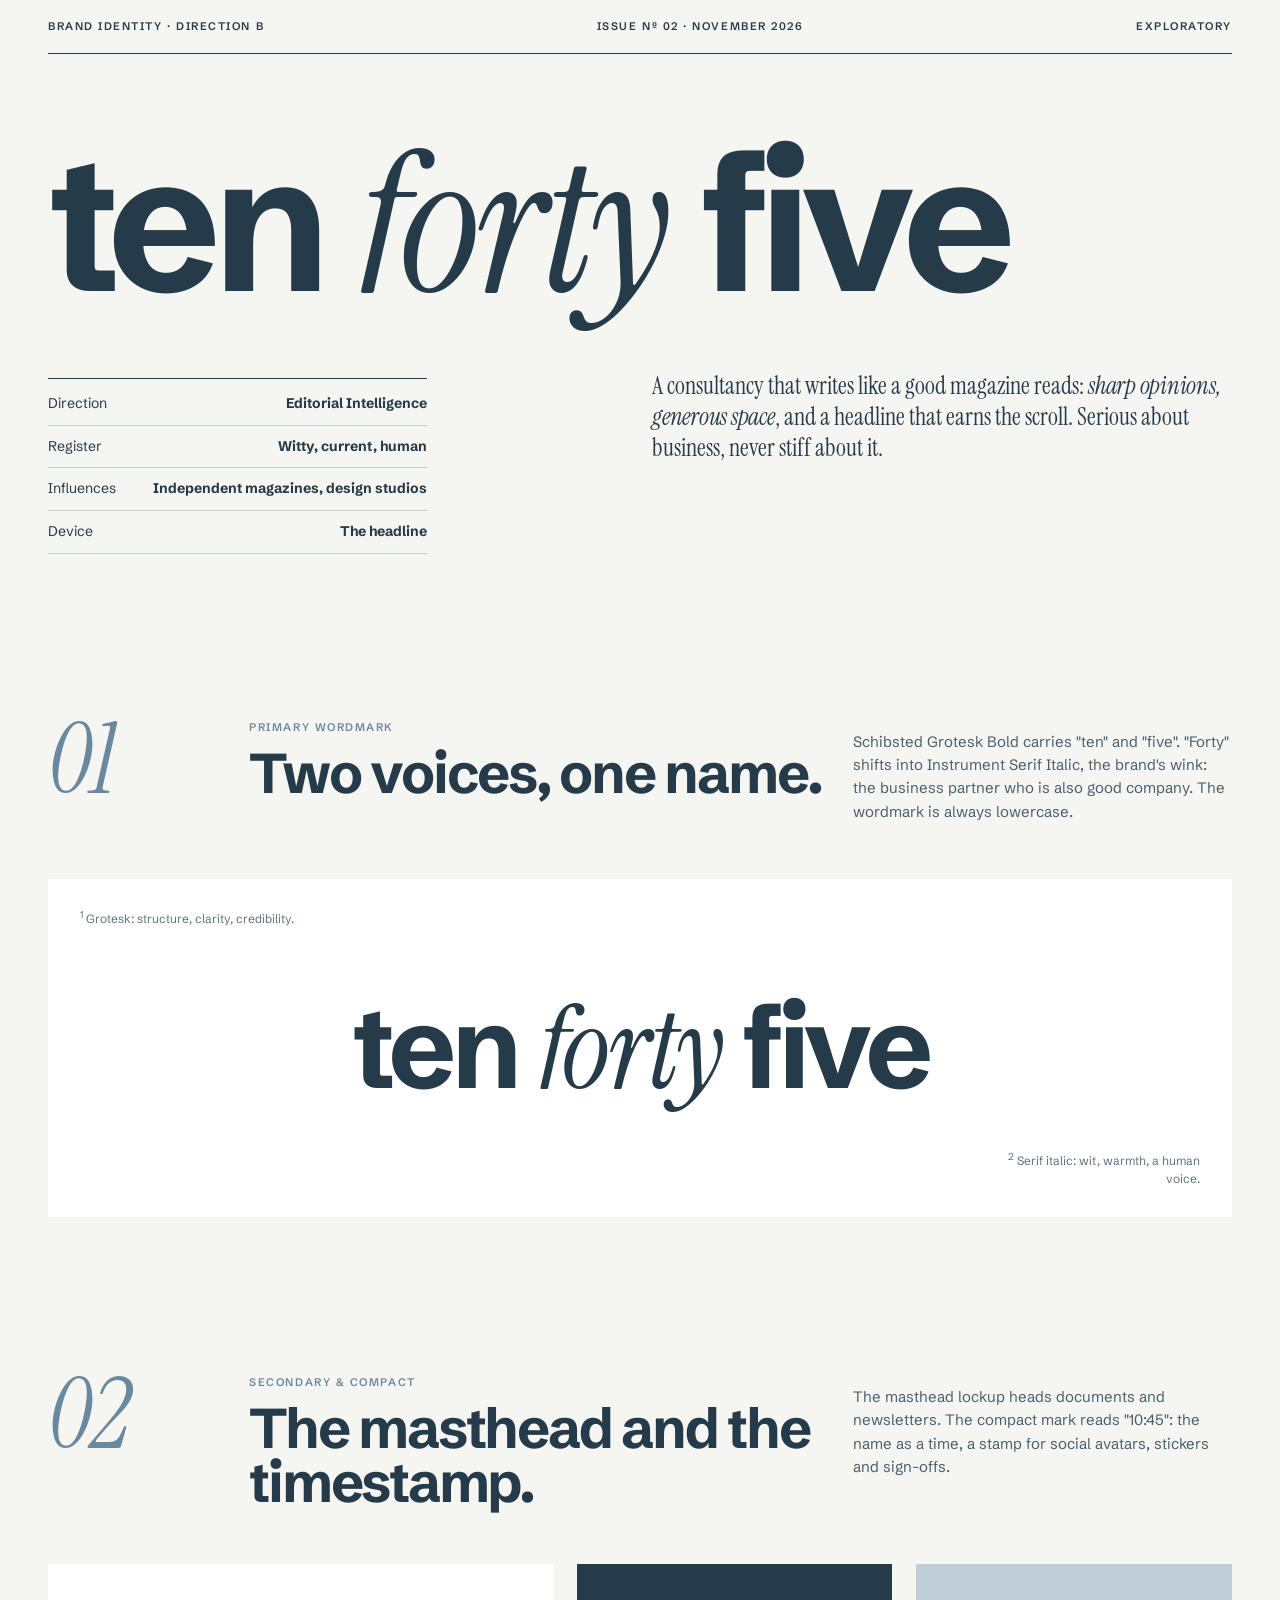
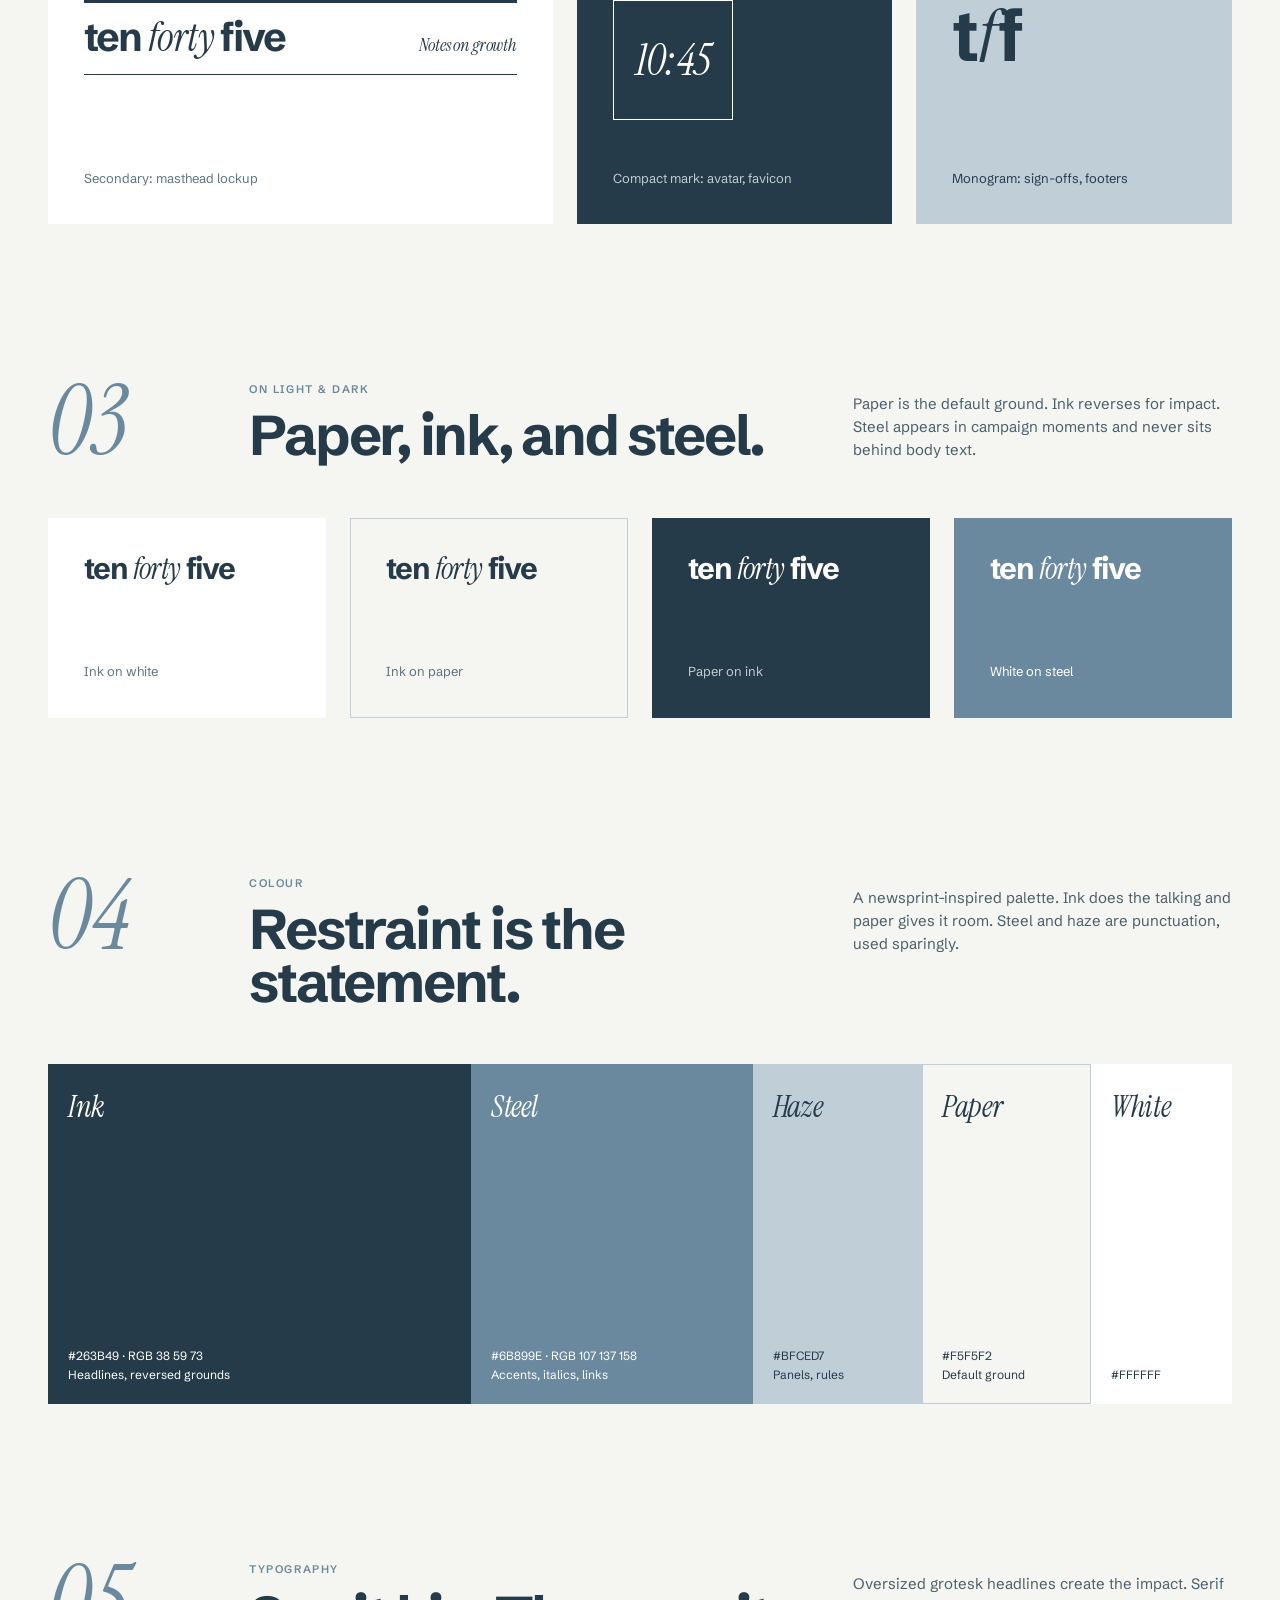
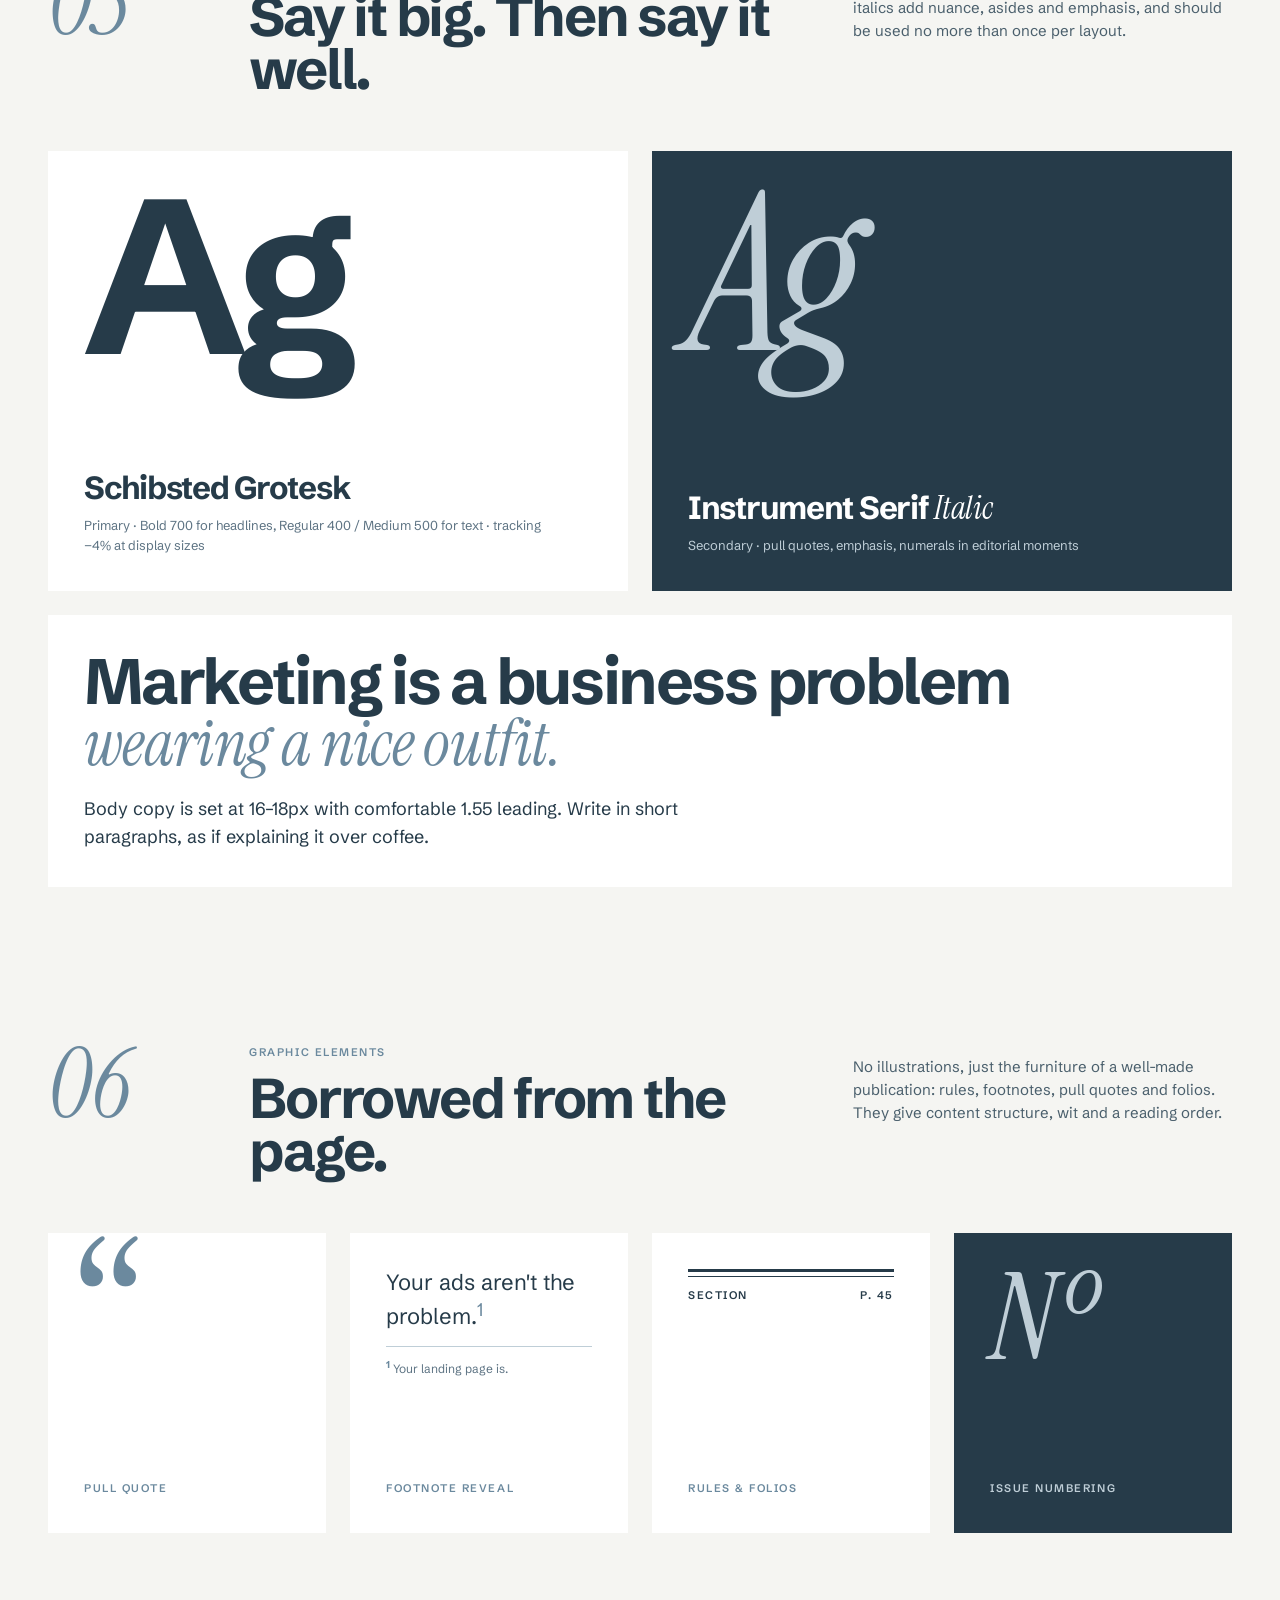
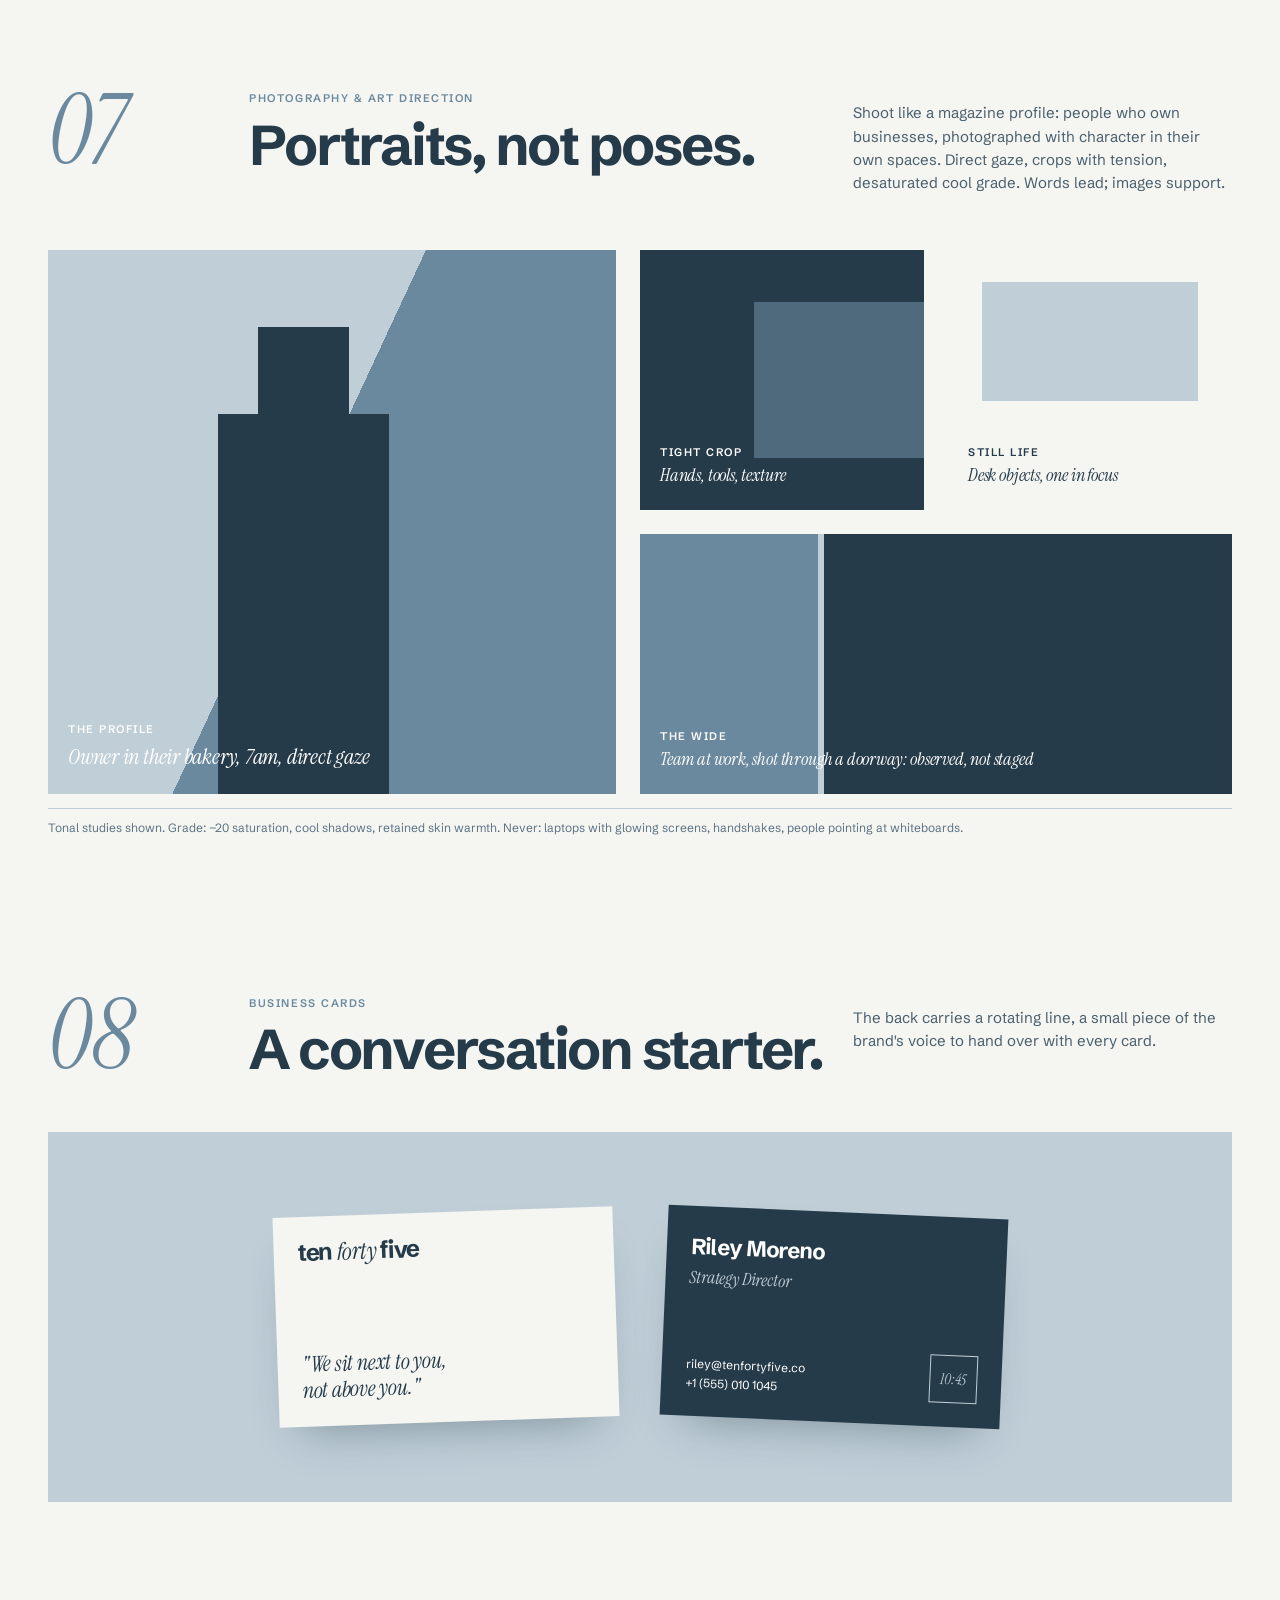
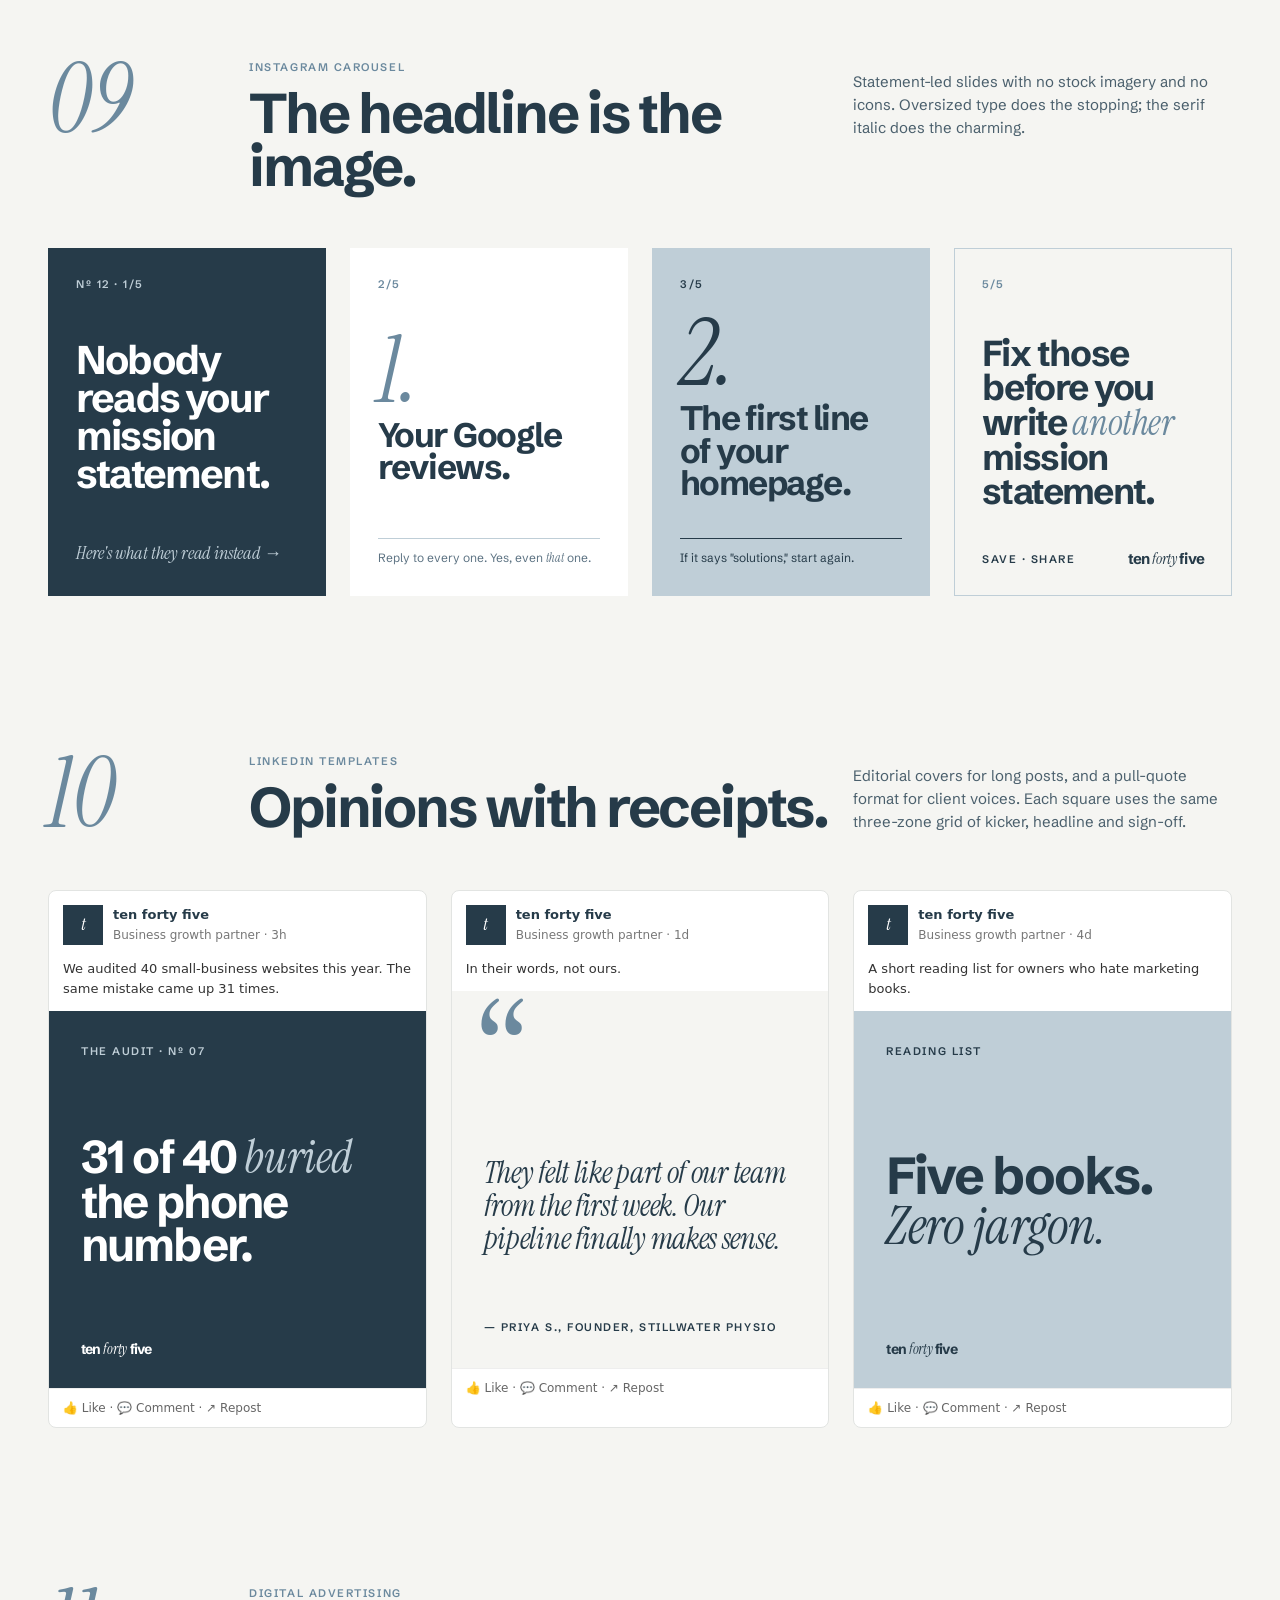
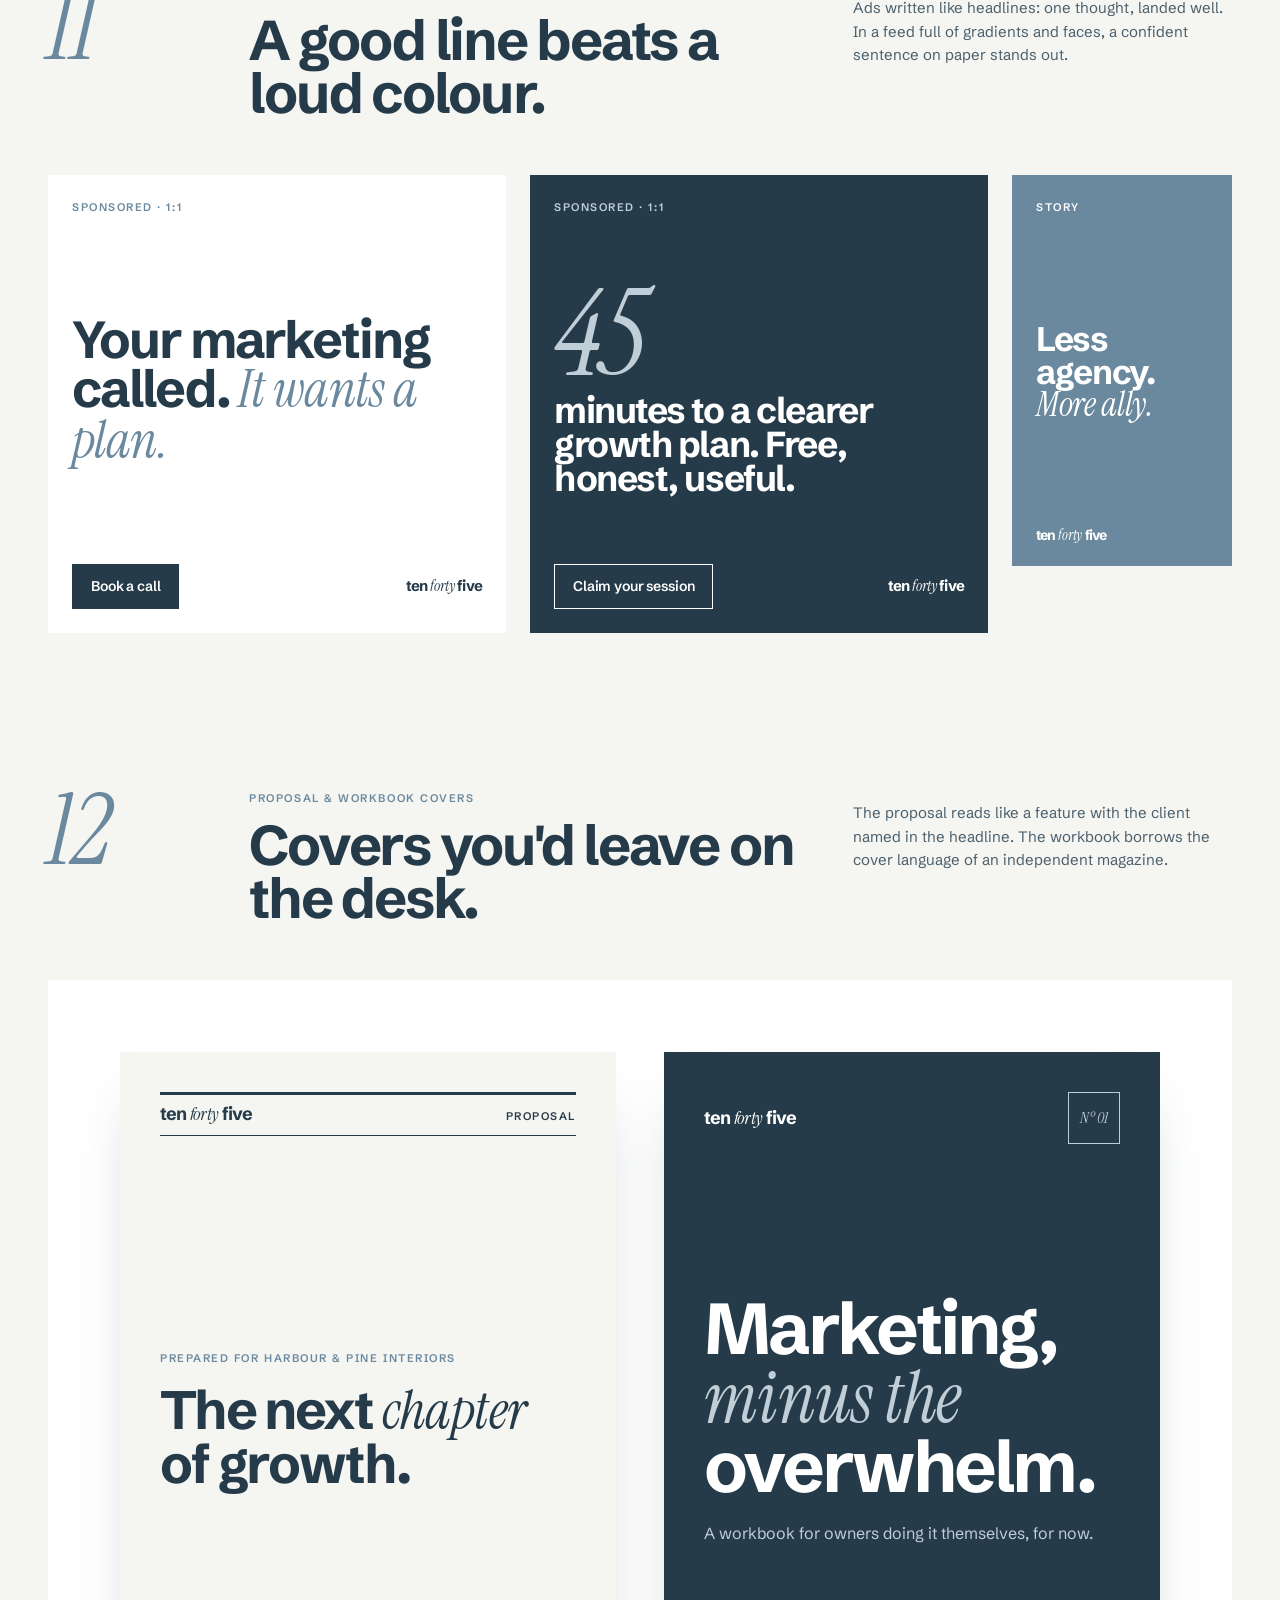
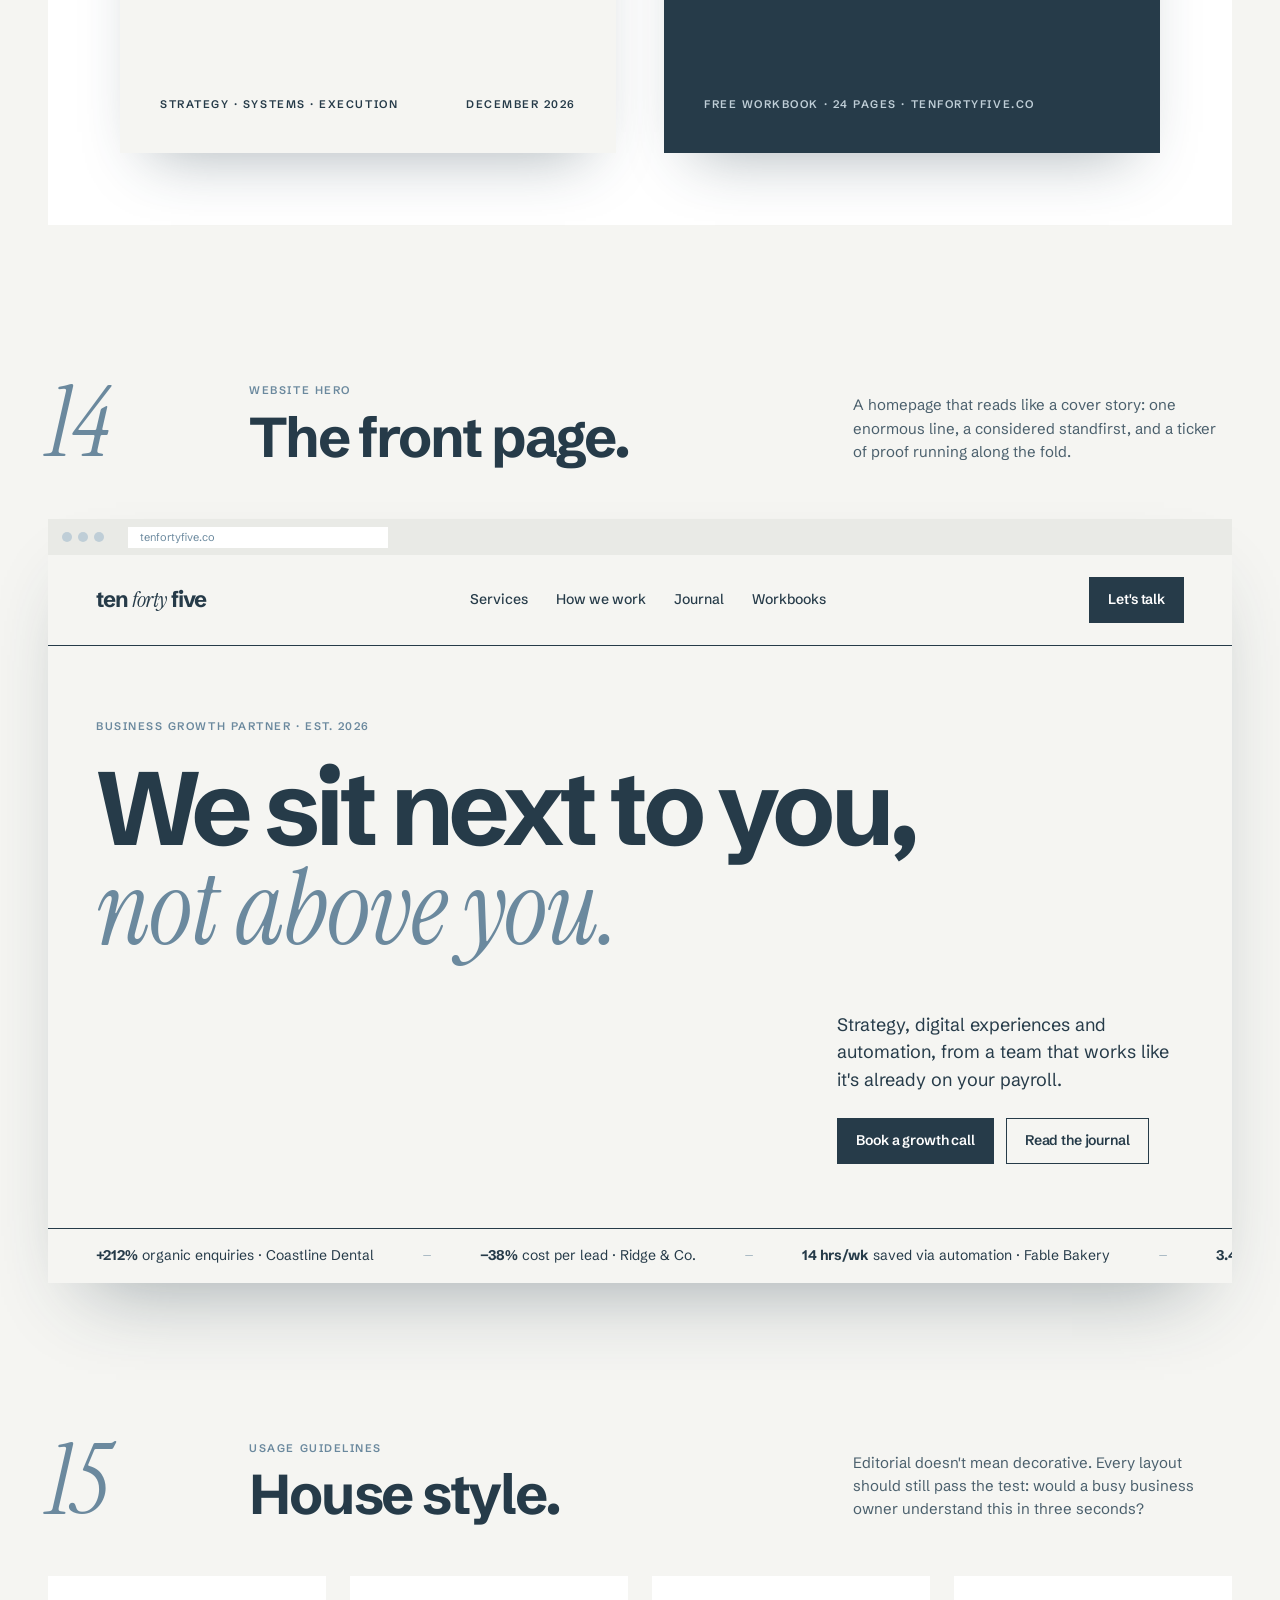
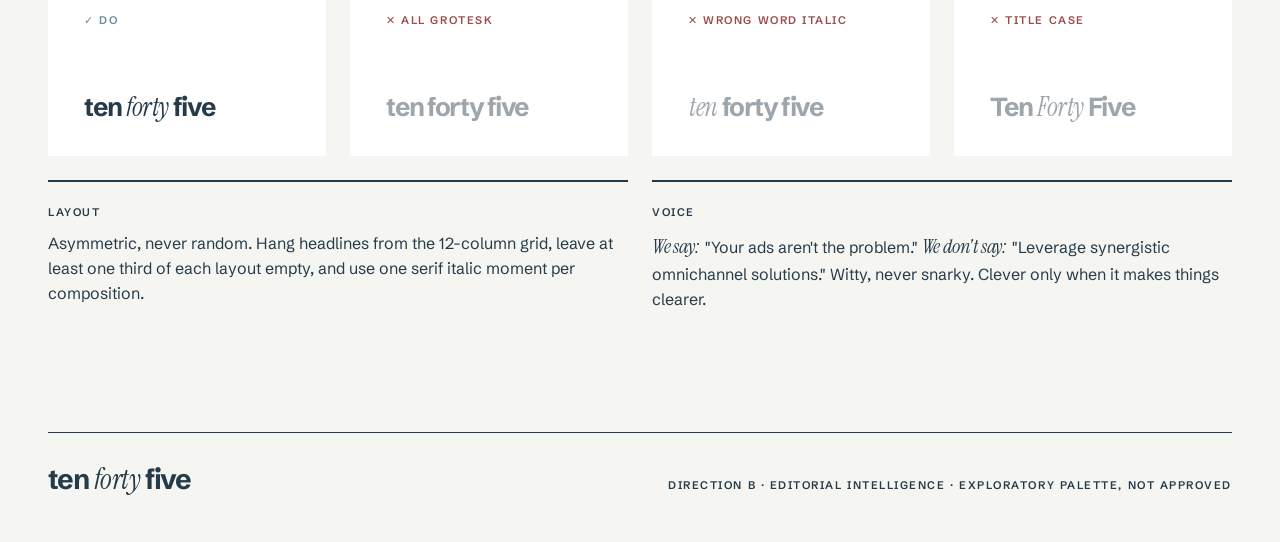
<file: brand-mockups/b-editorial-intelligence.html>
<!doctype html>
<html lang="en">
<head>
<meta charset="utf-8">
<meta name="viewport" content="width=device-width, initial-scale=1">
<title>Editorial Intelligence Board</title>
<link rel="preconnect" href="https://fonts.googleapis.com">
<link rel="preconnect" href="https://fonts.gstatic.com" crossorigin>
<link href="https://fonts.googleapis.com/css2?family=Schibsted+Grotesk:ital,wght@0,400;0,500;0,600;0,700;0,800;1,400&family=Instrument+Serif:ital@0;1&display=swap" rel="stylesheet">
<style>
:root{
  --ink:#263B49; --steel:#6B899E; --haze:#BFCED7; --paper:#F5F5F2; --white:#FFFFFF;
  --sans:"Schibsted Grotesk",system-ui,sans-serif; --serif:"Instrument Serif",Georgia,serif;
}
*{box-sizing:border-box;margin:0;padding:0}
body{background:var(--paper);color:var(--ink);font-family:var(--sans);font-size:16px;line-height:1.55;-webkit-font-smoothing:antialiased}
.wrap{max-width:1320px;margin:0 auto;padding:0 48px}
.k{font-family:var(--sans);font-size:11px;font-weight:600;letter-spacing:.14em;text-transform:uppercase}
.s{font-family:var(--serif);font-weight:400;font-style:italic;letter-spacing:-.01em}
h1,h2,h3{font-family:var(--sans);font-weight:700;letter-spacing:-.04em;line-height:.95}
p{max-width:58ch}

/* wordmark */
.wm{font-family:var(--sans);font-weight:700;letter-spacing:-.055em;line-height:1;white-space:nowrap;display:inline-block}
.wm i{font-family:var(--serif);font-style:italic;font-weight:400;letter-spacing:-.02em;margin:0 .02em 0 .04em}
.inv{color:var(--white)}
.stamp{font-family:var(--serif);font-style:italic;line-height:1;display:inline-flex;align-items:center;justify-content:center;border:1.5px solid currentColor;letter-spacing:-.02em}

/* masthead */
.mast{border-bottom:1px solid var(--ink);padding:18px 0;display:flex;justify-content:space-between;align-items:center}
.cover{padding:72px 0 48px;display:grid;grid-template-columns:repeat(12,1fr);gap:24px}
.cover .big{grid-column:1/-1;font-size:clamp(64px,15vw,220px)}
.cover .deck{grid-column:7/-1;font-size:24px;line-height:1.3;font-family:var(--serif);margin-top:24px}
.cover .meta{grid-column:1/5;margin-top:32px;display:flex;flex-direction:column;gap:10px;border-top:1px solid var(--ink);padding-top:14px}
.cover .meta div{display:flex;justify-content:space-between;border-bottom:1px solid var(--haze);padding-bottom:10px;font-size:14px}

section{padding:120px 0 40px}
.sh{display:grid;grid-template-columns:repeat(12,1fr);gap:24px;margin-bottom:56px;align-items:start}
.sh .num{grid-column:1/3;font-family:var(--serif);font-style:italic;font-size:96px;line-height:.8;color:var(--steel)}
.sh h2{grid-column:3/9;font-size:56px}
.sh p{grid-column:9/-1;font-size:15px;color:#4a5f6c;padding-top:8px}
.sh .k{display:block;margin-bottom:14px;color:var(--steel)}
.grid{display:grid;gap:24px}
.cap{font-size:13px;color:#5d7383;margin-top:12px}
.fn{font-size:12px;color:#5d7383;border-top:1px solid var(--haze);padding-top:10px;margin-top:14px}
.fn sup{color:var(--steel);font-weight:700}

.panel{background:var(--white);padding:36px;position:relative}
.panel.ink{background:var(--ink);color:var(--white)}
.panel.haze{background:var(--haze)}
.panel.steel{background:var(--steel);color:var(--white)}

/* 01 */
.hero-wm{background:var(--white);padding:110px 48px;display:grid;place-items:center;position:relative}
.hero-wm .wm{font-size:clamp(52px,9vw,124px)}
.hero-wm .note{position:absolute;font-size:12px;color:#5d7383;max-width:220px}
/* 04 */
.palette{display:grid;grid-template-columns:3fr 2fr 1.2fr 1.2fr 1fr;height:340px}
.palette>div{padding:20px;display:flex;flex-direction:column;justify-content:space-between;font-size:12px}
.palette b{font-family:var(--serif);font-style:italic;font-weight:400;font-size:30px;letter-spacing:-.01em}
/* 05 */
.typo{display:grid;grid-template-columns:1fr 1fr;gap:24px}
.glyph{font-size:220px;line-height:.8;letter-spacing:-.06em}
/* 06 */
.dev{min-height:300px;display:flex;flex-direction:column;justify-content:space-between}
.quote-mark{font-family:var(--serif);font-size:220px;line-height:.6;color:var(--steel);height:110px}
/* 07 */
.photo{position:relative;overflow:hidden;color:var(--white);display:flex;align-items:flex-end;padding:20px}
.photo .sc{position:absolute;inset:0}
.photo .t{position:relative}
/* 08 */
.cards{background:var(--haze);padding:80px 48px;display:flex;justify-content:center;gap:48px;flex-wrap:wrap}
.bc{width:340px;height:210px;padding:24px;display:flex;flex-direction:column;justify-content:space-between;box-shadow:0 24px 48px -24px rgba(38,59,73,.45)}
/* 09 */
.ig{aspect-ratio:4/5;padding:28px;display:flex;flex-direction:column;justify-content:space-between;overflow:hidden}
.ig h3{font-size:40px;letter-spacing:-.045em}
/* 10 */
.li{background:#fff;border:1px solid #e2e4e2;border-radius:8px;overflow:hidden;font-family:system-ui,sans-serif;font-size:13px}
.li .hd{display:flex;gap:10px;align-items:center;padding:14px}
.li .av{width:40px;height:40px;background:var(--ink);color:#fff;display:grid;place-items:center;font-family:var(--serif);font-style:italic;font-size:18px}
.li .tx{padding:0 14px 12px;color:#333}
.li .im{aspect-ratio:1/1;padding:32px;display:flex;flex-direction:column;justify-content:space-between}
.li .ft{border-top:1px solid #eee;padding:10px 14px;color:#666;font-size:12px}
/* 11 */
.ads{display:grid;grid-template-columns:1fr 1fr 220px;gap:24px;align-items:start}
.ad{padding:24px;display:flex;flex-direction:column;justify-content:space-between;overflow:hidden}
.btn{display:inline-block;font-weight:600;font-size:14px;padding:11px 18px;border:1.5px solid currentColor;letter-spacing:-.01em}
.btn.fill{background:var(--ink);color:#fff;border-color:var(--ink)}
/* 12/13 */
.docs{display:grid;grid-template-columns:1fr 1fr;gap:48px;background:var(--white);padding:72px}
.doc{aspect-ratio:1/1.414;padding:40px;display:flex;flex-direction:column;justify-content:space-between;box-shadow:0 30px 60px -30px rgba(38,59,73,.4)}
/* 14 */
.browser{background:#fff;box-shadow:0 40px 80px -40px rgba(38,59,73,.45)}
.chrome{height:36px;background:#e9eae6;display:flex;align-items:center;gap:6px;padding:0 14px}
.chrome i{width:10px;height:10px;border-radius:50%;background:var(--haze)}
.chrome span{margin-left:18px;background:#fff;font-size:11px;padding:2px 12px;color:var(--steel);width:260px}
.site{background:var(--paper)}
.site nav{display:flex;justify-content:space-between;align-items:center;padding:22px 48px;border-bottom:1px solid var(--ink)}
.site nav ul{display:flex;gap:28px;list-style:none;font-size:14px;font-weight:500}
.site .hb{display:grid;grid-template-columns:repeat(12,1fr);gap:24px;padding:72px 48px 64px}
.site .hb h1{grid-column:1/11;font-size:104px;letter-spacing:-.055em}
.site .hb aside{grid-column:9/-1;margin-top:28px}
.site .ticker{border-top:1px solid var(--ink);display:flex;gap:48px;padding:16px 48px;white-space:nowrap;overflow:hidden;font-size:14px}
/* 15 */
.dos{display:grid;grid-template-columns:repeat(4,1fr);gap:24px}
.dos .panel{min-height:180px;display:flex;flex-direction:column;justify-content:space-between}
.voice{display:grid;grid-template-columns:1fr 1fr;gap:24px;margin-top:24px}
.voice div{border-top:2px solid var(--ink);padding-top:16px}
footer{border-top:1px solid var(--ink);padding:32px 0 48px;margin-top:80px}

@media (max-width:900px){
  .wrap{padding:0 16px}
  .cover .deck,.cover .meta,.sh .num,.sh h2,.sh p{grid-column:1/-1}
  .sh h2{font-size:38px}.sh .num{font-size:64px}
  .typo,.docs,.ads,.voice,.g2m{grid-template-columns:1fr!important}
  .dos{grid-template-columns:1fr 1fr!important}.g4m{grid-template-columns:1fr!important}
  .grid>*,.docs>*,.dos>*{min-width:0}.doc{padding:24px}.doc h2{font-size:40px!important}.doc .k{white-space:normal}
  .dos .wm{font-size:18px!important}
  .palette{grid-template-columns:1fr 1fr;height:auto}.palette>div{min-height:130px}
  .docs,.cards{padding:24px}
  .glyph{font-size:140px}
  .hero-wm{padding:72px 16px}.hero-wm .note{display:none}
  .site .hb h1{font-size:46px;grid-column:1/-1}.site .hb aside{grid-column:1/-1}
  .site nav ul{display:none}.site nav,.site .hb,.site .ticker{padding-left:20px;padding-right:20px}
  .ad{width:100%!important;max-width:100%}
  .mast .hide{display:none}
}
</style>
</head>
<body>
<div class="wrap">

<div class="mast">
  <span class="k">Brand identity · Direction B</span>
  <span class="k hide">Issue Nº 02 · November 2026</span>
  <span class="k">Exploratory</span>
</div>

<header class="cover">
  <h1 class="big wm">ten <i>forty</i> five</h1>
  <div class="meta">
    <div><span>Direction</span><b>Editorial Intelligence</b></div>
    <div><span>Register</span><b>Witty, current, human</b></div>
    <div><span>Influences</span><b>Independent magazines, design studios</b></div>
    <div><span>Device</span><b>The headline</b></div>
  </div>
  <p class="deck">A consultancy that writes like a good magazine reads: <span class="s">sharp opinions, generous space</span>, and a headline that earns the scroll. Serious about business, never stiff about it.</p>
</header>

<!-- 01 -->
<section>
  <div class="sh"><span class="num">01</span><h2><span class="k">Primary wordmark</span>Two voices, one name.</h2><p>Schibsted Grotesk Bold carries "ten" and "five". "Forty" shifts into Instrument Serif Italic, the brand's wink: the business partner who is also good company. The wordmark is always lowercase.</p></div>
  <div class="hero-wm">
    <span class="wm">ten <i>forty</i> five</span>
    <span class="note" style="top:28px;left:32px"><sup>1</sup> Grotesk: structure, clarity, credibility.</span>
    <span class="note" style="bottom:28px;right:32px;text-align:right"><sup>2</sup> Serif italic: wit, warmth, a human voice.</span>
  </div>
</section>

<!-- 02 -->
<section>
  <div class="sh"><span class="num">02</span><h2><span class="k">Secondary &amp; compact</span>The masthead and the timestamp.</h2><p>The masthead lockup heads documents and newsletters. The compact mark reads "10:45": the name as a time, a stamp for social avatars, stickers and sign-offs.</p></div>
  <div class="grid g2m" style="grid-template-columns:1.6fr 1fr 1fr">
    <div class="panel" style="display:flex;flex-direction:column;justify-content:space-between;min-height:260px">
      <div style="border-top:3px solid var(--ink);border-bottom:1px solid var(--ink);padding:14px 0;display:flex;justify-content:space-between;align-items:baseline;gap:16px;flex-wrap:wrap"><span class="wm" style="font-size:40px">ten <i>forty</i> five</span><span class="s" style="font-size:18px">Notes on growth</span></div>
      <span class="cap">Secondary: masthead lockup</span>
    </div>
    <div class="panel ink" style="display:flex;flex-direction:column;justify-content:space-between">
      <span class="stamp" style="width:120px;height:120px;font-size:44px">10:45</span>
      <span class="cap" style="color:var(--haze)">Compact mark: avatar, favicon</span>
    </div>
    <div class="panel haze" style="display:flex;flex-direction:column;justify-content:space-between">
      <span class="wm" style="font-size:72px">t<i>f</i>f</span>
      <span class="cap" style="color:var(--ink)">Monogram: sign-offs, footers</span>
    </div>
  </div>
</section>

<!-- 03 -->
<section>
  <div class="sh"><span class="num">03</span><h2><span class="k">On light &amp; dark</span>Paper, ink, and steel.</h2><p>Paper is the default ground. Ink reverses for impact. Steel appears in campaign moments and never sits behind body text.</p></div>
  <div class="grid g4m" style="grid-template-columns:repeat(4,1fr)">
    <div class="panel" style="min-height:200px;display:flex;flex-direction:column;justify-content:space-between"><span class="wm" style="font-size:30px">ten <i>forty</i> five</span><span class="cap">Ink on white</span></div>
    <div class="panel" style="background:var(--paper);outline:1px solid var(--haze);outline-offset:-1px;min-height:200px;display:flex;flex-direction:column;justify-content:space-between"><span class="wm" style="font-size:30px">ten <i>forty</i> five</span><span class="cap">Ink on paper</span></div>
    <div class="panel ink" style="min-height:200px;display:flex;flex-direction:column;justify-content:space-between"><span class="wm inv" style="font-size:30px">ten <i>forty</i> five</span><span class="cap" style="color:var(--haze)">Paper on ink</span></div>
    <div class="panel steel" style="min-height:200px;display:flex;flex-direction:column;justify-content:space-between"><span class="wm inv" style="font-size:30px">ten <i>forty</i> five</span><span class="cap" style="color:#fff">White on steel</span></div>
  </div>
</section>

<!-- 04 -->
<section>
  <div class="sh"><span class="num">04</span><h2><span class="k">Colour</span>Restraint is the statement.</h2><p>A newsprint-inspired palette. Ink does the talking and paper gives it room. Steel and haze are punctuation, used sparingly.</p></div>
  <div class="palette">
    <div style="background:#263B49;color:#fff"><b>Ink</b><span>#263B49 · RGB 38 59 73<br>Headlines, reversed grounds</span></div>
    <div style="background:#6B899E;color:#fff"><b>Steel</b><span>#6B899E · RGB 107 137 158<br>Accents, italics, links</span></div>
    <div style="background:#BFCED7"><b>Haze</b><span>#BFCED7<br>Panels, rules</span></div>
    <div style="background:#F5F5F2;outline:1px solid var(--haze);outline-offset:-1px"><b>Paper</b><span>#F5F5F2<br>Default ground</span></div>
    <div style="background:#fff"><b>White</b><span>#FFFFFF</span></div>
  </div>
</section>

<!-- 05 -->
<section>
  <div class="sh"><span class="num">05</span><h2><span class="k">Typography</span>Say it big. Then say it well.</h2><p>Oversized grotesk headlines create the impact. Serif italics add nuance, asides and emphasis, and should be used no more than once per layout.</p></div>
  <div class="typo">
    <div class="panel" style="min-height:440px;display:flex;flex-direction:column;justify-content:space-between">
      <div class="glyph" style="font-weight:700">Ag</div>
      <div><h3 style="font-size:32px">Schibsted Grotesk</h3><p class="cap">Primary · Bold 700 for headlines, Regular 400 / Medium 500 for text · tracking −4% at display sizes</p></div>
    </div>
    <div class="panel ink" style="min-height:440px;display:flex;flex-direction:column;justify-content:space-between">
      <div class="glyph s" style="color:var(--haze)">Ag</div>
      <div><h3 style="font-size:32px">Instrument Serif <span class="s" style="font-weight:400">Italic</span></h3><p class="cap" style="color:var(--haze)">Secondary · pull quotes, emphasis, numerals in editorial moments</p></div>
    </div>
  </div>
  <div class="panel" style="margin-top:24px">
    <h2 style="font-size:64px">Marketing is a business problem <span class="s" style="font-weight:400;color:var(--steel)">wearing a nice outfit.</span></h2>
    <p style="margin-top:20px;font-size:18px">Body copy is set at 16–18px with comfortable 1.55 leading. Write in short paragraphs, as if explaining it over coffee.</p>
  </div>
</section>

<!-- 06 -->
<section>
  <div class="sh"><span class="num">06</span><h2><span class="k">Graphic elements</span>Borrowed from the page.</h2><p>No illustrations, just the furniture of a well-made publication: rules, footnotes, pull quotes and folios. They give content structure, wit and a reading order.</p></div>
  <div class="grid g2m" style="grid-template-columns:repeat(4,1fr)">
    <div class="panel dev"><div class="quote-mark">“</div><span class="k" style="color:var(--steel)">Pull quote</span></div>
    <div class="panel dev"><div><p style="font-size:22px;line-height:1.3">Your ads aren't the problem.<sup style="color:var(--steel)">1</sup></p><p class="fn"><sup>1</sup> Your landing page is.</p></div><span class="k" style="color:var(--steel)">Footnote reveal</span></div>
    <div class="panel dev" style="padding:0"><div style="padding:36px"><div style="border-top:3px solid var(--ink)"></div><div style="border-top:1px solid var(--ink);margin-top:4px"></div><div style="display:flex;justify-content:space-between;margin-top:10px" class="k"><span>Section</span><span>p. 45</span></div></div><span class="k" style="color:var(--steel);padding:0 36px 36px">Rules &amp; folios</span></div>
    <div class="panel ink dev"><div class="s" style="font-size:120px;line-height:.8;color:var(--haze)">Nº</div><span class="k" style="color:var(--haze)">Issue numbering</span></div>
  </div>
</section>

<!-- 07 -->
<section>
  <div class="sh"><span class="num">07</span><h2><span class="k">Photography &amp; art direction</span>Portraits, not poses.</h2><p>Shoot like a magazine profile: people who own businesses, photographed with character in their own spaces. Direct gaze, crops with tension, desaturated cool grade. Words lead; images support.</p></div>
  <div class="grid g2m" style="grid-template-columns:2fr 1fr 1fr;grid-auto-rows:260px">
    <div class="photo" style="grid-row:span 2"><div class="sc" style="background:linear-gradient(115deg,#BFCED7 0 46%,#6B899E 46%)"><div style="position:absolute;left:30%;bottom:0;width:30%;height:70%;background:#263B49"></div><div style="position:absolute;left:37%;top:14%;width:16%;height:22%;background:#263B49"></div></div><div class="t"><span class="k">The profile</span><br><span class="s" style="font-size:22px">Owner in their bakery, 7am, direct gaze</span></div></div>
    <div class="photo"><div class="sc" style="background:#263B49"><div style="position:absolute;right:-10%;top:20%;width:70%;height:60%;background:#6B899E;opacity:.6"></div></div><div class="t"><span class="k">Tight crop</span><br><span class="s" style="font-size:18px">Hands, tools, texture</span></div></div>
    <div class="photo" style="color:var(--ink)"><div class="sc" style="background:#F5F5F2"><div style="position:absolute;left:12%;top:12%;width:76%;height:46%;background:#BFCED7"></div></div><div class="t"><span class="k">Still life</span><br><span class="s" style="font-size:18px">Desk objects, one in focus</span></div></div>
    <div class="photo" style="grid-column:span 2"><div class="sc" style="background:linear-gradient(90deg,#6B899E 0 30%,#BFCED7 30% 31%,#263B49 31%)"></div><div class="t"><span class="k">The wide</span><br><span class="s" style="font-size:18px">Team at work, shot through a doorway: observed, not staged</span></div></div>
  </div>
  <p class="fn" style="max-width:none">Tonal studies shown. Grade: −20 saturation, cool shadows, retained skin warmth. Never: laptops with glowing screens, handshakes, people pointing at whiteboards.</p>
</section>

<!-- 08 -->
<section>
  <div class="sh"><span class="num">08</span><h2><span class="k">Business cards</span>A conversation starter.</h2><p>The back carries a rotating line, a small piece of the brand's voice to hand over with every card.</p></div>
  <div class="cards">
    <div class="bc" style="background:var(--paper);transform:rotate(-2deg)"><span class="wm" style="font-size:24px">ten <i>forty</i> five</span><p class="s" style="font-size:22px;line-height:1.15">"We sit next to you,<br>not above you."</p></div>
    <div class="bc" style="background:var(--ink);color:#fff;transform:rotate(2.5deg)"><div><div style="font-weight:700;font-size:22px;letter-spacing:-.03em">Riley Moreno</div><div class="s" style="font-size:17px;color:var(--haze)">Strategy Director</div></div><div style="display:flex;justify-content:space-between;align-items:flex-end;font-size:12px;line-height:1.6"><span>riley@tenfortyfive.co<br>+1 (555) 010 1045</span><span class="stamp" style="width:48px;height:48px;font-size:15px;color:var(--haze)">10:45</span></div></div>
  </div>
</section>

<!-- 09 -->
<section>
  <div class="sh"><span class="num">09</span><h2><span class="k">Instagram carousel</span>The headline is the image.</h2><p>Statement-led slides with no stock imagery and no icons. Oversized type does the stopping; the serif italic does the charming.</p></div>
  <div class="grid g4m" style="grid-template-columns:repeat(4,1fr)">
    <div class="ig" style="background:var(--ink);color:#fff"><span class="k" style="color:var(--haze)">Nº 12 · 1/5</span><h3>Nobody reads your mission statement.</h3><span class="s" style="font-size:18px;color:var(--haze)">Here's what they read instead →</span></div>
    <div class="ig" style="background:var(--white)"><span class="k" style="color:var(--steel)">2/5</span><div><div class="s" style="font-size:90px;line-height:.8;color:var(--steel)">1.</div><h3 style="font-size:34px;margin-top:12px">Your Google reviews.</h3></div><p class="fn">Reply to every one. Yes, even <span class="s">that</span> one.</p></div>
    <div class="ig" style="background:var(--haze)"><span class="k">3/5</span><div><div class="s" style="font-size:90px;line-height:.8;color:var(--ink)">2.</div><h3 style="font-size:34px;margin-top:12px">The first line of your homepage.</h3></div><p class="fn" style="border-color:var(--ink);color:var(--ink)">If it says "solutions," start again.</p></div>
    <div class="ig" style="background:var(--paper);outline:1px solid var(--haze);outline-offset:-1px"><span class="k" style="color:var(--steel)">5/5</span><h3 style="font-size:36px">Fix those before you write <span class="s" style="font-weight:400;color:var(--steel)">another</span> mission statement.</h3><div style="display:flex;justify-content:space-between;align-items:center"><span class="k">Save · Share</span><span class="wm" style="font-size:15px">ten <i>forty</i> five</span></div></div>
  </div>
</section>

<!-- 10 -->
<section>
  <div class="sh"><span class="num">10</span><h2><span class="k">LinkedIn templates</span>Opinions with receipts.</h2><p>Editorial covers for long posts, and a pull-quote format for client voices. Each square uses the same three-zone grid of kicker, headline and sign-off.</p></div>
  <div class="grid g2m" style="grid-template-columns:repeat(3,1fr)">
    <div class="li"><div class="hd"><div class="av">t</div><div><b>ten forty five</b><br><span style="color:#777;font-size:12px">Business growth partner · 3h</span></div></div><div class="tx">We audited 40 small-business websites this year. The same mistake came up 31 times.</div>
      <div class="im" style="background:var(--ink);color:#fff"><span class="k" style="color:var(--haze)">The audit · Nº 07</span><h3 style="font-size:46px">31 of 40 <span class="s" style="font-weight:400;color:var(--haze)">buried</span> the phone number.</h3><span class="wm inv" style="font-size:14px">ten <i>forty</i> five</span></div>
      <div class="ft">👍 Like · 💬 Comment · ↗ Repost</div></div>
    <div class="li"><div class="hd"><div class="av">t</div><div><b>ten forty five</b><br><span style="color:#777;font-size:12px">Business growth partner · 1d</span></div></div><div class="tx">In their words, not ours.</div>
      <div class="im" style="background:var(--paper)"><div class="quote-mark" style="font-size:160px;height:70px">“</div><p class="s" style="font-size:30px;line-height:1.1">They felt like part of our team from the first week. Our pipeline finally makes sense.</p><span class="k">— Priya S., founder, Stillwater Physio</span></div>
      <div class="ft">👍 Like · 💬 Comment · ↗ Repost</div></div>
    <div class="li"><div class="hd"><div class="av">t</div><div><b>ten forty five</b><br><span style="color:#777;font-size:12px">Business growth partner · 4d</span></div></div><div class="tx">A short reading list for owners who hate marketing books.</div>
      <div class="im" style="background:var(--haze)"><span class="k">Reading list</span><h3 style="font-size:52px">Five books.<br><span class="s" style="font-weight:400">Zero jargon.</span></h3><span class="wm" style="font-size:14px">ten <i>forty</i> five</span></div>
      <div class="ft">👍 Like · 💬 Comment · ↗ Repost</div></div>
  </div>
</section>

<!-- 11 -->
<section>
  <div class="sh"><span class="num">11</span><h2><span class="k">Digital advertising</span>A good line beats a loud colour.</h2><p>Ads written like headlines: one thought, landed well. In a feed full of gradients and faces, a confident sentence on paper stands out.</p></div>
  <div class="ads">
    <div class="ad" style="background:var(--white);aspect-ratio:1/1"><span class="k" style="color:var(--steel)">Sponsored · 1:1</span><h3 style="font-size:52px">Your marketing called. <span class="s" style="font-weight:400;color:var(--steel)">It wants a plan.</span></h3><div style="display:flex;justify-content:space-between;align-items:center"><span class="btn fill">Book a call</span><span class="wm" style="font-size:15px">ten <i>forty</i> five</span></div></div>
    <div class="ad" style="background:var(--ink);color:#fff;aspect-ratio:1/1"><span class="k" style="color:var(--haze)">Sponsored · 1:1</span><div><div class="s" style="font-size:120px;line-height:.8;color:var(--haze)">45</div><h3 style="font-size:36px;margin-top:12px">minutes to a clearer growth plan. Free, honest, useful.</h3></div><div style="display:flex;justify-content:space-between;align-items:center"><span class="btn">Claim your session</span><span class="wm inv" style="font-size:15px">ten <i>forty</i> five</span></div></div>
    <div class="ad" style="background:var(--steel);color:#fff;width:220px;aspect-ratio:9/16"><span class="k">Story</span><h3 style="font-size:34px">Less agency.<br><span class="s" style="font-weight:400">More ally.</span></h3><span class="wm inv" style="font-size:14px">ten <i>forty</i> five</span></div>
  </div>
</section>

<!-- 12/13 -->
<section>
  <div class="sh"><span class="num">12</span><h2><span class="k">Proposal &amp; workbook covers</span>Covers you'd leave on the desk.</h2><p>The proposal reads like a feature with the client named in the headline. The workbook borrows the cover language of an independent magazine.</p></div>
  <div class="docs">
    <div class="doc" style="background:var(--paper)">
      <div style="border-top:3px solid var(--ink);border-bottom:1px solid var(--ink);padding:10px 0;display:flex;justify-content:space-between;align-items:baseline"><span class="wm" style="font-size:18px">ten <i>forty</i> five</span><span class="k">Proposal</span></div>
      <div><span class="k" style="color:var(--steel)">Prepared for Harbour &amp; Pine Interiors</span><h2 style="font-size:54px;margin-top:16px">The next <span class="s" style="font-weight:400">chapter</span> of growth.</h2></div>
      <div style="display:flex;justify-content:space-between" class="k"><span>Strategy · Systems · Execution</span><span>December 2026</span></div>
    </div>
    <div class="doc" style="background:var(--ink);color:#fff">
      <div style="display:flex;justify-content:space-between;align-items:center"><span class="wm inv" style="font-size:18px">ten <i>forty</i> five</span><span class="stamp" style="width:52px;height:52px;font-size:16px;color:var(--haze)">Nº 01</span></div>
      <div><h2 style="font-size:72px">Marketing,<br><span class="s" style="font-weight:400;color:var(--haze)">minus the</span><br>overwhelm.</h2><p style="margin-top:20px;color:var(--haze)">A workbook for owners doing it themselves, for now.</p></div>
      <div class="k" style="color:var(--haze)">Free workbook · 24 pages · tenfortyfive.co</div>
    </div>
  </div>
</section>

<!-- 14 -->
<section>
  <div class="sh"><span class="num">14</span><h2><span class="k">Website hero</span>The front page.</h2><p>A homepage that reads like a cover story: one enormous line, a considered standfirst, and a ticker of proof running along the fold.</p></div>
  <div class="browser">
    <div class="chrome"><i></i><i></i><i></i><span>tenfortyfive.co</span></div>
    <div class="site">
      <nav><span class="wm" style="font-size:22px">ten <i>forty</i> five</span><ul><li>Services</li><li>How we work</li><li>Journal</li><li>Workbooks</li></ul><span class="btn fill">Let's talk</span></nav>
      <div class="hb">
        <span class="k" style="grid-column:1/-1;color:var(--steel)">Business growth partner · Est. 2026</span>
        <h1>We sit next to you, <span class="s" style="font-weight:400;color:var(--steel)">not above you.</span></h1>
        <aside><p style="font-size:18px">Strategy, digital experiences and automation, from a team that works like it's already on your payroll.</p><div style="display:flex;gap:12px;margin-top:24px;flex-wrap:wrap"><span class="btn fill">Book a growth call</span><span class="btn">Read the journal</span></div></aside>
      </div>
      <div class="ticker"><span><b>+212%</b> organic enquiries · Coastline Dental</span><span class="s" style="color:var(--steel)">—</span><span><b>−38%</b> cost per lead · Ridge &amp; Co.</span><span class="s" style="color:var(--steel)">—</span><span><b>14 hrs/wk</b> saved via automation · Fable Bakery</span><span class="s" style="color:var(--steel)">—</span><span><b>3.4×</b> booked calls</span></div>
    </div>
  </div>
</section>

<!-- 15 -->
<section>
  <div class="sh"><span class="num">15</span><h2><span class="k">Usage guidelines</span>House style.</h2><p>Editorial doesn't mean decorative. Every layout should still pass the test: would a busy business owner understand this in three seconds?</p></div>
  <div class="dos">
    <div class="panel"><span class="k" style="color:var(--steel)">✓ Do</span><span class="wm" style="font-size:26px">ten <i>forty</i> five</span></div>
    <div class="panel"><span class="k" style="color:#9b4a4a">✕ All grotesk</span><span class="wm" style="font-size:26px;opacity:.45">ten forty five</span></div>
    <div class="panel"><span class="k" style="color:#9b4a4a">✕ Wrong word italic</span><span class="wm" style="font-size:26px;opacity:.45"><i>ten</i> forty five</span></div>
    <div class="panel"><span class="k" style="color:#9b4a4a">✕ Title case</span><span class="wm" style="font-size:26px;opacity:.45">Ten <i>Forty</i> Five</span></div>
  </div>
  <div class="voice">
    <div><span class="k">Layout</span><p style="margin-top:8px">Asymmetric, never random. Hang headlines from the 12-column grid, leave at least one third of each layout empty, and use one serif italic moment per composition.</p></div>
    <div><span class="k">Voice</span><p style="margin-top:8px"><span class="s" style="font-size:20px">We say:</span> "Your ads aren't the problem." <span class="s" style="font-size:20px">We don't say:</span> "Leverage synergistic omnichannel solutions." Witty, never snarky. Clever only when it makes things clearer.</p></div>
  </div>
</section>

<footer style="display:flex;justify-content:space-between;align-items:baseline;flex-wrap:wrap;gap:16px"><span class="wm" style="font-size:28px">ten <i>forty</i> five</span><span class="k">Direction B · Editorial Intelligence · Exploratory palette, not approved</span></footer>
</div>
</body>
</html>
</file>
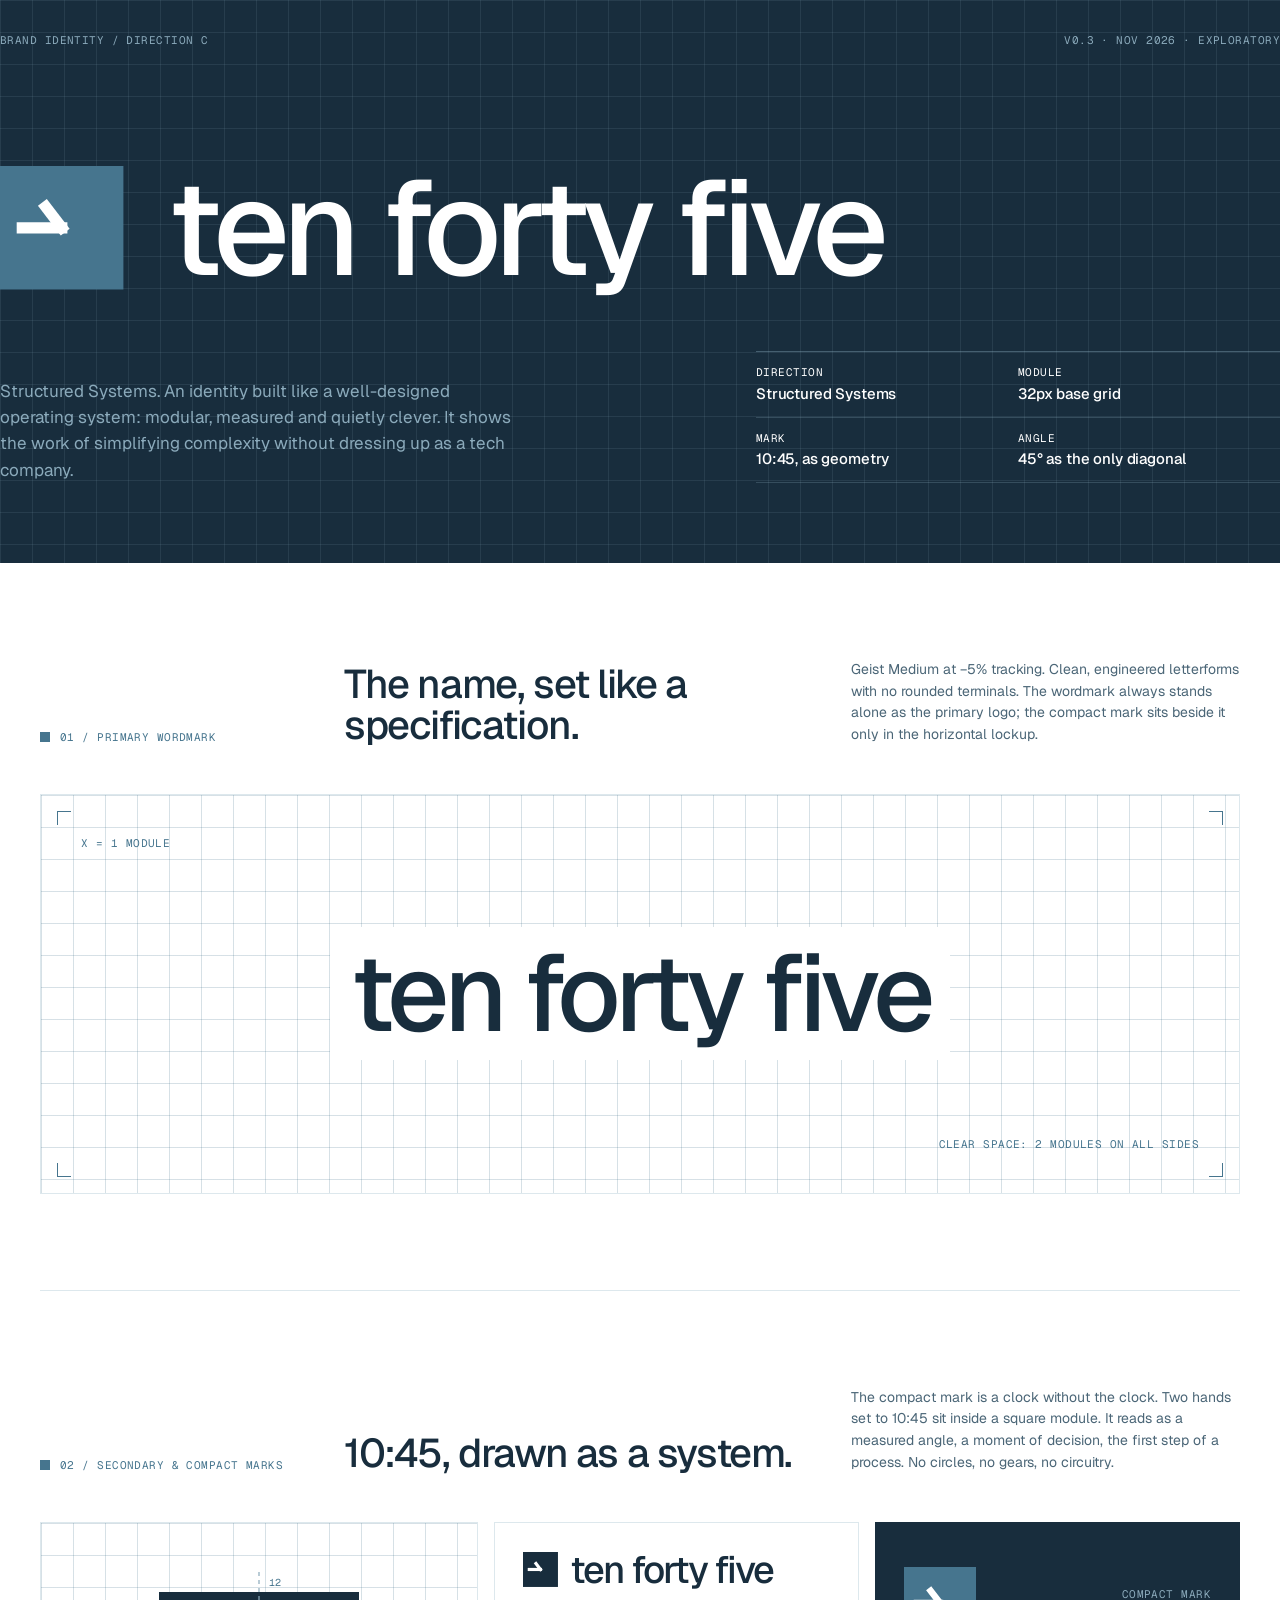
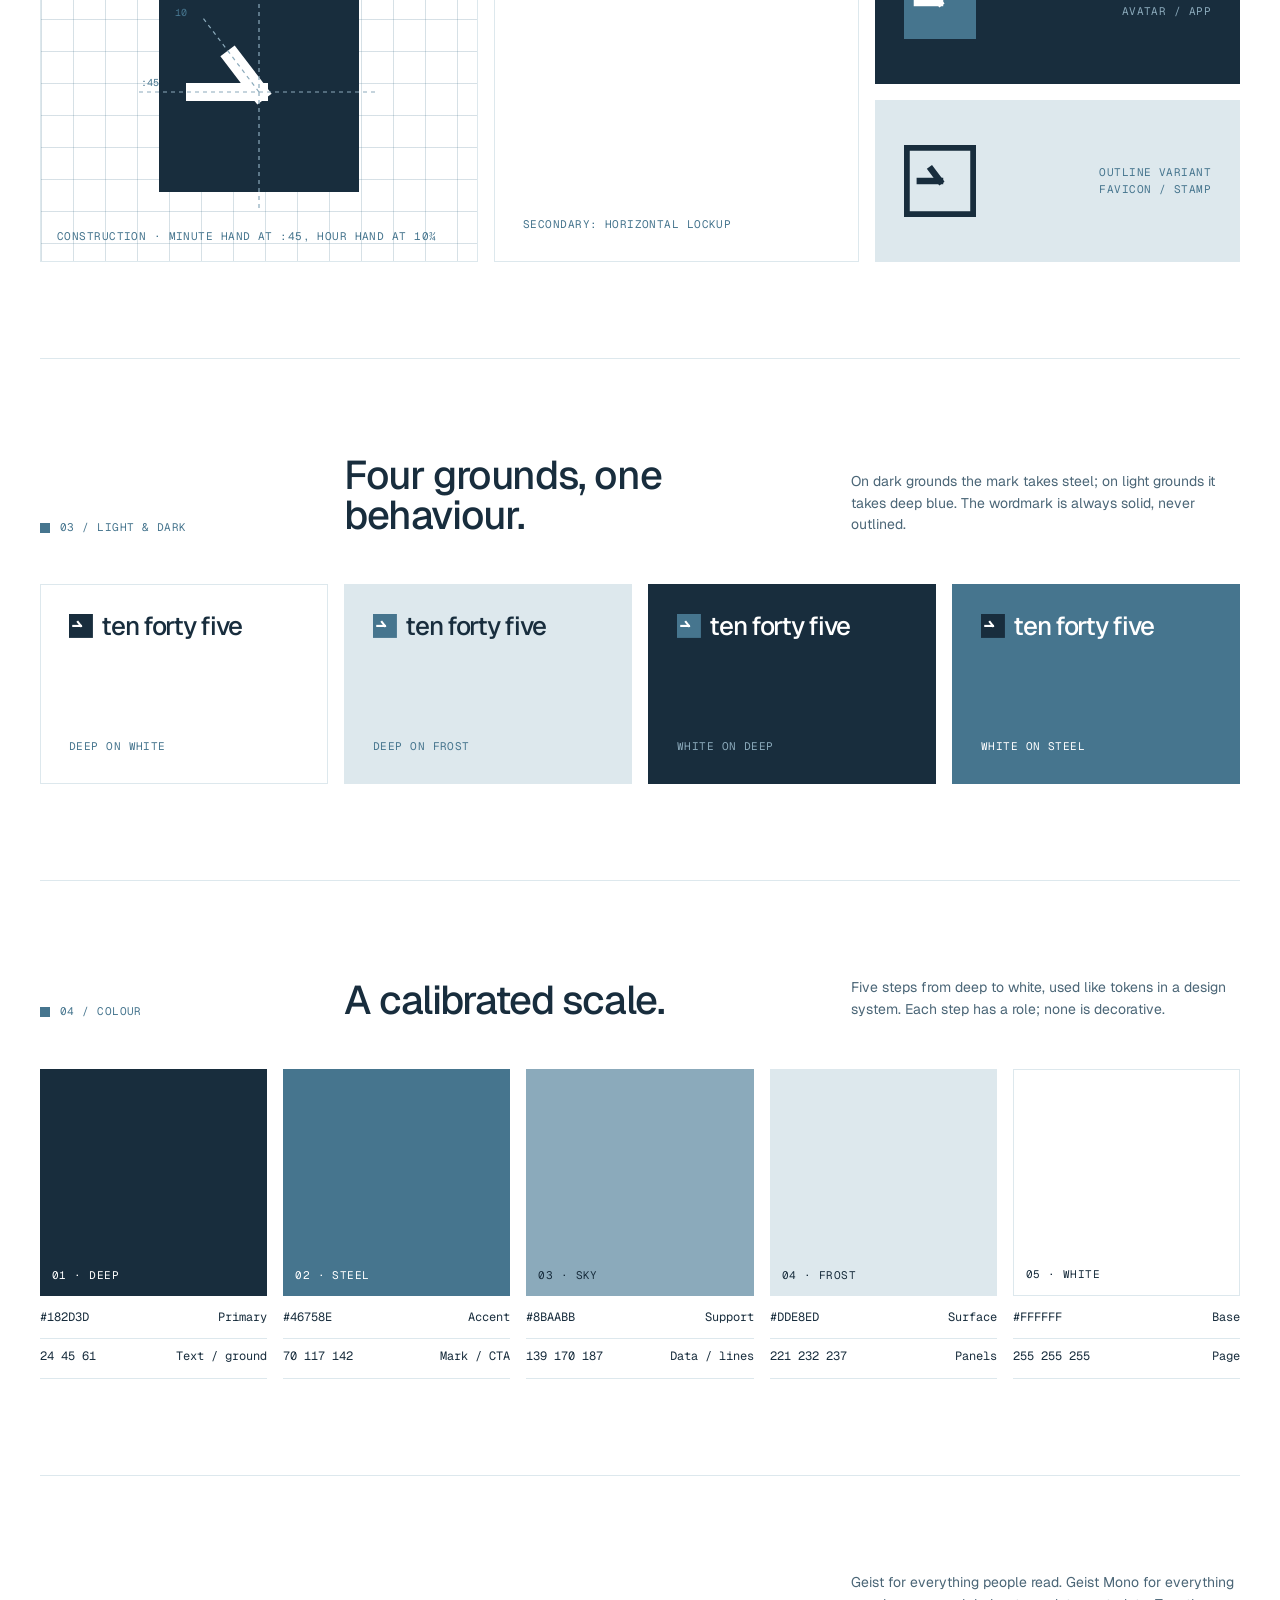
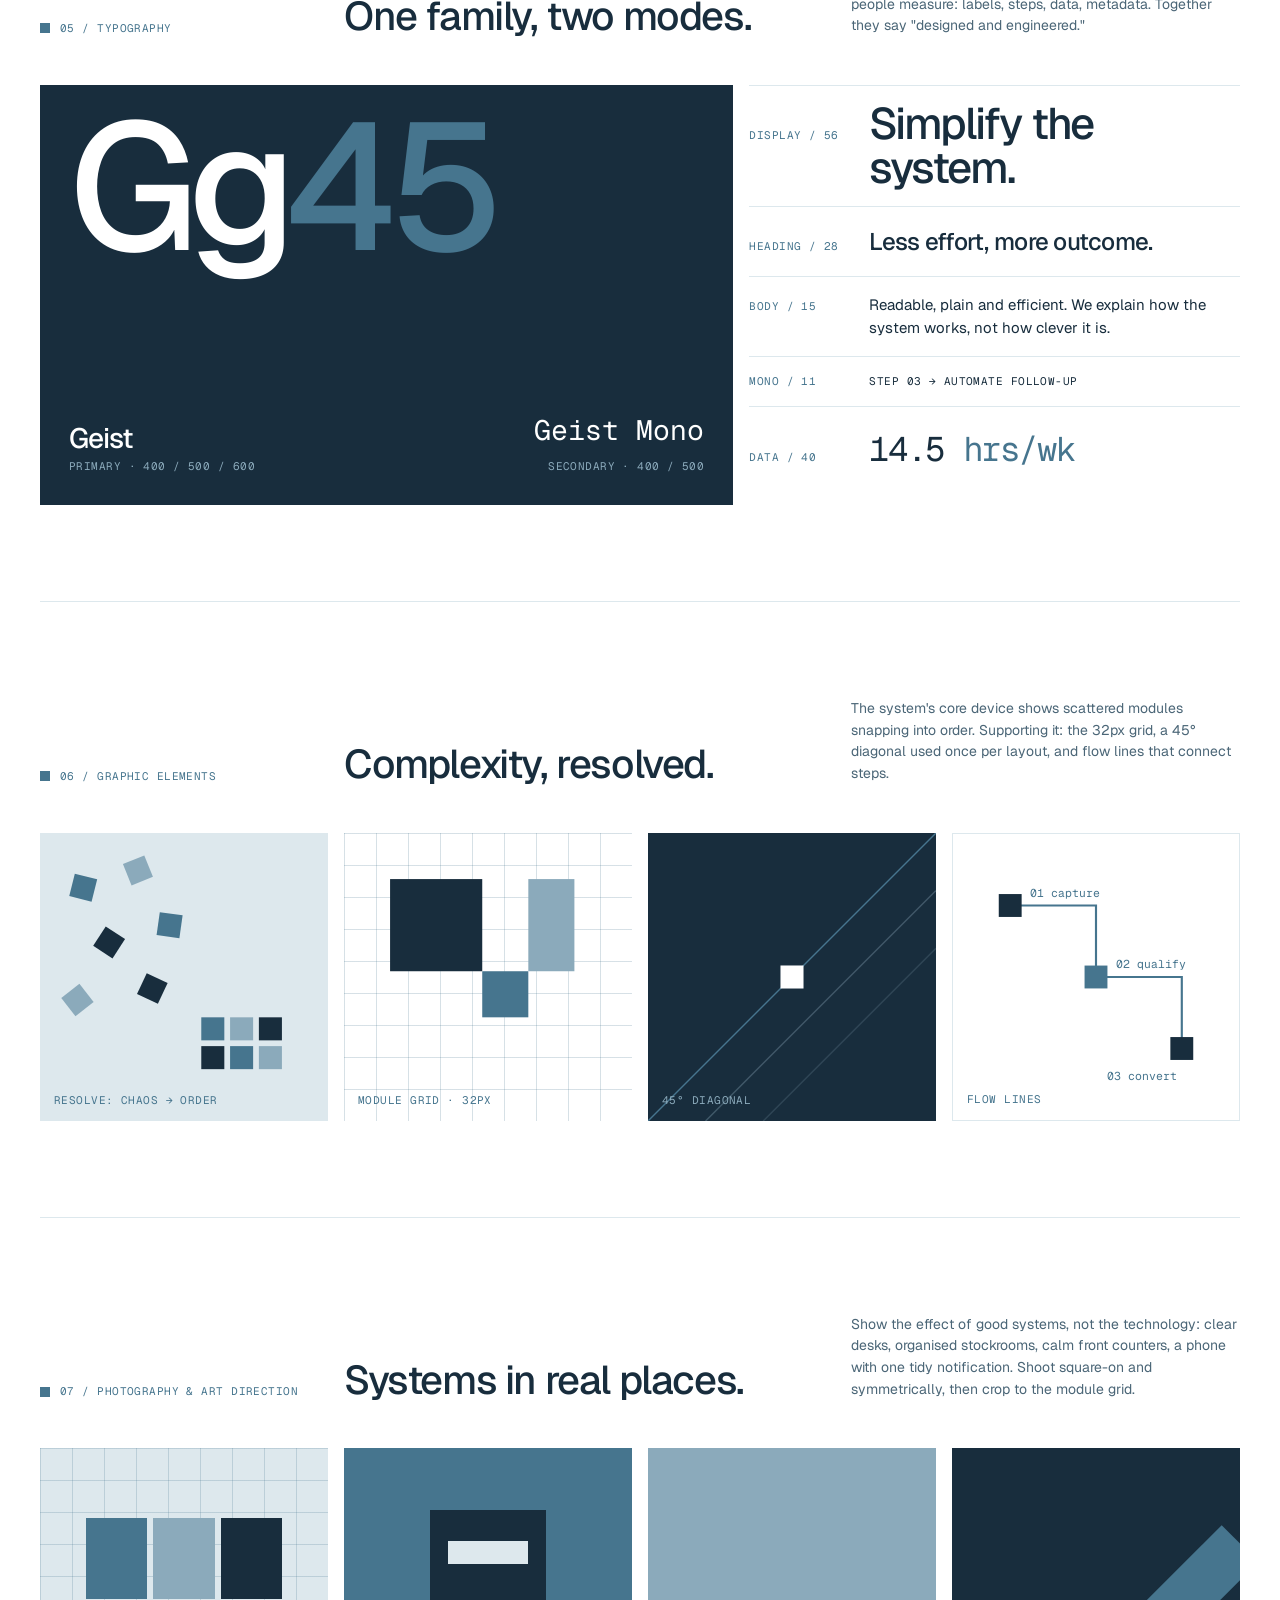
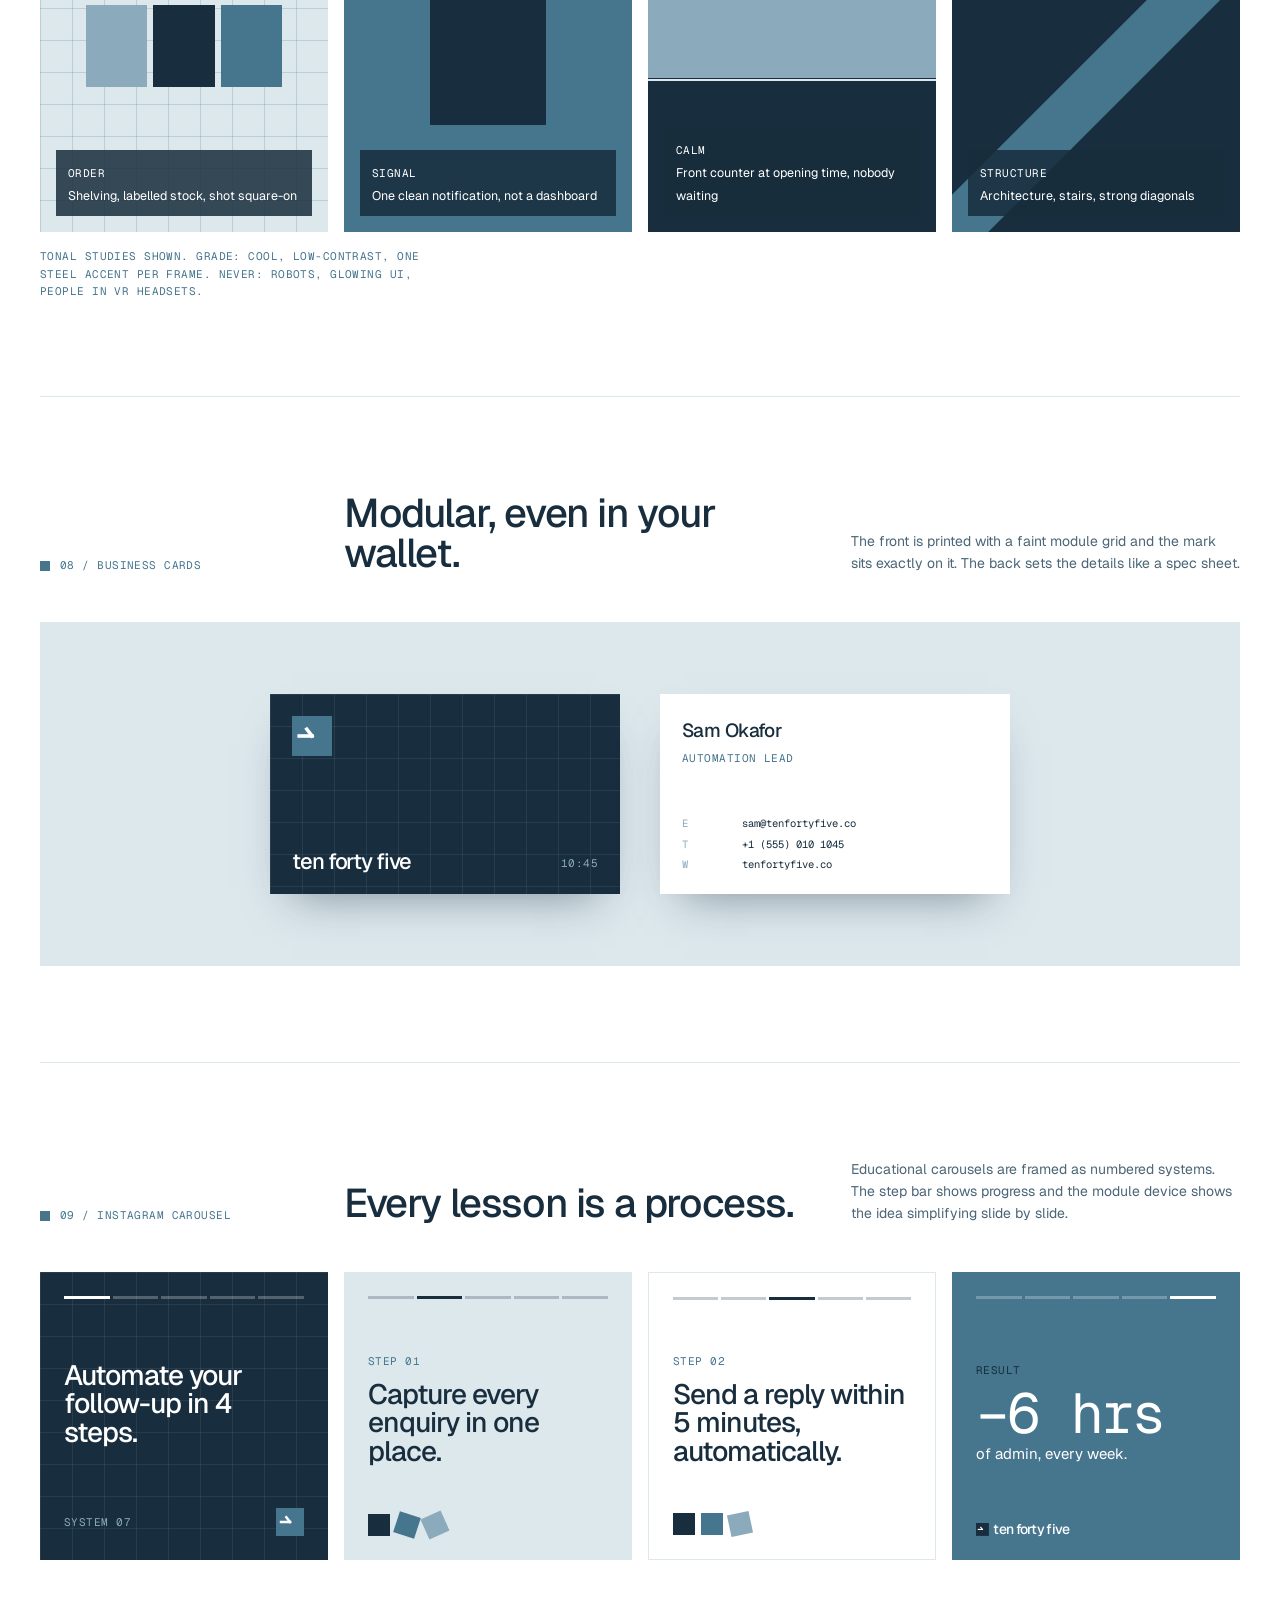
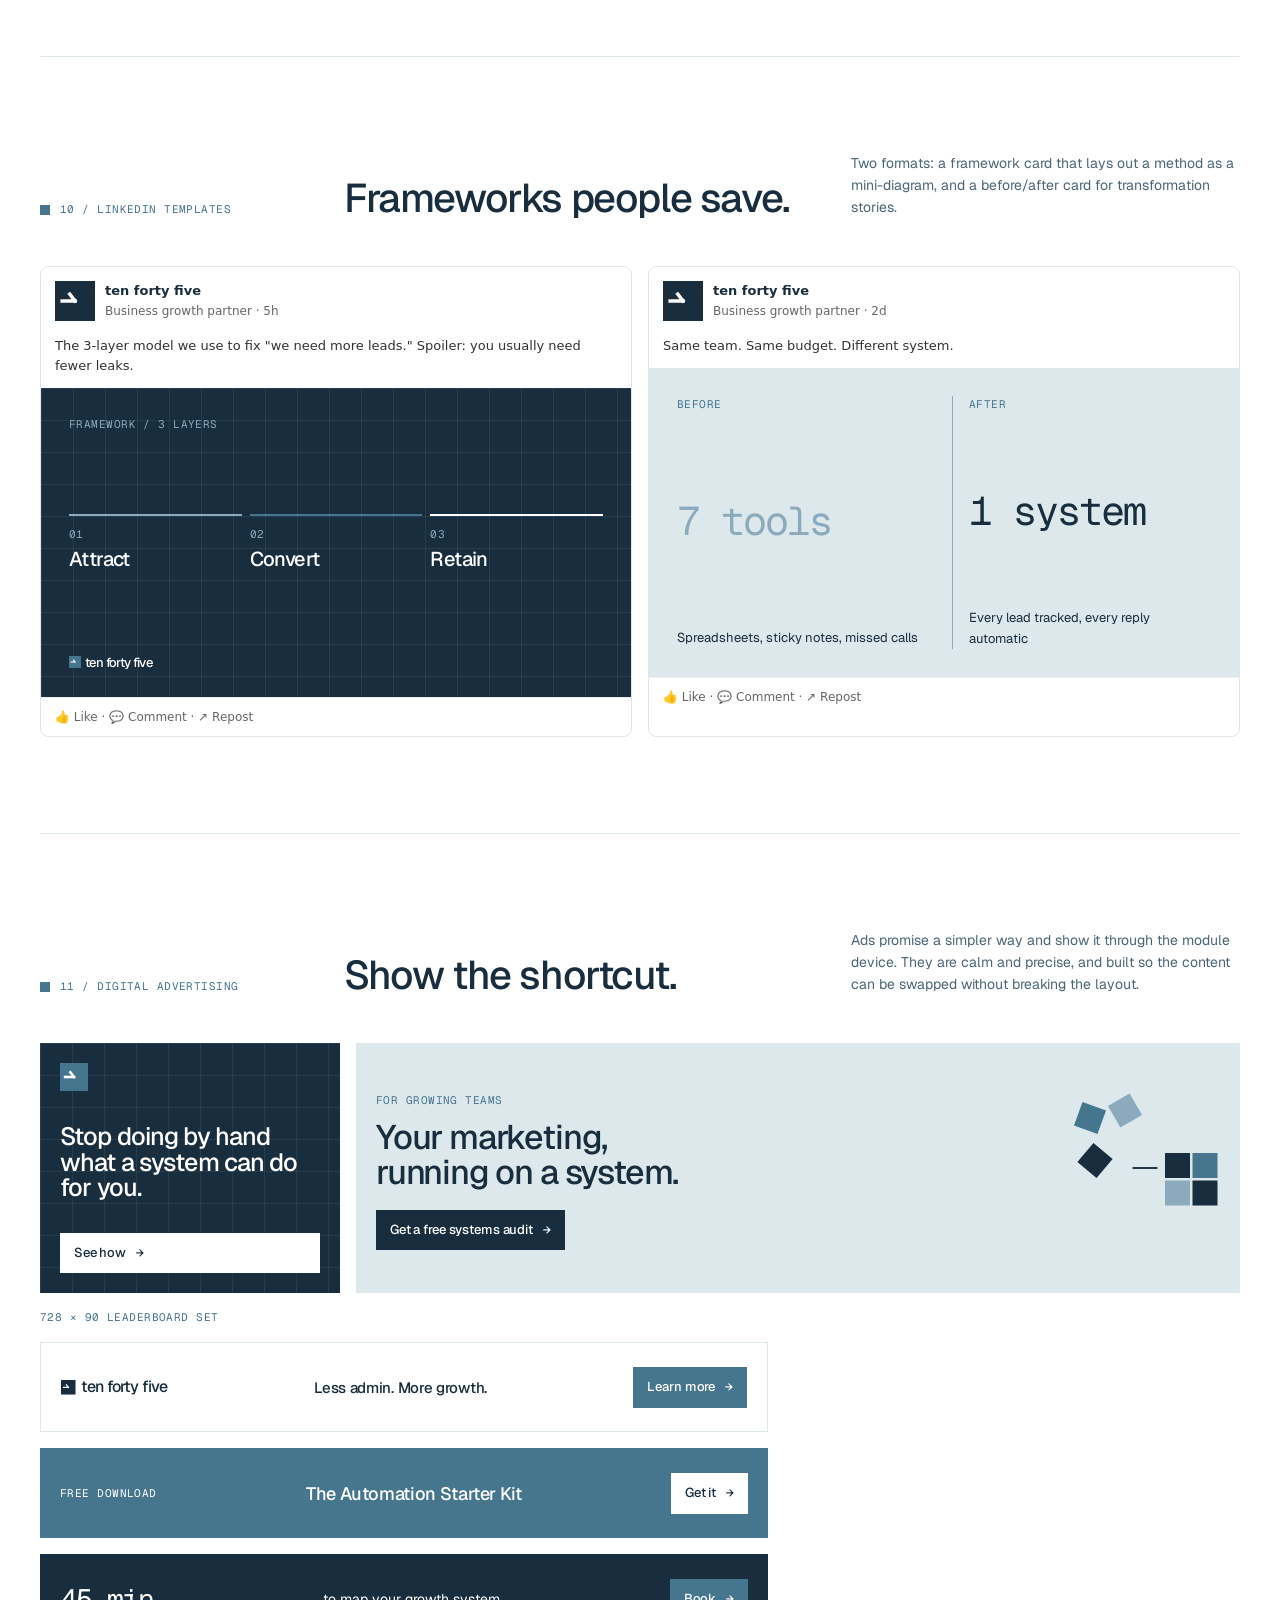
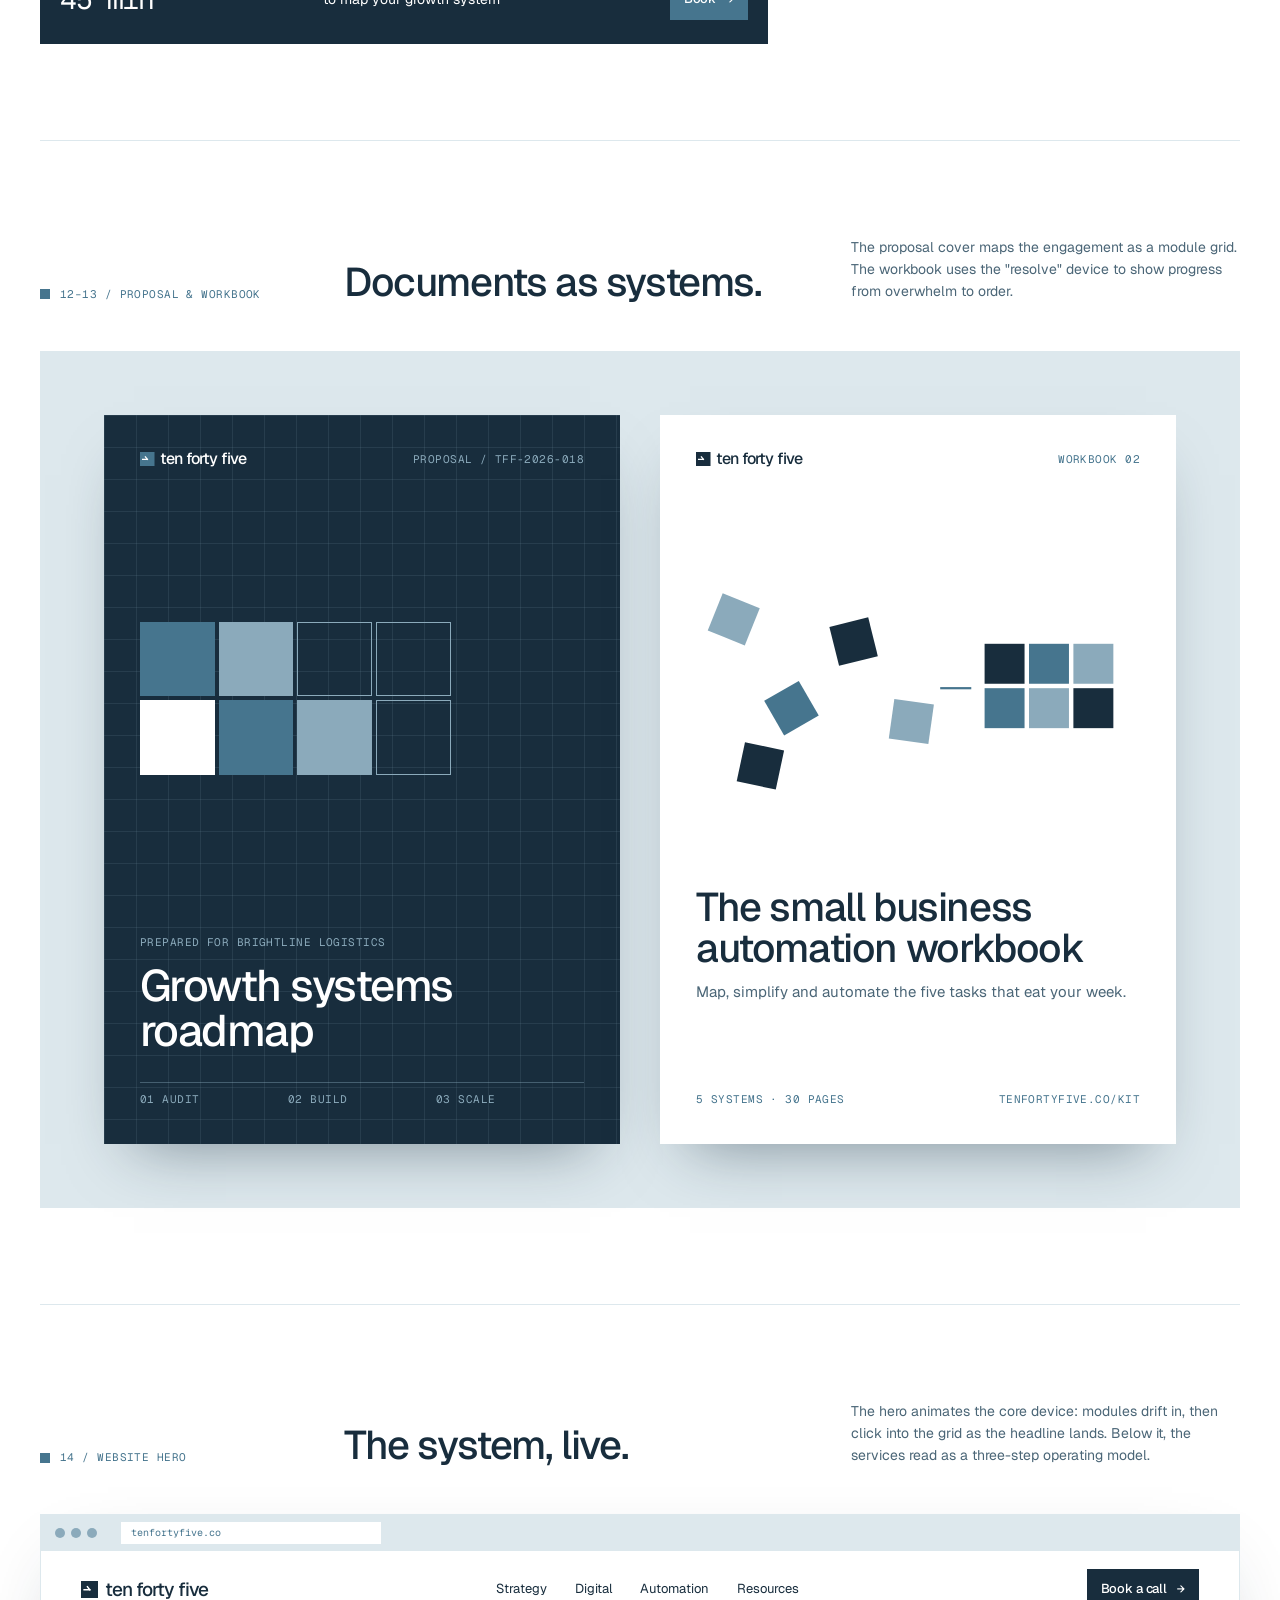
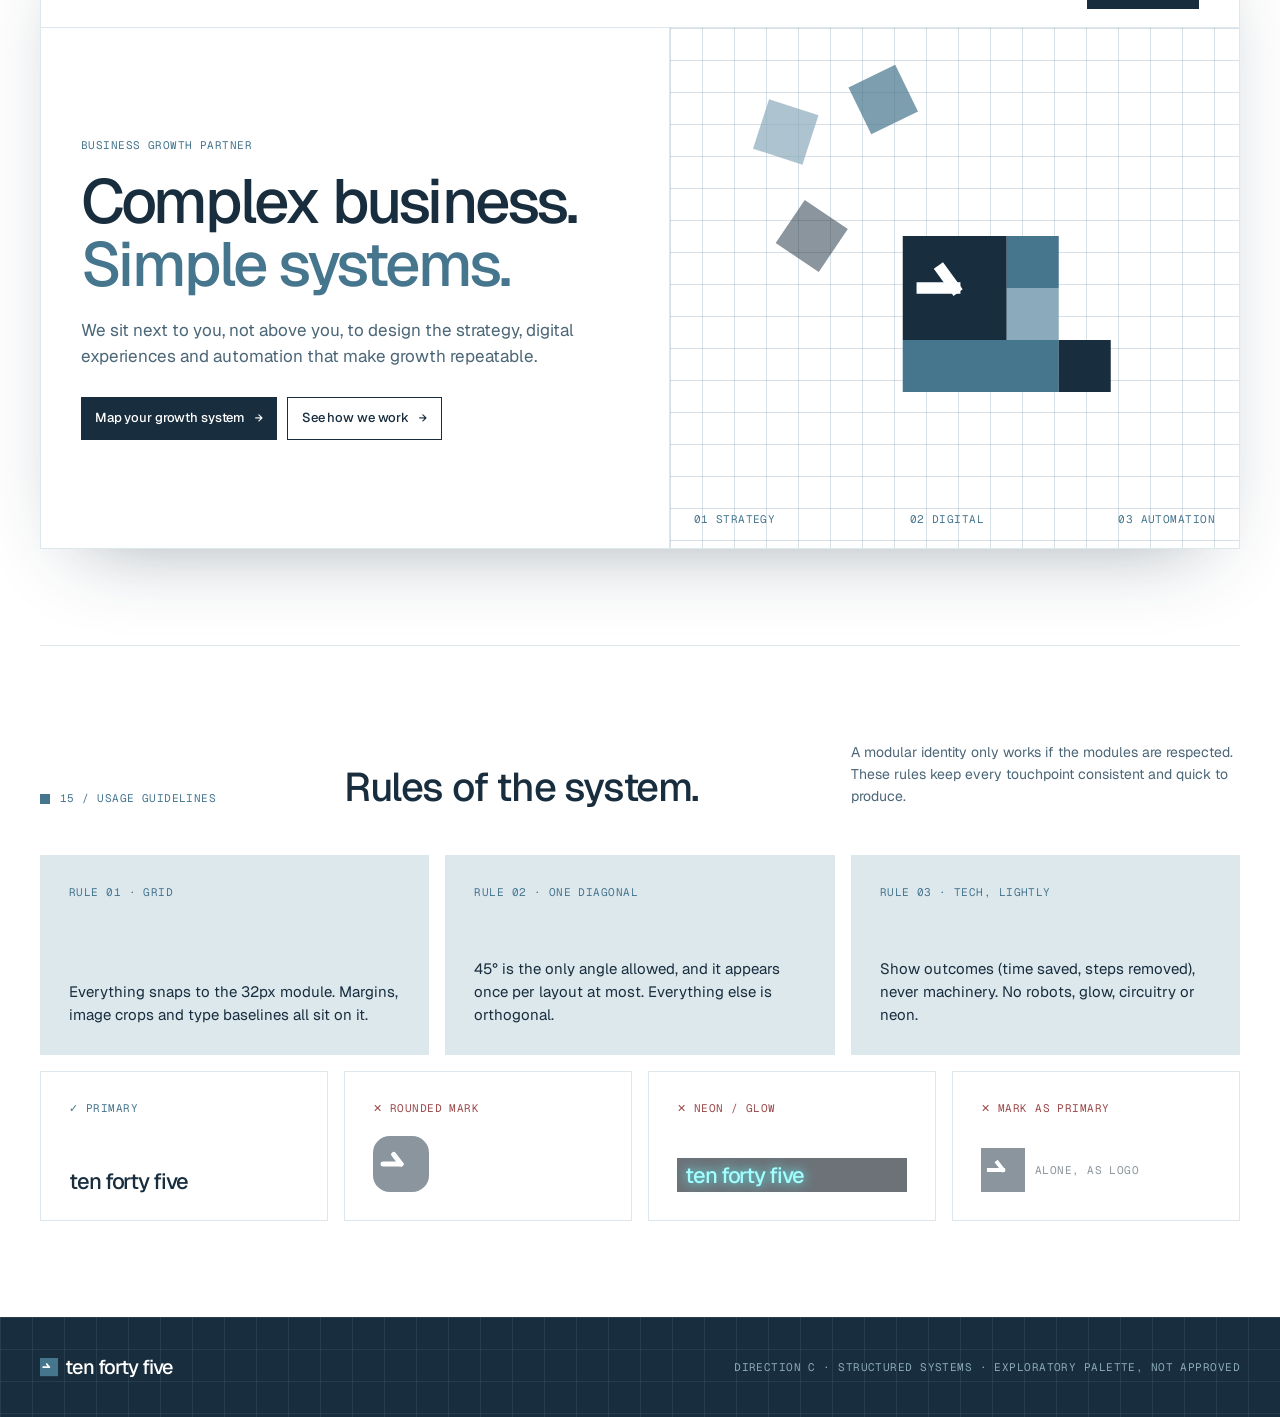
<file: brand-mockups/c-structured-systems.html>
<!doctype html>
<html lang="en">
<head>
<meta charset="utf-8">
<meta name="viewport" content="width=device-width, initial-scale=1">
<title>Structured Systems Board</title>
<link rel="preconnect" href="https://fonts.googleapis.com">
<link rel="preconnect" href="https://fonts.gstatic.com" crossorigin>
<link href="https://fonts.googleapis.com/css2?family=Geist:wght@300;400;500;600;700&family=Geist+Mono:wght@400;500&display=swap" rel="stylesheet">
<style>
:root{
  --deep:#182D3D; --steel:#46758E; --sky:#8BAABB; --frost:#DDE8ED; --white:#FFFFFF;
  --line:rgba(70,117,142,.22);
  --sans:"Geist",system-ui,sans-serif; --mono:"Geist Mono",ui-monospace,monospace;
}
*{box-sizing:border-box;margin:0;padding:0}
html,body{overflow-x:clip}
body{background:var(--white);color:var(--deep);font-family:var(--sans);font-size:15px;line-height:1.55;-webkit-font-smoothing:antialiased}
.wrap{max-width:1280px;margin:0 auto;padding:0 40px}
.m{font-family:var(--mono);font-size:11px;letter-spacing:.04em;text-transform:uppercase}
h1,h2,h3{font-weight:500;letter-spacing:-.035em;line-height:1.02}
p{max-width:60ch}
.gridbg{background-image:linear-gradient(var(--line) 1px,transparent 1px),linear-gradient(90deg,var(--line) 1px,transparent 1px);background-size:32px 32px}
.gridbg-d{background-color:var(--deep);background-image:linear-gradient(rgba(139,170,187,.13) 1px,transparent 1px),linear-gradient(90deg,rgba(139,170,187,.13) 1px,transparent 1px);background-size:32px 32px}

/* wordmark + mark */
.wm{font-weight:500;letter-spacing:-.05em;line-height:1;white-space:nowrap;display:inline-flex;align-items:center;gap:.32em}
.wm svg{width:.92em;height:.92em;flex:none}
.wm.only svg{display:none}
.mk{display:block}
.inv{color:#fff}

header.cover{color:#fff;position:relative;overflow:hidden}
.cover .in{padding:32px 0 0}
.cover .top{display:flex;justify-content:space-between;color:var(--sky)}
.cover .body{display:grid;grid-template-columns:repeat(12,1fr);gap:16px;padding:112px 0 80px;align-items:end}
.cover .body .wm{grid-column:1/-1;font-size:clamp(54px,10.5vw,148px)}
.cover .body p{grid-column:1/6;color:var(--sky);font-size:17px;margin-top:40px}
.cover .spec{grid-column:8/-1;display:grid;grid-template-columns:repeat(2,1fr);border-top:1px solid rgba(139,170,187,.4);margin-top:40px}
.cover .spec div{padding:12px 0;border-bottom:1px solid rgba(139,170,187,.25)}
.cover .spec b{display:block;font-weight:500;font-size:15px;color:#fff;text-transform:none;letter-spacing:-.01em;font-family:var(--sans)}

section{padding:96px 0;border-bottom:1px solid var(--frost)}
.sh{display:grid;grid-template-columns:repeat(12,1fr);gap:16px;margin-bottom:48px;align-items:end}
.sh .id{grid-column:1/4;display:flex;gap:10px;align-items:center;color:var(--steel)}
.sh .id i{width:10px;height:10px;background:var(--steel);display:block}
.sh h2{grid-column:4/9;font-size:40px}
.sh p{grid-column:9/-1;color:#4b6677;font-size:14px}
.grid{display:grid;gap:16px}
.cell{border:1px solid var(--frost);padding:28px;min-height:200px;display:flex;flex-direction:column;justify-content:space-between;position:relative}
.cell.deep{background:var(--deep);border-color:var(--deep);color:#fff}
.cell.frost{background:var(--frost);border-color:var(--frost)}
.cell.steel{background:var(--steel);border-color:var(--steel);color:#fff}
.lbl{color:var(--steel)}
.deep .lbl,.steel .lbl{color:var(--sky)}

/* 01 */
.wm-stage{height:400px;display:grid;place-items:center;position:relative;border:1px solid var(--frost)}
.wm-stage .wm{font-size:clamp(46px,8.5vw,112px)}
.corner{position:absolute;width:14px;height:14px;border-color:var(--steel);border-style:solid}
/* 02 construction */
.constr{display:grid;grid-template-columns:1.2fr 1fr 1fr;gap:16px}
/* 04 */
.pal{display:grid;grid-template-columns:repeat(5,1fr);gap:16px}
.chip{display:flex;flex-direction:column}
.chip .c{aspect-ratio:1/1;position:relative}
.chip .c span{position:absolute;left:12px;bottom:12px}
.chip .d{padding:12px 0;border-bottom:1px solid var(--frost);display:flex;justify-content:space-between;font-family:var(--mono);font-size:12px}
.chip .d+.d{padding-top:8px}
/* 05 */
.tw{display:grid;grid-template-columns:repeat(12,1fr);gap:16px}
.gg{font-size:180px}
.tw .a{grid-column:1/8}.tw .b{grid-column:8/-1}
.trow{display:grid;grid-template-columns:120px 1fr;border-top:1px solid var(--frost);padding:16px 0;align-items:baseline}
/* 06 */
.pat{aspect-ratio:1/1;position:relative;overflow:hidden}
.pat svg{position:absolute;inset:0;width:100%;height:100%}
.pat .m{position:absolute;left:14px;bottom:12px}
/* 07 */
.ph{aspect-ratio:3/4;position:relative;overflow:hidden;display:flex;align-items:flex-end;padding:16px;color:#fff}
.ph .s{position:absolute;inset:0}
.ph .t{position:relative;background:rgba(24,45,61,.85);padding:10px 12px;width:100%}
/* 08 */
.stage{background:var(--frost);padding:72px;display:flex;justify-content:center;gap:40px;flex-wrap:wrap}
.bc{width:350px;height:200px;padding:22px;display:flex;flex-direction:column;justify-content:space-between;box-shadow:0 22px 44px -22px rgba(24,45,61,.5)}
/* 09 */
.ig{aspect-ratio:1/1;padding:24px;display:flex;flex-direction:column;justify-content:space-between;position:relative;overflow:hidden}
.ig h3{font-size:28px}
.steps{display:grid;grid-template-columns:repeat(5,1fr);gap:3px}
.steps i{height:3px;background:currentColor;opacity:.25}.steps i.on{opacity:1}
/* 10 */
.li{background:#fff;border:1px solid #dfe5ea;border-radius:8px;overflow:hidden;font-family:system-ui,sans-serif;font-size:13px}
.li .hd{display:flex;gap:10px;padding:14px;align-items:center}
.li .av{width:40px;height:40px}
.li .tx{padding:0 14px 12px;color:#333}
.li .im{aspect-ratio:1.91/1;padding:28px;display:flex;flex-direction:column;justify-content:space-between;font-family:var(--sans)}
.li .ft{padding:10px 14px;border-top:1px solid #eef1f3;font-size:12px;color:#666}
/* 11 */
.ads{display:grid;grid-template-columns:300px 1fr;gap:16px}
.ad{padding:20px;display:flex;flex-direction:column;justify-content:space-between;position:relative;overflow:hidden}
.btn{display:inline-flex;align-items:center;gap:10px;font-weight:500;font-size:13px;padding:10px 14px;background:var(--steel);color:#fff;letter-spacing:-.01em}
.btn::after{content:"→";font-family:var(--mono)}
.btn.w{background:#fff;color:var(--deep)}
.btn.d{background:var(--deep)}
.btn.o{background:transparent;color:var(--deep);border:1px solid var(--deep)}
/* 12-13 */
.docs{display:grid;grid-template-columns:1fr 1fr;gap:40px;background:var(--frost);padding:64px}
.doc{aspect-ratio:1/1.414;padding:36px;display:flex;flex-direction:column;justify-content:space-between;box-shadow:0 30px 60px -30px rgba(24,45,61,.5);position:relative;overflow:hidden}
/* 14 */
.browser{border:1px solid var(--frost);box-shadow:0 30px 80px -40px rgba(24,45,61,.45)}
.chrome{height:36px;background:var(--frost);display:flex;align-items:center;gap:6px;padding:0 14px}
.chrome i{width:10px;height:10px;border-radius:50%;background:var(--sky)}
.chrome span{margin-left:18px;background:#fff;font-family:var(--mono);font-size:10px;padding:3px 10px;width:260px;color:var(--steel)}
.site nav{display:flex;justify-content:space-between;align-items:center;padding:18px 40px;border-bottom:1px solid var(--frost)}
.site nav ul{display:flex;gap:28px;list-style:none;font-size:13px}
.site .hero{display:grid;grid-template-columns:1.1fr 1fr;min-height:520px}
.site .hero .l{padding:72px 40px;display:flex;flex-direction:column;justify-content:center}
.site .hero h1{font-size:62px;letter-spacing:-.045em}
.site .hero .r{position:relative;border-left:1px solid var(--frost)}
/* 15 */
.rules{display:grid;grid-template-columns:repeat(3,1fr);gap:16px}
.dd{display:grid;grid-template-columns:repeat(4,1fr);gap:16px;margin-top:16px}
.dd .cell{min-height:150px}
footer{padding:40px 0}

@media (max-width:900px){
  .wrap{padding:0 16px}
  .cover .body p,.cover .spec,.sh .id,.sh h2,.sh p,.tw .a,.tw .b{grid-column:1/-1}
  .constr,.ads,.docs,.rules,.site .hero,.mq1{grid-template-columns:1fr!important}
  .pal,.dd,.mq2{grid-template-columns:1fr 1fr!important}
  .grid>*,.docs>*,.dd>*{min-width:0}
  .docs,.stage{padding:20px}
  .doc{padding:24px}.doc h2{font-size:34px!important}
  .site nav ul{display:none}.site nav{padding:16px 20px}.site .hero .l{padding:40px 20px}.site .hero h1{font-size:40px}.site .hero .r{min-height:260px;border-left:0;border-top:1px solid var(--frost)}
  .ad{width:100%!important;height:auto!important;min-height:90px;flex-wrap:wrap;gap:10px}
  .bc{width:100%;max-width:350px}
  .dd .wm{font-size:16px!important}
  .gg{font-size:110px!important}
}
</style>
</head>
<body>

<!-- the compact mark: a square clock face set to 10:45, hands drawn with square caps -->
<svg width="0" height="0" style="position:absolute" aria-hidden="true">
  <defs>
    <symbol id="mk" viewBox="0 0 100 100">
      <rect x="0" y="0" width="100" height="100" fill="currentColor"/>
      <g stroke="var(--mk-fg,#fff)" stroke-width="9" stroke-linecap="square" fill="none">
        <line x1="50" y1="50" x2="18" y2="50"/>
        <line x1="50" y1="50" x2="37" y2="33"/>
      </g>
    </symbol>
    <symbol id="mk-o" viewBox="0 0 100 100">
      <rect x="4" y="4" width="92" height="92" fill="none" stroke="currentColor" stroke-width="8"/>
      <g stroke="currentColor" stroke-width="9" stroke-linecap="square" fill="none">
        <line x1="50" y1="50" x2="22" y2="50"/>
        <line x1="50" y1="50" x2="38" y2="34"/>
      </g>
    </symbol>
  </defs>
</svg>

<header class="cover gridbg-d">
  <div class="wrap in">
    <div class="top m"><span>Brand identity / Direction C</span><span>v0.3 · Nov 2026 · Exploratory</span></div>
    <div class="body">
      <div class="wm inv"><svg style="color:var(--steel)"><use href="#mk"/></svg>ten forty five</div>
      <p>Structured Systems. An identity built like a well-designed operating system: modular, measured and quietly clever. It shows the work of simplifying complexity without dressing up as a tech company.</p>
      <div class="spec m">
        <div style="padding-right:16px">Direction<b>Structured Systems</b></div>
        <div>Module<b>32px base grid</b></div>
        <div style="padding-right:16px">Mark<b>10:45, as geometry</b></div>
        <div>Angle<b>45° as the only diagonal</b></div>
      </div>
    </div>
  </div>
</header>

<main class="wrap">

<!-- 01 -->
<section>
  <div class="sh"><div class="id m"><i></i>01 / Primary wordmark</div><h2>The name, set like a specification.</h2><p>Geist Medium at −5% tracking. Clean, engineered letterforms with no rounded terminals. The wordmark always stands alone as the primary logo; the compact mark sits beside it only in the horizontal lockup.</p></div>
  <div class="wm-stage gridbg">
    <span class="corner" style="top:16px;left:16px;border-width:1px 0 0 1px"></span><span class="corner" style="top:16px;right:16px;border-width:1px 1px 0 0"></span><span class="corner" style="bottom:16px;left:16px;border-width:0 0 1px 1px"></span><span class="corner" style="bottom:16px;right:16px;border-width:0 1px 1px 0"></span>
    <span class="wm only" style="background:#fff;padding:12px 20px">ten forty five</span>
    <span class="m lbl" style="position:absolute;left:40px;top:40px">x = 1 module</span>
    <span class="m lbl" style="position:absolute;right:40px;bottom:40px">Clear space: 2 modules on all sides</span>
  </div>
</section>

<!-- 02 -->
<section>
  <div class="sh"><div class="id m"><i></i>02 / Secondary &amp; compact marks</div><h2>10:45, drawn as a system.</h2><p>The compact mark is a clock without the clock. Two hands set to 10:45 sit inside a square module. It reads as a measured angle, a moment of decision, the first step of a process. No circles, no gears, no circuitry.</p></div>
  <div class="constr">
    <div class="cell gridbg" style="min-height:340px;align-items:center;justify-content:center;padding:40px">
      <svg viewBox="-10 -10 120 120" style="width:240px;height:240px;color:var(--deep)" aria-label="Construction of the compact mark">
        <rect x="0" y="0" width="100" height="100" fill="var(--deep)"/>
        <g stroke="#fff" stroke-width="9" stroke-linecap="square"><line x1="50" y1="50" x2="18" y2="50"/><line x1="50" y1="50" x2="37" y2="33"/></g>
        <g stroke="#8BAABB" stroke-width=".6" stroke-dasharray="2 2" fill="none"><line x1="50" y1="-10" x2="50" y2="110"/><line x1="-10" y1="50" x2="110" y2="50"/><line x1="50" y1="50" x2="22" y2="13"/></g>
        <text x="55" y="-3" font-family="Geist Mono" font-size="5" fill="#46758E">12</text>
        <text x="-9" y="47" font-family="Geist Mono" font-size="5" fill="#46758E">:45</text>
        <text x="8" y="12" font-family="Geist Mono" font-size="5" fill="#46758E">10</text>
      </svg>
      <span class="m lbl" style="position:absolute;bottom:16px;left:16px">Construction · minute hand at :45, hour hand at 10¾</span>
    </div>
    <div class="cell" style="align-items:flex-start">
      <span class="wm" style="font-size:38px"><svg style="color:var(--deep)"><use href="#mk"/></svg>ten forty five</span>
      <span class="m lbl">Secondary: horizontal lockup</span>
    </div>
    <div class="grid" style="grid-template-rows:1fr 1fr">
      <div class="cell deep" style="min-height:0;flex-direction:row;align-items:center;justify-content:space-between"><svg class="mk" width="72" height="72" style="color:var(--steel)"><use href="#mk"/></svg><span class="m lbl" style="text-align:right">Compact mark<br>avatar / app</span></div>
      <div class="cell frost" style="min-height:0;flex-direction:row;align-items:center;justify-content:space-between"><svg class="mk" width="72" height="72" style="color:var(--deep)"><use href="#mk-o"/></svg><span class="m lbl" style="text-align:right">Outline variant<br>favicon / stamp</span></div>
    </div>
  </div>
</section>

<!-- 03 -->
<section>
  <div class="sh"><div class="id m"><i></i>03 / Light &amp; dark</div><h2>Four grounds, one behaviour.</h2><p>On dark grounds the mark takes steel; on light grounds it takes deep blue. The wordmark is always solid, never outlined.</p></div>
  <div class="grid mq2" style="grid-template-columns:repeat(4,1fr)">
    <div class="cell"><span class="wm" style="font-size:26px"><svg style="color:var(--deep)"><use href="#mk"/></svg>ten forty five</span><span class="m lbl">Deep on white</span></div>
    <div class="cell frost"><span class="wm" style="font-size:26px"><svg style="color:var(--steel)"><use href="#mk"/></svg>ten forty five</span><span class="m lbl">Deep on frost</span></div>
    <div class="cell deep"><span class="wm inv" style="font-size:26px"><svg style="color:var(--steel)"><use href="#mk"/></svg>ten forty five</span><span class="m lbl">White on deep</span></div>
    <div class="cell steel"><span class="wm inv" style="font-size:26px"><svg style="color:var(--deep)"><use href="#mk"/></svg>ten forty five</span><span class="m lbl" style="color:#fff">White on steel</span></div>
  </div>
</section>

<!-- 04 -->
<section>
  <div class="sh"><div class="id m"><i></i>04 / Colour</div><h2>A calibrated scale.</h2><p>Five steps from deep to white, used like tokens in a design system. Each step has a role; none is decorative.</p></div>
  <div class="pal">
    <div class="chip"><div class="c" style="background:#182D3D"><span class="m" style="color:#fff">01 · Deep</span></div><div class="d"><span>#182D3D</span><span>Primary</span></div><div class="d"><span>24 45 61</span><span>Text / ground</span></div></div>
    <div class="chip"><div class="c" style="background:#46758E"><span class="m" style="color:#fff">02 · Steel</span></div><div class="d"><span>#46758E</span><span>Accent</span></div><div class="d"><span>70 117 142</span><span>Mark / CTA</span></div></div>
    <div class="chip"><div class="c" style="background:#8BAABB"><span class="m">03 · Sky</span></div><div class="d"><span>#8BAABB</span><span>Support</span></div><div class="d"><span>139 170 187</span><span>Data / lines</span></div></div>
    <div class="chip"><div class="c" style="background:#DDE8ED"><span class="m">04 · Frost</span></div><div class="d"><span>#DDE8ED</span><span>Surface</span></div><div class="d"><span>221 232 237</span><span>Panels</span></div></div>
    <div class="chip"><div class="c" style="background:#fff;border:1px solid var(--frost)"><span class="m">05 · White</span></div><div class="d"><span>#FFFFFF</span><span>Base</span></div><div class="d"><span>255 255 255</span><span>Page</span></div></div>
  </div>
</section>

<!-- 05 -->
<section>
  <div class="sh"><div class="id m"><i></i>05 / Typography</div><h2>One family, two modes.</h2><p>Geist for everything people read. Geist Mono for everything people measure: labels, steps, data, metadata. Together they say "designed and engineered."</p></div>
  <div class="tw">
    <div class="a cell deep gridbg-d" style="min-height:420px">
      <div class="gg" style="font-weight:500;letter-spacing:-.06em;line-height:.8">Gg<span style="color:var(--steel)">45</span></div>
      <div style="display:flex;justify-content:space-between;align-items:flex-end;gap:16px;flex-wrap:wrap"><div><h3 style="font-size:28px">Geist</h3><span class="m lbl">Primary · 400 / 500 / 600</span></div><div style="text-align:right"><div style="font-family:var(--mono);font-size:28px">Geist Mono</div><span class="m lbl">Secondary · 400 / 500</span></div></div>
    </div>
    <div class="b">
      <div class="trow"><span class="m lbl">Display / 56</span><span style="font-size:44px;font-weight:500;letter-spacing:-.045em;line-height:1">Simplify the system.</span></div>
      <div class="trow"><span class="m lbl">Heading / 28</span><span style="font-size:24px;font-weight:500;letter-spacing:-.03em">Less effort, more outcome.</span></div>
      <div class="trow"><span class="m lbl">Body / 15</span><span>Readable, plain and efficient. We explain how the system works, not how clever it is.</span></div>
      <div class="trow"><span class="m lbl">Mono / 11</span><span class="m">Step 03 → Automate follow-up</span></div>
      <div class="trow"><span class="m lbl">Data / 40</span><span style="font-family:var(--mono);font-size:34px;letter-spacing:-.04em">14.5 <span style="color:var(--steel)">hrs/wk</span></span></div>
    </div>
  </div>
</section>

<!-- 06 -->
<section>
  <div class="sh"><div class="id m"><i></i>06 / Graphic elements</div><h2>Complexity, resolved.</h2><p>The system's core device shows scattered modules snapping into order. Supporting it: the 32px grid, a 45° diagonal used once per layout, and flow lines that connect steps.</p></div>
  <div class="grid mq2" style="grid-template-columns:repeat(4,1fr)">
    <div class="pat" style="background:var(--frost)">
      <svg viewBox="0 0 200 200" aria-hidden="true"><g fill="#46758E">
        <rect x="22" y="30" width="16" height="16" transform="rotate(14 30 38)"/><rect x="60" y="18" width="16" height="16" transform="rotate(-22 68 26)" fill="#8BAABB"/><rect x="40" y="68" width="16" height="16" transform="rotate(33 48 76)" fill="#182D3D"/><rect x="82" y="56" width="16" height="16" transform="rotate(8 90 64)"/><rect x="18" y="108" width="16" height="16" transform="rotate(-38 26 116)" fill="#8BAABB"/><rect x="70" y="100" width="16" height="16" transform="rotate(25 78 108)" fill="#182D3D"/>
        <rect x="112" y="128" width="16" height="16"/><rect x="132" y="128" width="16" height="16" fill="#8BAABB"/><rect x="152" y="128" width="16" height="16" fill="#182D3D"/><rect x="112" y="148" width="16" height="16" fill="#182D3D"/><rect x="132" y="148" width="16" height="16"/><rect x="152" y="148" width="16" height="16" fill="#8BAABB"/>
      </g></svg><span class="m lbl">Resolve: chaos → order</span>
    </div>
    <div class="pat gridbg"><svg viewBox="0 0 200 200" aria-hidden="true"><g fill="#182D3D"><rect x="32" y="32" width="64" height="64"/><rect x="96" y="96" width="32" height="32" fill="#46758E"/><rect x="128" y="32" width="32" height="64" fill="#8BAABB"/></g></svg><span class="m lbl">Module grid · 32px</span></div>
    <div class="pat" style="background:var(--deep)"><svg viewBox="0 0 200 200" aria-hidden="true"><g stroke="#46758E" stroke-width="1"><line x1="0" y1="200" x2="200" y2="0"/><line x1="40" y1="200" x2="200" y2="40" stroke="#8BAABB" stroke-opacity=".35"/><line x1="80" y1="200" x2="200" y2="80" stroke="#8BAABB" stroke-opacity=".2"/></g><rect x="92" y="92" width="16" height="16" fill="#fff"/></svg><span class="m" style="position:absolute;left:14px;bottom:12px;color:var(--sky)">45° diagonal</span></div>
    <div class="pat" style="background:#fff;border:1px solid var(--frost)"><svg viewBox="0 0 200 200" aria-hidden="true"><g stroke="#46758E" stroke-width="1.5" fill="none"><path d="M40 50 H100 V100 H160 V150"/></g><g fill="#182D3D"><rect x="32" y="42" width="16" height="16"/><rect x="92" y="92" width="16" height="16" fill="#46758E"/><rect x="152" y="142" width="16" height="16"/></g><g font-family="Geist Mono" font-size="8" fill="#46758E"><text x="54" y="44">01 capture</text><text x="114" y="94">02 qualify</text><text x="108" y="172">03 convert</text></g></svg><span class="m lbl">Flow lines</span></div>
  </div>
</section>

<!-- 07 -->
<section>
  <div class="sh"><div class="id m"><i></i>07 / Photography &amp; art direction</div><h2>Systems in real places.</h2><p>Show the effect of good systems, not the technology: clear desks, organised stockrooms, calm front counters, a phone with one tidy notification. Shoot square-on and symmetrically, then crop to the module grid.</p></div>
  <div class="grid mq2" style="grid-template-columns:repeat(4,1fr)">
    <div class="ph"><div class="s gridbg" style="background-color:#DDE8ED"><div style="position:absolute;left:16%;right:16%;top:18%;height:44%;display:grid;grid-template-columns:repeat(3,1fr);gap:6px"><i style="background:#46758E"></i><i style="background:#8BAABB"></i><i style="background:#182D3D"></i><i style="background:#8BAABB"></i><i style="background:#182D3D"></i><i style="background:#46758E"></i></div></div><div class="t"><span class="m">Order</span><br><small>Shelving, labelled stock, shot square-on</small></div></div>
    <div class="ph"><div class="s" style="background:#46758E"><div style="position:absolute;left:30%;top:16%;width:40%;height:56%;background:#182D3D"></div><div style="position:absolute;left:36%;top:24%;width:28%;height:6%;background:#DDE8ED"></div></div><div class="t"><span class="m">Signal</span><br><small>One clean notification, not a dashboard</small></div></div>
    <div class="ph"><div class="s" style="background:linear-gradient(180deg,#8BAABB 0 60%,#182D3D 60%)"><div style="position:absolute;left:0;right:0;top:60%;height:2px;background:#DDE8ED"></div></div><div class="t"><span class="m">Calm</span><br><small>Front counter at opening time, nobody waiting</small></div></div>
    <div class="ph"><div class="s" style="background:#182D3D"><svg viewBox="0 0 100 133" style="position:absolute;inset:0;width:100%;height:100%"><line x1="0" y1="133" x2="100" y2="33" stroke="#46758E" stroke-width="18"/></svg></div><div class="t"><span class="m">Structure</span><br><small>Architecture, stairs, strong diagonals</small></div></div>
  </div>
  <p class="m lbl" style="margin-top:16px">Tonal studies shown. Grade: cool, low-contrast, one steel accent per frame. Never: robots, glowing UI, people in VR headsets.</p>
</section>

<!-- 08 -->
<section>
  <div class="sh"><div class="id m"><i></i>08 / Business cards</div><h2>Modular, even in your wallet.</h2><p>The front is printed with a faint module grid and the mark sits exactly on it. The back sets the details like a spec sheet.</p></div>
  <div class="stage">
    <div class="bc gridbg-d" style="color:#fff"><svg class="mk" width="40" height="40" style="color:var(--steel)"><use href="#mk"/></svg><div style="display:flex;justify-content:space-between;align-items:flex-end"><span class="wm inv only" style="font-size:22px">ten forty five</span><span class="m" style="color:var(--sky)">10:45</span></div></div>
    <div class="bc" style="background:#fff"><div><div style="font-weight:500;font-size:19px;letter-spacing:-.03em">Sam Okafor</div><div class="m lbl" style="margin-top:4px">Automation Lead</div></div>
      <div style="display:grid;grid-template-columns:60px 1fr;row-gap:4px;font-family:var(--mono);font-size:10.5px"><span style="color:var(--sky)">E</span><span>sam@tenfortyfive.co</span><span style="color:var(--sky)">T</span><span>+1 (555) 010 1045</span><span style="color:var(--sky)">W</span><span>tenfortyfive.co</span></div></div>
  </div>
</section>

<!-- 09 -->
<section>
  <div class="sh"><div class="id m"><i></i>09 / Instagram carousel</div><h2>Every lesson is a process.</h2><p>Educational carousels are framed as numbered systems. The step bar shows progress and the module device shows the idea simplifying slide by slide.</p></div>
  <div class="grid mq2" style="grid-template-columns:repeat(4,1fr)">
    <div class="ig gridbg-d" style="color:#fff"><div class="steps"><i class="on"></i><i></i><i></i><i></i><i></i></div><h3>Automate your follow-up in 4 steps.</h3><div style="display:flex;justify-content:space-between;align-items:center"><span class="m" style="color:var(--sky)">System 07</span><svg class="mk" width="28" height="28" style="color:var(--steel)"><use href="#mk"/></svg></div></div>
    <div class="ig" style="background:var(--frost)"><div class="steps"><i></i><i class="on"></i><i></i><i></i><i></i></div><div><span class="m lbl">Step 01</span><h3 style="margin-top:8px">Capture every enquiry in one place.</h3></div><div style="display:flex;gap:6px"><i style="width:22px;height:22px;background:var(--deep)"></i><i style="width:22px;height:22px;background:var(--steel);transform:rotate(18deg)"></i><i style="width:22px;height:22px;background:var(--sky);transform:rotate(-24deg)"></i></div></div>
    <div class="ig" style="background:#fff;border:1px solid var(--frost)"><div class="steps"><i></i><i></i><i class="on"></i><i></i><i></i></div><div><span class="m lbl">Step 02</span><h3 style="margin-top:8px">Send a reply within 5 minutes, automatically.</h3></div><div style="display:flex;gap:6px"><i style="width:22px;height:22px;background:var(--deep)"></i><i style="width:22px;height:22px;background:var(--steel)"></i><i style="width:22px;height:22px;background:var(--sky);transform:rotate(-12deg)"></i></div></div>
    <div class="ig" style="background:var(--steel);color:#fff"><div class="steps"><i></i><i></i><i></i><i></i><i class="on"></i></div><div><span class="m" style="color:var(--deep)">Result</span><div style="font-family:var(--mono);font-size:56px;letter-spacing:-.05em;line-height:1;margin-top:6px">−6 hrs</div><span>of admin, every week.</span></div><span class="wm inv" style="font-size:14px"><svg style="color:var(--deep)"><use href="#mk"/></svg>ten forty five</span></div>
  </div>
</section>

<!-- 10 -->
<section>
  <div class="sh"><div class="id m"><i></i>10 / LinkedIn templates</div><h2>Frameworks people save.</h2><p>Two formats: a framework card that lays out a method as a mini-diagram, and a before/after card for transformation stories.</p></div>
  <div class="grid mq1" style="grid-template-columns:1fr 1fr">
    <div class="li"><div class="hd"><svg class="av" style="color:var(--deep)"><use href="#mk"/></svg><div><b>ten forty five</b><br><span style="color:#666;font-size:12px">Business growth partner · 5h</span></div></div><div class="tx">The 3-layer model we use to fix "we need more leads." Spoiler: you usually need fewer leaks.</div>
      <div class="im gridbg-d" style="color:#fff"><span class="m" style="color:var(--sky)">Framework / 3 layers</span>
        <div style="display:grid;grid-template-columns:repeat(3,1fr);gap:8px"><div style="border-top:2px solid var(--sky);padding-top:8px"><span class="m" style="color:var(--sky)">01</span><div style="font-size:20px;font-weight:500;letter-spacing:-.03em">Attract</div></div><div style="border-top:2px solid var(--steel);padding-top:8px"><span class="m" style="color:var(--sky)">02</span><div style="font-size:20px;font-weight:500;letter-spacing:-.03em">Convert</div></div><div style="border-top:2px solid #fff;padding-top:8px"><span class="m" style="color:var(--sky)">03</span><div style="font-size:20px;font-weight:500;letter-spacing:-.03em">Retain</div></div></div>
        <span class="wm inv" style="font-size:13px"><svg style="color:var(--steel)"><use href="#mk"/></svg>ten forty five</span></div>
      <div class="ft">👍 Like · 💬 Comment · ↗ Repost</div></div>
    <div class="li"><div class="hd"><svg class="av" style="color:var(--deep)"><use href="#mk"/></svg><div><b>ten forty five</b><br><span style="color:#666;font-size:12px">Business growth partner · 2d</span></div></div><div class="tx">Same team. Same budget. Different system.</div>
      <div class="im" style="background:var(--frost);display:grid;grid-template-columns:1fr 1fr;gap:16px">
        <div style="display:flex;flex-direction:column;justify-content:space-between"><span class="m lbl">Before</span><div style="font-family:var(--mono);font-size:40px;letter-spacing:-.05em;line-height:1;color:var(--sky)">7 tools</div><span style="font-size:13px">Spreadsheets, sticky notes, missed calls</span></div>
        <div style="display:flex;flex-direction:column;justify-content:space-between;border-left:1px solid var(--sky);padding-left:16px"><span class="m lbl">After</span><div style="font-family:var(--mono);font-size:40px;letter-spacing:-.05em;line-height:1">1 system</div><span style="font-size:13px">Every lead tracked, every reply automatic</span></div></div>
      <div class="ft">👍 Like · 💬 Comment · ↗ Repost</div></div>
  </div>
</section>

<!-- 11 -->
<section>
  <div class="sh"><div class="id m"><i></i>11 / Digital advertising</div><h2>Show the shortcut.</h2><p>Ads promise a simpler way and show it through the module device. They are calm and precise, and built so the content can be swapped without breaking the layout.</p></div>
  <div class="ads">
    <div class="ad gridbg-d" style="width:300px;height:250px;color:#fff"><svg class="mk" width="28" height="28" style="color:var(--steel)"><use href="#mk"/></svg><h3 style="font-size:25px">Stop doing by hand what a system can do for you.</h3><span class="btn w">See how</span></div>
    <div class="ad" style="background:var(--frost);height:250px;display:grid;grid-template-columns:1fr auto;gap:24px;align-items:center">
      <div><span class="m lbl">For growing teams</span><h3 style="font-size:34px;margin-top:10px">Your marketing,<br>running on a system.</h3><div style="margin-top:20px"><span class="btn d">Get a free systems audit</span></div></div>
      <svg viewBox="0 0 120 120" width="150" height="150" aria-hidden="true"><g fill="#46758E"><rect x="6" y="10" width="20" height="20" transform="rotate(20 16 20)"/><rect x="34" y="4" width="20" height="20" transform="rotate(-30 44 14)" fill="#8BAABB"/><rect x="10" y="44" width="20" height="20" transform="rotate(40 20 54)" fill="#182D3D"/></g><path d="M50 60 L70 60" stroke="#182D3D" stroke-width="1.5"/><g><rect x="76" y="48" width="20" height="20" fill="#182D3D"/><rect x="98" y="48" width="20" height="20" fill="#46758E"/><rect x="76" y="70" width="20" height="20" fill="#8BAABB"/><rect x="98" y="70" width="20" height="20" fill="#182D3D"/></g></svg>
    </div>
  </div>
  <div class="grid" style="grid-template-columns:minmax(0,728px);margin-top:16px"><span class="m lbl">728 × 90 leaderboard set</span>
    <div class="ad" style="background:#fff;border:1px solid var(--frost);height:90px;flex-direction:row;align-items:center"><span class="wm" style="font-size:16px"><svg style="color:var(--deep)"><use href="#mk"/></svg>ten forty five</span><span style="font-weight:500;letter-spacing:-.02em">Less admin. More growth.</span><span class="btn">Learn more</span></div>
    <div class="ad" style="background:var(--steel);color:#fff;height:90px;flex-direction:row;align-items:center"><span class="m">Free download</span><span style="font-weight:500;font-size:18px;letter-spacing:-.02em">The Automation Starter Kit</span><span class="btn w">Get it</span></div>
    <div class="ad" style="background:var(--deep);color:#fff;height:90px;flex-direction:row;align-items:center"><span style="font-family:var(--mono);font-size:28px;letter-spacing:-.05em">45 min</span><span style="font-size:14px">to map your growth system</span><span class="btn">Book</span></div>
  </div>
</section>

<!-- 12/13 -->
<section>
  <div class="sh"><div class="id m"><i></i>12–13 / Proposal &amp; workbook</div><h2>Documents as systems.</h2><p>The proposal cover maps the engagement as a module grid. The workbook uses the "resolve" device to show progress from overwhelm to order.</p></div>
  <div class="docs">
    <div class="doc gridbg-d" style="color:#fff">
      <div style="display:flex;justify-content:space-between;align-items:center"><span class="wm inv" style="font-size:16px"><svg style="color:var(--steel)"><use href="#mk"/></svg>ten forty five</span><span class="m" style="color:var(--sky)">Proposal / TFF-2026-018</span></div>
      <div style="display:grid;grid-template-columns:repeat(4,1fr);gap:4px;width:70%"><i style="aspect-ratio:1;background:var(--steel)"></i><i style="aspect-ratio:1;background:var(--sky)"></i><i style="aspect-ratio:1;border:1px solid var(--sky)"></i><i style="aspect-ratio:1;border:1px solid var(--sky)"></i><i style="aspect-ratio:1;background:#fff"></i><i style="aspect-ratio:1;background:var(--steel)"></i><i style="aspect-ratio:1;background:var(--sky)"></i><i style="aspect-ratio:1;border:1px solid var(--sky)"></i></div>
      <div><span class="m" style="color:var(--sky)">Prepared for Brightline Logistics</span><h2 style="font-size:44px;margin-top:12px">Growth systems<br>roadmap</h2><div style="display:grid;grid-template-columns:repeat(3,1fr);margin-top:28px;border-top:1px solid rgba(139,170,187,.4)" class="m"><span style="padding-top:8px;color:var(--sky)">01 Audit</span><span style="padding-top:8px;color:var(--sky)">02 Build</span><span style="padding-top:8px;color:var(--sky)">03 Scale</span></div></div>
    </div>
    <div class="doc" style="background:#fff">
      <div style="display:flex;justify-content:space-between;align-items:center"><span class="wm" style="font-size:16px"><svg style="color:var(--deep)"><use href="#mk"/></svg>ten forty five</span><span class="m lbl">Workbook 02</span></div>
      <svg viewBox="0 0 200 110" style="width:100%" aria-hidden="true"><g><rect x="8" y="20" width="18" height="18" fill="#8BAABB" transform="rotate(22 17 29)"/><rect x="34" y="60" width="18" height="18" fill="#46758E" transform="rotate(-30 43 69)"/><rect x="20" y="86" width="18" height="18" fill="#182D3D" transform="rotate(12 29 95)"/><rect x="62" y="30" width="18" height="18" fill="#182D3D" transform="rotate(-14 71 39)"/><rect x="88" y="66" width="18" height="18" fill="#8BAABB" transform="rotate(8 97 75)"/></g><g><rect x="130" y="40" width="18" height="18" fill="#182D3D"/><rect x="150" y="40" width="18" height="18" fill="#46758E"/><rect x="170" y="40" width="18" height="18" fill="#8BAABB"/><rect x="130" y="60" width="18" height="18" fill="#46758E"/><rect x="150" y="60" width="18" height="18" fill="#8BAABB"/><rect x="170" y="60" width="18" height="18" fill="#182D3D"/></g><line x1="110" y1="60" x2="124" y2="60" stroke="#46758E"/></svg>
      <div><h2 style="font-size:40px">The small business<br>automation workbook</h2><p style="color:#4b6677;margin-top:12px">Map, simplify and automate the five tasks that eat your week.</p></div>
      <div class="m lbl" style="display:flex;justify-content:space-between"><span>5 systems · 30 pages</span><span>tenfortyfive.co/kit</span></div>
    </div>
  </div>
</section>

<!-- 14 -->
<section>
  <div class="sh"><div class="id m"><i></i>14 / Website hero</div><h2>The system, live.</h2><p>The hero animates the core device: modules drift in, then click into the grid as the headline lands. Below it, the services read as a three-step operating model.</p></div>
  <div class="browser">
    <div class="chrome"><i></i><i></i><i></i><span>tenfortyfive.co</span></div>
    <div class="site">
      <nav><span class="wm" style="font-size:19px"><svg style="color:var(--deep)"><use href="#mk"/></svg>ten forty five</span><ul><li>Strategy</li><li>Digital</li><li>Automation</li><li>Resources</li></ul><span class="btn d">Book a call</span></nav>
      <div class="hero">
        <div class="l"><span class="m lbl">Business growth partner</span><h1 style="margin-top:16px">Complex business.<br><span style="color:var(--steel)">Simple systems.</span></h1><p style="margin-top:20px;font-size:17px;color:#4b6677">We sit next to you, not above you, to design the strategy, digital experiences and automation that make growth repeatable.</p><div style="display:flex;gap:10px;margin-top:28px;flex-wrap:wrap"><span class="btn d">Map your growth system</span><span class="btn o">See how we work</span></div></div>
        <div class="r gridbg">
          <svg viewBox="0 0 320 320" style="position:absolute;inset:0;width:100%;height:100%" preserveAspectRatio="xMidYMid meet" aria-hidden="true"><g>
            <rect x="40" y="48" width="32" height="32" fill="#8BAABB" transform="rotate(18 56 64)" opacity=".7"/><rect x="100" y="28" width="32" height="32" fill="#46758E" transform="rotate(-26 116 44)" opacity=".7"/><rect x="56" y="112" width="32" height="32" fill="#182D3D" transform="rotate(34 72 128)" opacity=".5"/>
            <rect x="128" y="128" width="64" height="64" fill="#182D3D"/><rect x="192" y="128" width="32" height="32" fill="#46758E"/><rect x="192" y="160" width="32" height="32" fill="#8BAABB"/><rect x="128" y="192" width="96" height="32" fill="#46758E"/><rect x="224" y="192" width="32" height="32" fill="#182D3D"/>
            <g stroke="#fff" stroke-width="7" stroke-linecap="square"><line x1="160" y1="160" x2="140" y2="160"/><line x1="160" y1="160" x2="152" y2="149"/></g>
          </g></svg>
          <div style="position:absolute;left:24px;right:24px;bottom:20px;display:flex;justify-content:space-between" class="m lbl"><span>01 Strategy</span><span>02 Digital</span><span>03 Automation</span></div>
        </div>
      </div>
    </div>
  </div>
</section>

<!-- 15 -->
<section style="border:0">
  <div class="sh"><div class="id m"><i></i>15 / Usage guidelines</div><h2>Rules of the system.</h2><p>A modular identity only works if the modules are respected. These rules keep every touchpoint consistent and quick to produce.</p></div>
  <div class="rules">
    <div class="cell frost"><span class="m lbl">Rule 01 · Grid</span><p>Everything snaps to the 32px module. Margins, image crops and type baselines all sit on it.</p></div>
    <div class="cell frost"><span class="m lbl">Rule 02 · One diagonal</span><p>45° is the only angle allowed, and it appears once per layout at most. Everything else is orthogonal.</p></div>
    <div class="cell frost"><span class="m lbl">Rule 03 · Tech, lightly</span><p>Show outcomes (time saved, steps removed), never machinery. No robots, glow, circuitry or neon.</p></div>
  </div>
  <div class="dd">
    <div class="cell"><span class="m lbl">✓ Primary</span><span class="wm only" style="font-size:22px">ten forty five</span></div>
    <div class="cell"><span class="m" style="color:#9b4a4a">✕ Rounded mark</span><svg width="56" height="56" viewBox="0 0 100 100" style="opacity:.5" aria-hidden="true"><rect width="100" height="100" rx="30" fill="#182D3D"/><g stroke="#fff" stroke-width="9" stroke-linecap="round"><line x1="50" y1="50" x2="18" y2="50"/><line x1="50" y1="50" x2="37" y2="33"/></g></svg></div>
    <div class="cell"><span class="m" style="color:#9b4a4a">✕ Neon / glow</span><span class="wm only" style="font-size:22px;color:#6ff;text-shadow:0 0 12px #0ff;opacity:.6;background:#0b1620;padding:6px 8px">ten forty five</span></div>
    <div class="cell"><span class="m" style="color:#9b4a4a">✕ Mark as primary</span><span style="display:flex;gap:10px;align-items:center;opacity:.5"><svg width="44" height="44" style="color:var(--deep)"><use href="#mk"/></svg><span class="m">alone, as logo</span></span></div>
  </div>
</section>
</main>

<footer class="gridbg-d"><div class="wrap" style="display:flex;justify-content:space-between;align-items:center;flex-wrap:wrap;gap:16px"><span class="wm inv" style="font-size:20px"><svg style="color:var(--steel)"><use href="#mk"/></svg>ten forty five</span><span class="m" style="color:var(--sky)">Direction C · Structured Systems · Exploratory palette, not approved</span></div></footer>
</body>
</html>
</file>
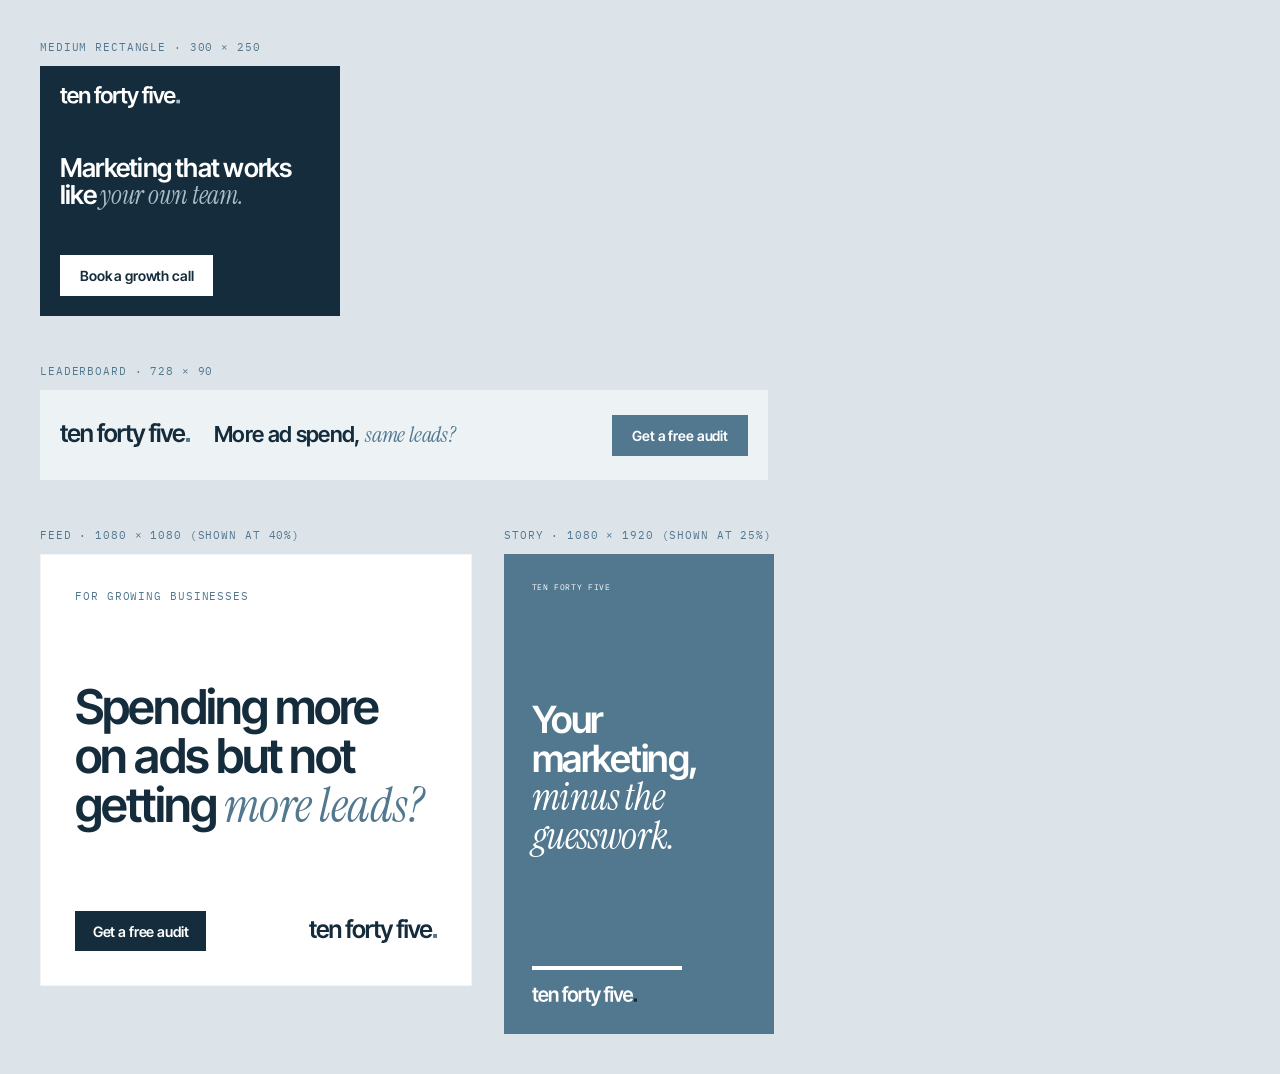
<file: brand-kit/templates/ads.html>
<!doctype html><html lang="en"><head><meta charset="utf-8"><title>Digital Ad Templates</title>
<link rel="stylesheet" href="../tokens/fonts.css">
<link rel="stylesheet" href="../tokens/tokens.css">
<link rel="stylesheet" href="_stage.css">
<style>
.ad{display:flex;flex-direction:column;justify-content:space-between;padding:20px}
.h{font-family:var(--tff-font-display);font-weight:600;letter-spacing:-.03em;line-height:1.02}
</style></head><body>
<div><p class="spec">Medium rectangle · 300 × 250</p>
<div class="canvas ad" style="width:300px;height:250px;background:var(--tff-midnight);color:#fff">
  <img src="../logos/svg/tff-wordmark-reverse.svg" alt="ten forty five" style="width:120px">
  <h3 class="h" style="font-size:26px">Marketing that works like <span class="tff-accent" style="color:var(--tff-mist)">your own team.</span></h3>
  <span class="tff-btn tff-btn--light" style="align-self:flex-start">Book a growth call</span>
</div></div>
<div><p class="spec">Leaderboard · 728 × 90</p>
<div class="canvas ad" style="width:728px;height:90px;background:var(--tff-cloud);flex-direction:row;align-items:center;gap:24px;padding:0 20px">
  <img src="../logos/svg/tff-wordmark-primary.svg" alt="ten forty five" style="width:130px">
  <h3 class="h" style="font-size:22px;flex:1">More ad spend, <span class="tff-accent" style="color:var(--tff-steel)">same leads?</span></h3>
  <span class="tff-btn" style="background:var(--tff-steel)">Get a free audit</span>
</div></div>
<div class="row">
<div><p class="spec">Feed · 1080 × 1080 (shown at 40%)</p>
<div class="canvas ad" style="width:1080px;height:1080px;zoom:.4;padding:88px;background:#fff;box-shadow:inset 0 0 0 2px var(--tff-cloud)">
  <span class="tff-label" style="font-size:28px;color:var(--tff-steel)">For growing businesses</span>
  <h3 class="h" style="font-size:120px;letter-spacing:-.04em">Spending more on ads but not getting <span class="tff-accent" style="color:var(--tff-steel)">more leads?</span></h3>
  <div style="display:flex;justify-content:space-between;align-items:center"><span class="tff-btn" style="font-size:36px;padding:28px 44px">Get a free audit</span><img src="../logos/svg/tff-wordmark-primary.svg" alt="ten forty five" style="width:320px"></div>
</div></div>
<div><p class="spec">Story · 1080 × 1920 (shown at 25%)</p>
<div class="canvas ad" style="width:1080px;height:1920px;zoom:.25;padding:110px;background:var(--tff-steel);color:#fff">
  <span class="tff-label" style="font-size:32px">ten forty five</span>
  <h3 class="h" style="font-size:150px;letter-spacing:-.04em">Your marketing, <span class="tff-accent">minus the guesswork.</span></h3>
  <div><span class="tff-progress" style="width:70%;height:16px;background:#fff;margin-bottom:64px"></span><img src="../logos/svg/tff-wordmark-on-steel.svg" alt="ten forty five" style="width:420px"></div>
</div></div>
</div>
</body></html>
</file>
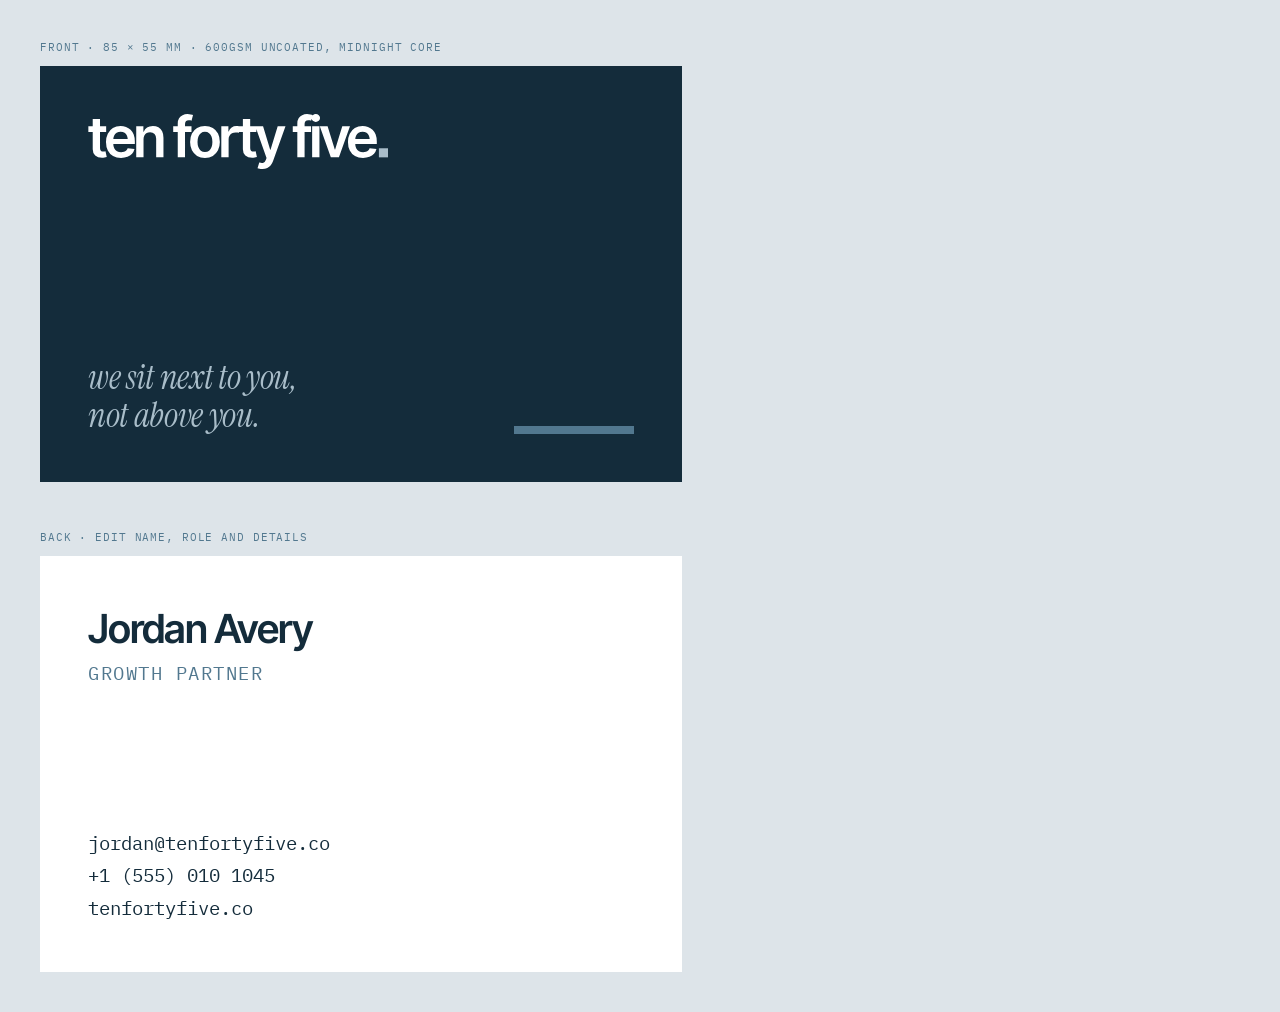
<file: brand-kit/templates/business-card.html>
<!doctype html><html lang="en"><head><meta charset="utf-8"><title>Business Card Template</title>
<link rel="stylesheet" href="../tokens/fonts.css">
<link rel="stylesheet" href="../tokens/tokens.css">
<link rel="stylesheet" href="_stage.css">
<style>
/* 85 x 55 mm at 96dpi ~ 321 x 208px; shown at 2x. Print size: 85 x 55 mm + 3 mm bleed. */
.card{width:642px;height:416px;padding:48px;display:flex;flex-direction:column;justify-content:space-between}
.front{background:var(--tff-midnight);color:#fff}
.back{background:#fff}
.name{font-family:var(--tff-font-display);font-weight:600;font-size:40px;letter-spacing:-.025em}
.role{margin-top:8px;color:var(--tff-steel)}
.details{font-family:var(--tff-font-mono);font-size:19px;line-height:1.7}
</style></head><body>
<div><p class="spec">Front · 85 × 55 mm · 600gsm uncoated, midnight core</p>
<div class="canvas card front">
  <img class="logo" src="../logos/svg/tff-wordmark-reverse.svg" alt="ten forty five" style="width:300px">
  <div style="display:flex;justify-content:space-between;align-items:flex-end">
    <span class="tff-accent" style="font-size:34px;color:var(--tff-mist);line-height:1.1">we sit next to you,<br>not above you.</span>
    <span class="tff-progress" style="width:120px;height:8px"></span>
  </div>
</div></div>
<div><p class="spec">Back · edit name, role and details</p>
<div class="canvas card back">
  <div><div class="name">Jordan Avery</div><div class="role tff-label" style="font-size:19px">Growth Partner</div></div>
  <div class="details">jordan@tenfortyfive.co<br>+1 (555) 010 1045<br>tenfortyfive.co</div>
</div></div>
</body></html>
</file>
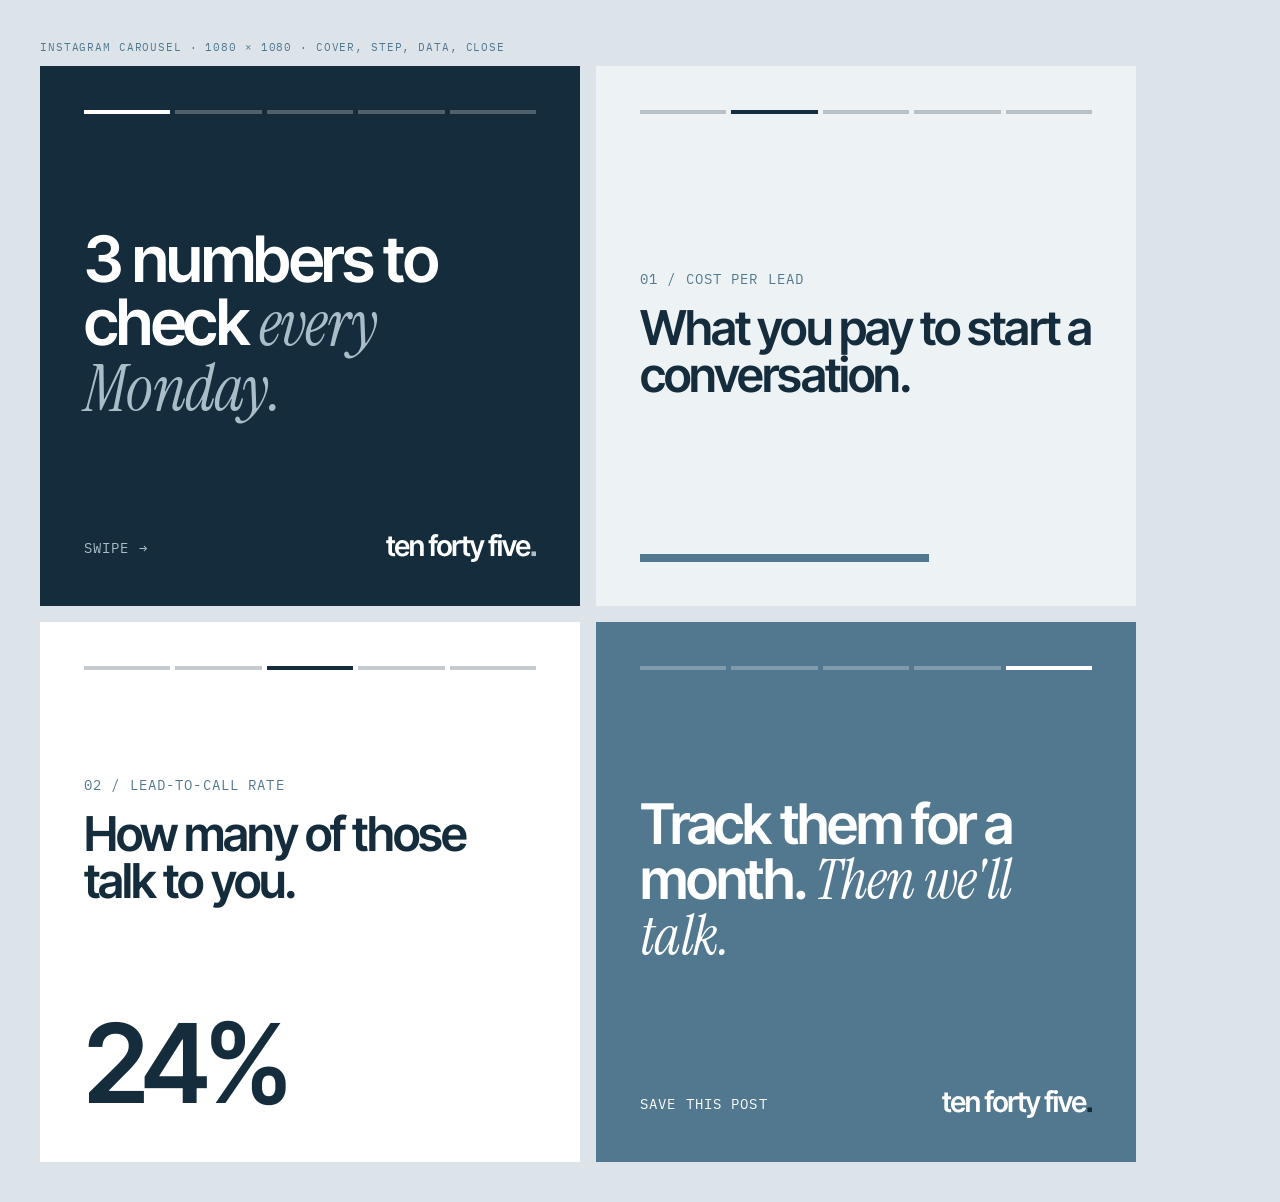
<file: brand-kit/templates/instagram-carousel.html>
<!doctype html><html lang="en"><head><meta charset="utf-8"><title>Instagram Carousel Template</title>
<link rel="stylesheet" href="../tokens/fonts.css">
<link rel="stylesheet" href="../tokens/tokens.css">
<link rel="stylesheet" href="_stage.css">
<style>
/* Each slide is 1080 x 1080. Shown at 50% scale; remove the zoom to export at full size. */
.row{zoom:.5}
.slide{width:1080px;height:1080px;padding:88px;display:flex;flex-direction:column;justify-content:space-between}
.pager{display:flex;gap:10px}.pager i{flex:1;height:8px;background:currentColor;opacity:.25}.pager i.on{opacity:1}
.h{font-family:var(--tff-font-display);font-weight:600;letter-spacing:-.04em;line-height:.98}
.foot{display:flex;justify-content:space-between;align-items:center}
</style></head><body>
<div><p class="spec">Instagram carousel · 1080 × 1080 · cover, step, data, close</p>
<div class="row">
  <div class="canvas slide" style="background:var(--tff-midnight);color:#fff">
    <div class="pager"><i class="on"></i><i></i><i></i><i></i><i></i></div>
    <h2 class="h" style="font-size:128px">3 numbers to check <span class="tff-accent" style="color:var(--tff-mist)">every Monday.</span></h2>
    <div class="foot"><span class="tff-label" style="font-size:28px;color:var(--tff-mist)">Swipe →</span><img src="../logos/svg/tff-wordmark-reverse.svg" alt="ten forty five" style="width:300px"></div>
  </div>
  <div class="canvas slide" style="background:var(--tff-cloud)">
    <div class="pager"><i></i><i class="on"></i><i></i><i></i><i></i></div>
    <div><div class="tff-label" style="font-size:28px;color:var(--tff-steel)">01 / Cost per lead</div><h2 class="h" style="font-size:96px;margin-top:32px">What you pay to start a conversation.</h2></div>
    <span class="tff-progress" style="width:64%;height:16px"></span>
  </div>
  <div class="canvas slide" style="background:#fff">
    <div class="pager"><i></i><i></i><i class="on"></i><i></i><i></i></div>
    <div><div class="tff-label" style="font-size:28px;color:var(--tff-steel)">02 / Lead-to-call rate</div><h2 class="h" style="font-size:96px;margin-top:32px">How many of those talk to you.</h2></div>
    <div class="h" style="font-size:220px;letter-spacing:-.05em">24%</div>
  </div>
  <div class="canvas slide" style="background:var(--tff-steel);color:#fff">
    <div class="pager"><i></i><i></i><i></i><i></i><i class="on"></i></div>
    <h2 class="h" style="font-size:112px">Track them for a month. <span class="tff-accent">Then we'll talk.</span></h2>
    <div class="foot"><span class="tff-label" style="font-size:28px">Save this post</span><img src="../logos/svg/tff-wordmark-on-steel.svg" alt="ten forty five" style="width:300px"></div>
  </div>
</div></div>
</body></html>
</file>
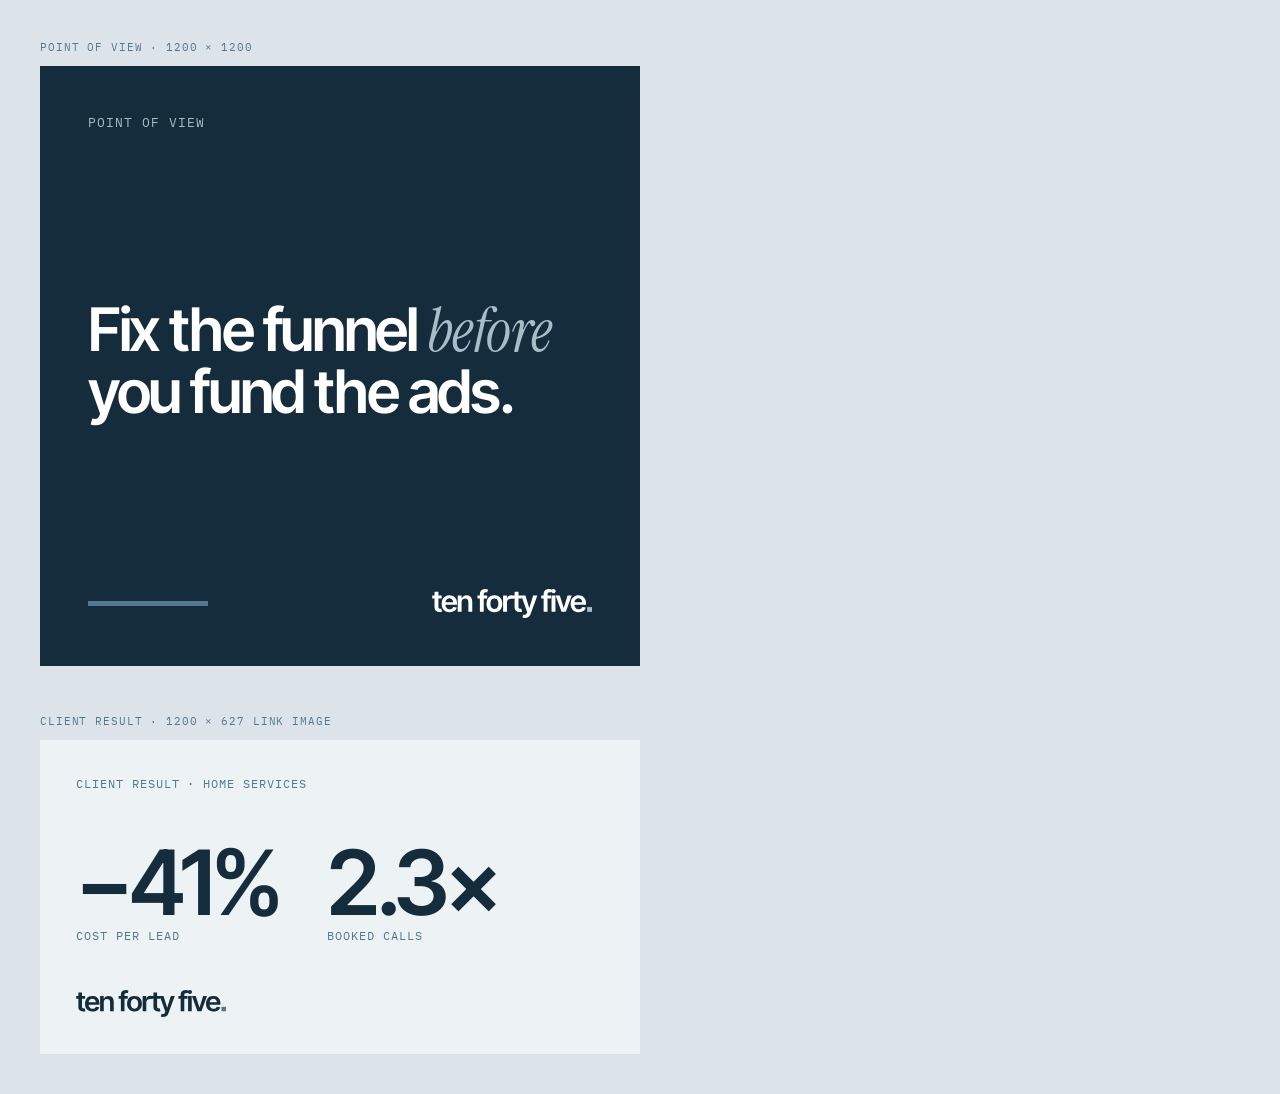
<file: brand-kit/templates/linkedin-post.html>
<!doctype html><html lang="en"><head><meta charset="utf-8"><title>LinkedIn Post Templates</title>
<link rel="stylesheet" href="../tokens/fonts.css">
<link rel="stylesheet" href="../tokens/tokens.css">
<link rel="stylesheet" href="_stage.css">
<style>
.row{zoom:.5}
.post{width:1200px;height:1200px;padding:96px;display:flex;flex-direction:column;justify-content:space-between}
.wide{width:1200px;height:627px;padding:72px}
.h{font-family:var(--tff-font-display);font-weight:600;letter-spacing:-.04em;line-height:1}
.fig{font-family:var(--tff-font-display);font-weight:600;font-size:180px;letter-spacing:-.05em;line-height:1}
</style></head><body>
<div><p class="spec">Point of view · 1200 × 1200</p>
<div class="row"><div class="canvas post" style="background:var(--tff-midnight);color:#fff">
  <span class="tff-label" style="font-size:26px;color:var(--tff-mist)">Point of view</span>
  <h2 class="h" style="font-size:120px">Fix the funnel <span class="tff-accent" style="color:var(--tff-mist)">before</span> you fund the ads.</h2>
  <div style="display:flex;justify-content:space-between;align-items:center"><span class="tff-progress" style="width:240px;height:10px"></span><img src="../logos/svg/tff-wordmark-reverse.svg" alt="ten forty five" style="width:320px"></div>
</div></div></div>
<div><p class="spec">Client result · 1200 × 627 link image</p>
<div class="row"><div class="canvas post wide" style="background:var(--tff-cloud)">
  <span class="tff-label" style="font-size:24px;color:var(--tff-steel)">Client result · Home services</span>
  <div style="display:flex;gap:96px;align-items:flex-end">
    <div><div class="fig">−41%</div><span class="tff-label" style="font-size:24px;color:var(--tff-steel)">Cost per lead</span></div>
    <div><div class="fig">2.3×</div><span class="tff-label" style="font-size:24px;color:var(--tff-steel)">Booked calls</span></div>
  </div>
  <img src="../logos/svg/tff-wordmark-primary.svg" alt="ten forty five" style="width:300px">
</div></div></div>
</body></html>
</file>
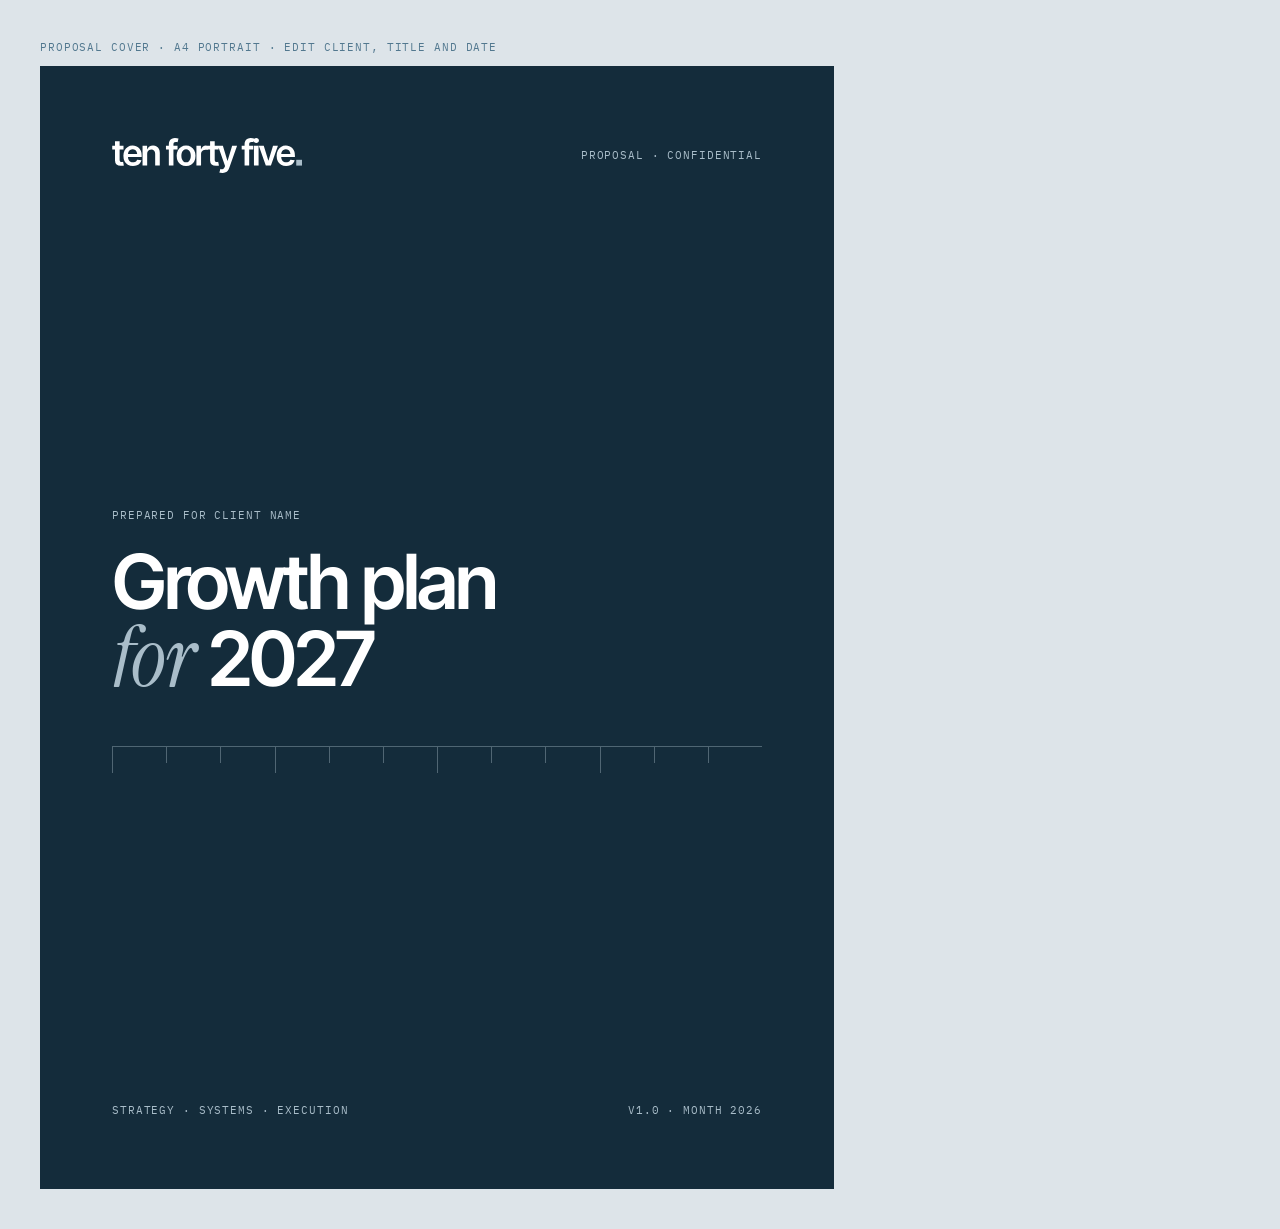
<file: brand-kit/templates/proposal-cover.html>
<!doctype html><html lang="en"><head><meta charset="utf-8"><title>Proposal Cover Template</title>
<link rel="stylesheet" href="../tokens/fonts.css">
<link rel="stylesheet" href="../tokens/tokens.css">
<link rel="stylesheet" href="_stage.css">
<style>
@page{size:A4;margin:0}
.a4{width:794px;height:1123px;padding:72px;display:flex;flex-direction:column;justify-content:space-between;background:var(--tff-midnight);color:#fff}
.ruler{display:grid;grid-template-columns:repeat(12,1fr);border-top:1px solid rgba(169,189,201,.4)}
.ruler i{height:16px;border-left:1px solid rgba(169,189,201,.4)}.ruler i:nth-child(3n+1){height:26px}
@media print{body{background:none;padding:0}.spec{display:none}}
</style></head><body>
<div><p class="spec">Proposal cover · A4 portrait · edit client, title and date</p>
<div class="canvas a4">
  <div style="display:flex;justify-content:space-between;align-items:center"><img src="../logos/svg/tff-wordmark-reverse.svg" alt="ten forty five" style="width:190px"><span class="tff-label" style="color:var(--tff-mist)">Proposal · Confidential</span></div>
  <div>
    <span class="tff-label" style="color:var(--tff-mist)">Prepared for Client Name</span>
    <h1 class="tff-h1" style="font-size:76px;margin-top:20px">Growth plan<br><span class="tff-accent" style="color:var(--tff-mist)">for</span> 2027</h1>
    <div class="ruler" style="margin-top:48px"><i></i><i></i><i></i><i></i><i></i><i></i><i></i><i></i><i></i><i></i><i></i><i></i></div>
  </div>
  <div class="tff-label" style="display:flex;justify-content:space-between;color:var(--tff-mist)"><span>Strategy · Systems · Execution</span><span>v1.0 · Month 2026</span></div>
</div></div>
</body></html>
</file>
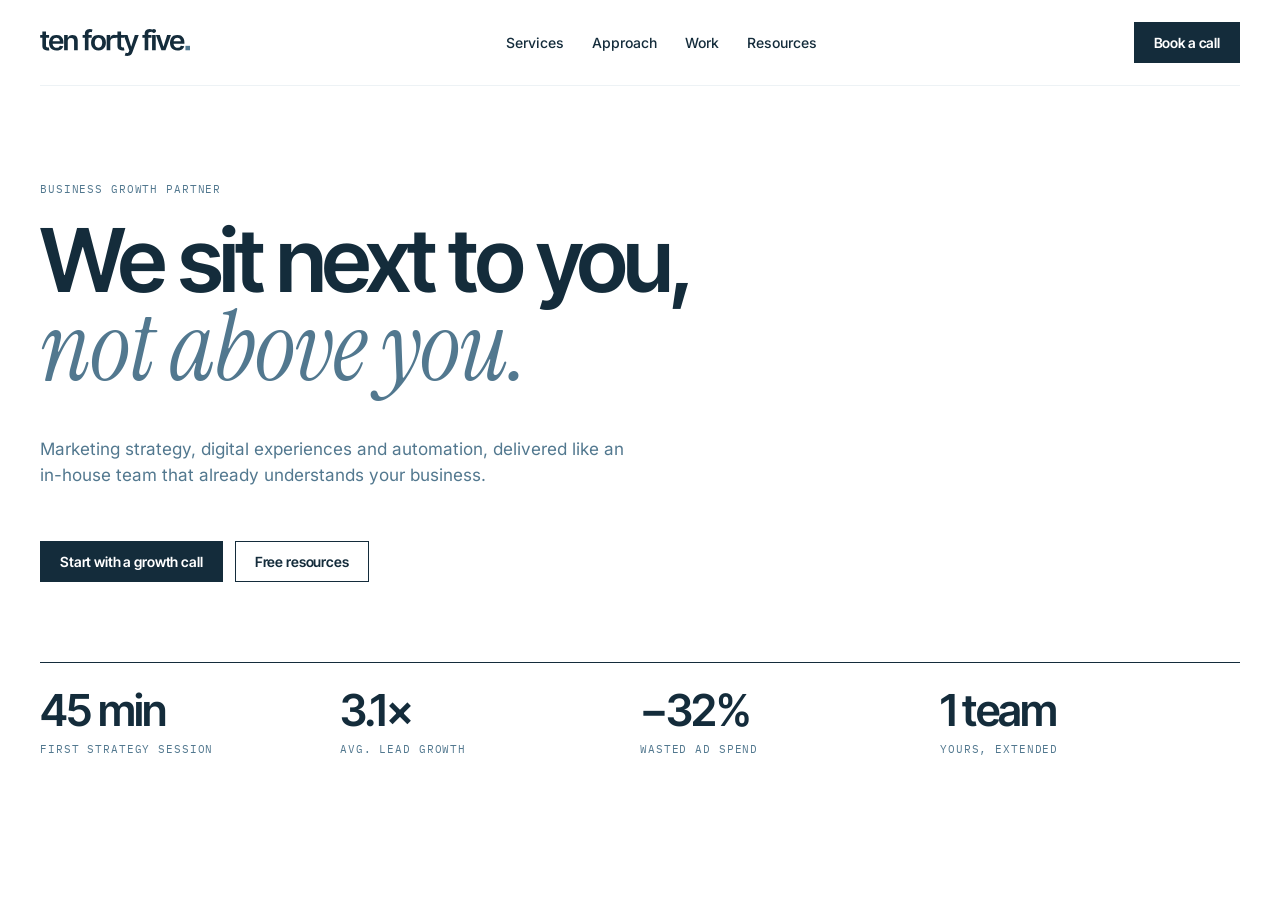
<file: brand-kit/templates/website-hero.html>
<!doctype html><html lang="en"><head><meta charset="utf-8"><meta name="viewport" content="width=device-width,initial-scale=1"><title>Website Hero Template</title>
<link rel="stylesheet" href="../tokens/fonts.css">
<link rel="stylesheet" href="../tokens/tokens.css">
<style>
*{box-sizing:border-box;margin:0;padding:0}
body{background:var(--tff-bg);color:var(--tff-text);font-family:var(--tff-font-body)}
.wrap{max-width:var(--tff-max-width);margin:0 auto;padding:0 var(--tff-margin)}
nav{display:flex;justify-content:space-between;align-items:center;padding:22px 0;border-bottom:var(--tff-hairline)}
nav ul{display:flex;gap:28px;list-style:none;font-size:14px;font-weight:500}
nav a{color:inherit;text-decoration:none}
.hero{display:grid;grid-template-columns:repeat(12,1fr);gap:var(--tff-gutter);padding:96px 0 0}
.hero>*{grid-column:1/-1}
.hero h1{grid-column:1/10;font-size:clamp(44px,7vw,88px);letter-spacing:-.045em;line-height:1}
.hero p{grid-column:1/7;font-size:var(--tff-size-body-lg);color:var(--tff-text-2);margin-top:24px;line-height:1.55}
.cta{display:flex;gap:12px;flex-wrap:wrap;margin-top:32px}
.stats{display:grid;grid-template-columns:repeat(4,1fr);margin:80px 0 96px;border-top:1px solid var(--tff-midnight)}
.stats div{padding:20px 20px 0 0}
.stats b{display:block;font-family:var(--tff-font-display);font-size:44px;font-weight:600;letter-spacing:-.04em}
@media (max-width:900px){nav ul{display:none}.hero h1,.hero p{grid-column:1/-1}.stats{grid-template-columns:1fr 1fr;row-gap:24px}}
</style></head><body>
<div class="wrap">
  <nav><a href="#"><img src="../logos/svg/tff-wordmark-primary.svg" alt="ten forty five" style="width:150px;display:block"></a>
    <ul><li><a href="#">Services</a></li><li><a href="#">Approach</a></li><li><a href="#">Work</a></li><li><a href="#">Resources</a></li></ul>
    <a class="tff-btn" href="#">Book a call</a></nav>
  <section class="hero">
    <span class="tff-label" style="color:var(--tff-steel)">Business growth partner</span>
    <h1 class="tff-display">We sit next to you, <span class="tff-accent" style="color:var(--tff-steel)">not above you.</span></h1>
    <p>Marketing strategy, digital experiences and automation, delivered like an in-house team that already understands your business.</p>
    <div class="cta"><a class="tff-btn" href="#">Start with a growth call</a><a class="tff-btn tff-btn--secondary" href="#">Free resources</a></div>
  </section>
  <div class="stats">
    <div><b>45 min</b><span class="tff-label" style="color:var(--tff-steel)">First strategy session</span></div>
    <div><b>3.1×</b><span class="tff-label" style="color:var(--tff-steel)">Avg. lead growth</span></div>
    <div><b>−32%</b><span class="tff-label" style="color:var(--tff-steel)">Wasted ad spend</span></div>
    <div><b>1 team</b><span class="tff-label" style="color:var(--tff-steel)">Yours, extended</span></div>
  </div>
</div>
</body></html>
</file>
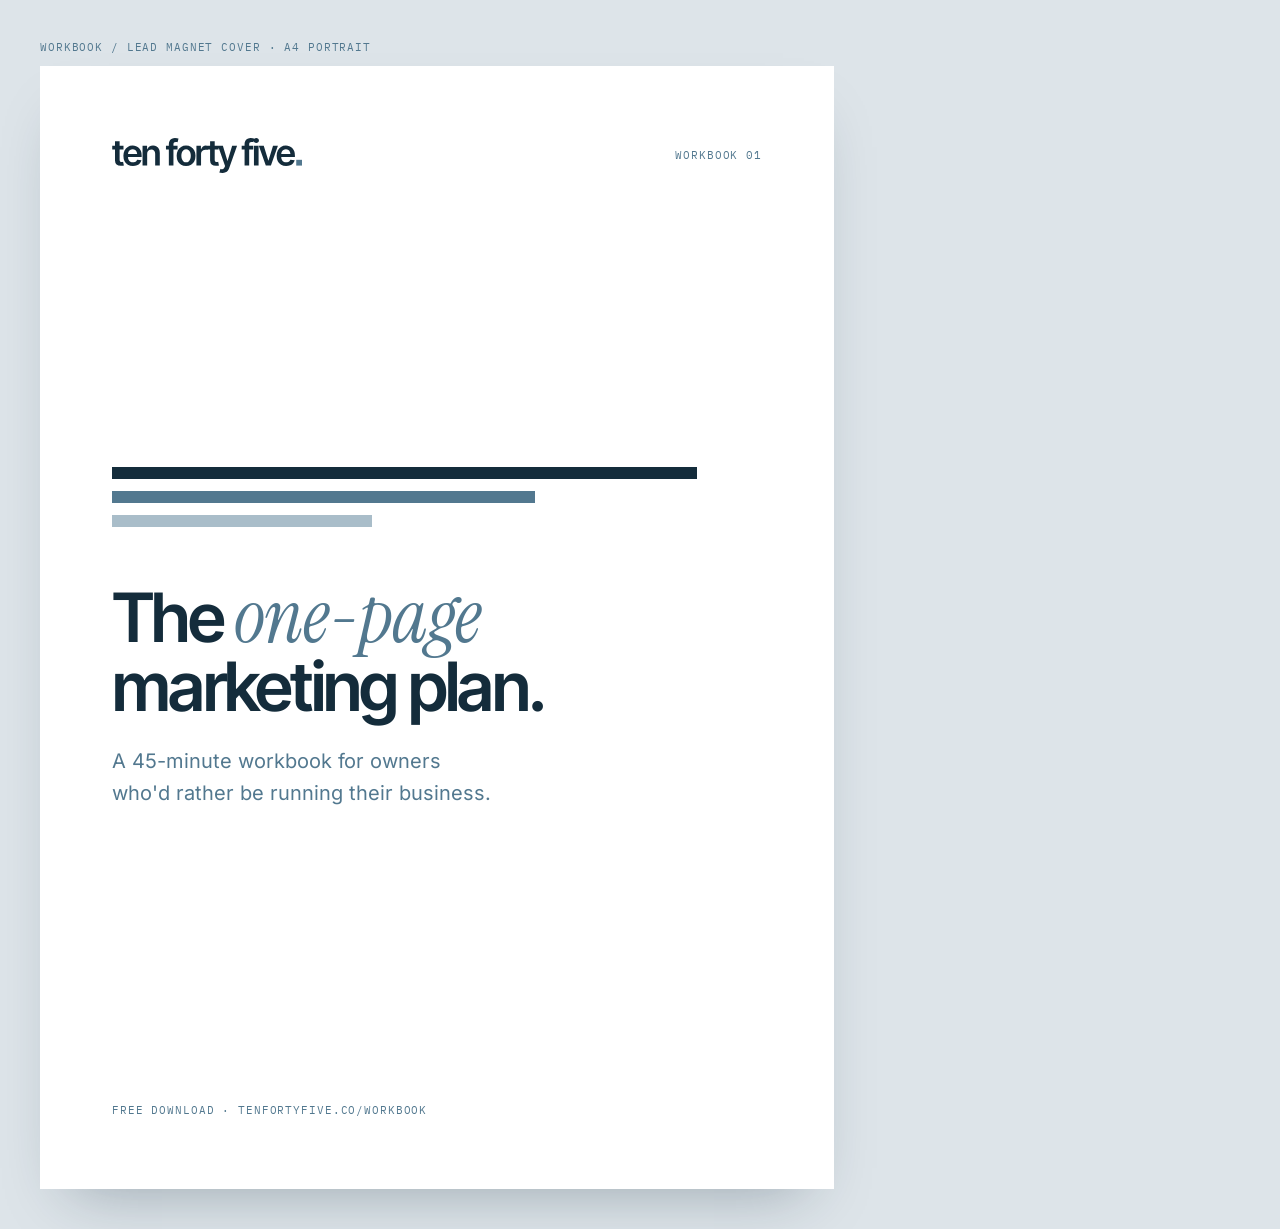
<file: brand-kit/templates/workbook-cover.html>
<!doctype html><html lang="en"><head><meta charset="utf-8"><title>Workbook Cover Template</title>
<link rel="stylesheet" href="../tokens/fonts.css">
<link rel="stylesheet" href="../tokens/tokens.css">
<link rel="stylesheet" href="_stage.css">
<style>
@page{size:A4;margin:0}
.a4{width:794px;height:1123px;padding:72px;display:flex;flex-direction:column;justify-content:space-between;background:#fff;box-shadow:var(--tff-shadow-object)}
.bars{display:flex;flex-direction:column;gap:12px;margin-bottom:56px}.bars i{height:12px}
@media print{body{background:none;padding:0}.spec{display:none}.a4{box-shadow:none}}
</style></head><body>
<div><p class="spec">Workbook / lead magnet cover · A4 portrait</p>
<div class="canvas a4">
  <div style="display:flex;justify-content:space-between;align-items:center"><img src="../logos/svg/tff-wordmark-primary.svg" alt="ten forty five" style="width:190px"><span class="tff-label" style="color:var(--tff-steel)">Workbook 01</span></div>
  <div>
    <div class="bars"><i style="background:var(--tff-midnight);width:90%"></i><i style="background:var(--tff-steel);width:65%"></i><i style="background:var(--tff-mist);width:40%"></i></div>
    <h1 class="tff-h1" style="font-size:68px">The <span class="tff-accent" style="color:var(--tff-steel)">one-page</span><br>marketing plan.</h1>
    <p class="tff-body" style="font-size:20px;color:var(--tff-steel);margin-top:24px;max-width:30ch">A 45-minute workbook for owners who'd rather be running their business.</p>
  </div>
  <span class="tff-label" style="color:var(--tff-steel)">Free download · tenfortyfive.co/workbook</span>
</div></div>
</body></html>
</file>
<file: brand-kit/tokens/fonts.css>
/* ten forty five brand fonts, loaded from the kit's /fonts folder (SIL Open Font License).
   Online alternative: https://fonts.googleapis.com/css2?family=Inter+Tight:wght@400;500;600;700&family=Inter:wght@400;500;600&family=IBM+Plex+Mono:wght@400;500&family=Instrument+Serif:ital@0;1&display=swap */
@font-face{font-family:"Inter Tight";font-weight:400;font-style:normal;font-display:swap;src:url("../fonts/InterTight-Regular.ttf") format("truetype")}
@font-face{font-family:"Inter Tight";font-weight:500;font-style:normal;font-display:swap;src:url("../fonts/InterTight-Medium.ttf") format("truetype")}
@font-face{font-family:"Inter Tight";font-weight:600;font-style:normal;font-display:swap;src:url("../fonts/InterTight-SemiBold.ttf") format("truetype")}
@font-face{font-family:"Inter Tight";font-weight:700;font-style:normal;font-display:swap;src:url("../fonts/InterTight-Bold.ttf") format("truetype")}
@font-face{font-family:"Inter";font-weight:400;font-style:normal;font-display:swap;src:url("../fonts/Inter-Regular.ttf") format("truetype")}
@font-face{font-family:"Inter";font-weight:500;font-style:normal;font-display:swap;src:url("../fonts/Inter-Medium.ttf") format("truetype")}
@font-face{font-family:"Inter";font-weight:600;font-style:normal;font-display:swap;src:url("../fonts/Inter-SemiBold.ttf") format("truetype")}
@font-face{font-family:"IBM Plex Mono";font-weight:400;font-style:normal;font-display:swap;src:url("../fonts/IBMPlexMono-Regular.ttf") format("truetype")}
@font-face{font-family:"IBM Plex Mono";font-weight:500;font-style:normal;font-display:swap;src:url("../fonts/IBMPlexMono-Medium.ttf") format("truetype")}
@font-face{font-family:"Instrument Serif";font-weight:400;font-style:italic;font-display:swap;src:url("../fonts/InstrumentSerif-Italic.ttf") format("truetype")}
@font-face{font-family:"Instrument Serif";font-weight:400;font-style:normal;font-display:swap;src:url("../fonts/InstrumentSerif-Regular.ttf") format("truetype")}
</file>
<file: brand-kit/tokens/tokens.css>
/* ten forty five brand tokens v1.0. Import fonts.css first (or the Google Fonts link inside it). */
:root{
  /* colour */
  --tff-midnight:#142C3B; --tff-steel:#52788F; --tff-mist:#A9BDC9; --tff-cloud:#EDF2F5; --tff-white:#FFFFFF;
  --tff-text:var(--tff-midnight); --tff-text-2:var(--tff-steel);
  --tff-text-on-dark:var(--tff-white); --tff-text-on-dark-2:var(--tff-mist);
  --tff-bg:var(--tff-white); --tff-surface:var(--tff-cloud); --tff-inverse:var(--tff-midnight); --tff-accent:var(--tff-steel);

  /* type */
  --tff-font-display:"Inter Tight","Inter",system-ui,sans-serif;
  --tff-font-body:"Inter",system-ui,sans-serif;
  --tff-font-mono:"IBM Plex Mono",ui-monospace,monospace;
  --tff-font-accent:"Instrument Serif",Georgia,serif;
  --tff-size-display:76px; --tff-size-h1:56px; --tff-size-h2:40px; --tff-size-h3:28px;
  --tff-size-body-lg:17px; --tff-size-body:15px; --tff-size-label:11px;
  --tff-track-wordmark:-.045em; --tff-track-display:-.04em; --tff-track-heading:-.025em; --tff-track-label:.08em;

  /* space and layout */
  --tff-space-1:4px; --tff-space-2:8px; --tff-space-3:12px; --tff-space-4:16px; --tff-space-5:20px;
  --tff-space-6:24px; --tff-space-8:32px; --tff-space-10:40px; --tff-space-12:48px; --tff-space-16:64px; --tff-space-24:96px;
  --tff-columns:12; --tff-gutter:20px; --tff-margin:40px; --tff-max-width:1280px;
  --tff-radius:0;
  --tff-hairline:1px solid var(--tff-cloud);
  --tff-hairline-dark:1px solid rgba(169,189,201,.35);
  --tff-shadow-object:0 30px 60px -30px rgba(20,44,59,.35);
}
@media (max-width:900px){:root{--tff-margin:16px;--tff-size-display:44px;--tff-size-h1:38px;--tff-size-h2:30px}}

/* helpers */
.tff-wordmark{font-family:var(--tff-font-display);font-weight:600;letter-spacing:var(--tff-track-wordmark);line-height:1;white-space:nowrap;text-transform:lowercase}
.tff-wordmark .tff-dot{display:inline-block;width:.16em;height:.16em;background:var(--tff-steel);margin-left:.06em}
.tff-on-dark .tff-wordmark .tff-dot{background:var(--tff-mist)}
.tff-display,.tff-h1,.tff-h2,.tff-h3{font-family:var(--tff-font-display);font-weight:600;text-wrap:balance}
.tff-display{font-size:var(--tff-size-display);letter-spacing:-.045em;line-height:1}
.tff-h1{font-size:var(--tff-size-h1);letter-spacing:var(--tff-track-display);line-height:1.02}
.tff-h2{font-size:var(--tff-size-h2);letter-spacing:var(--tff-track-heading);line-height:1.05}
.tff-h3{font-size:var(--tff-size-h3);letter-spacing:var(--tff-track-heading);line-height:1.1}
.tff-body{font-family:var(--tff-font-body);font-size:var(--tff-size-body);line-height:1.6}
.tff-label{font-family:var(--tff-font-mono);font-size:var(--tff-size-label);letter-spacing:var(--tff-track-label);text-transform:uppercase}
.tff-accent{font-family:var(--tff-font-accent);font-style:italic;font-weight:400;letter-spacing:-.01em}
:where(.tff-display,.tff-h1,.tff-h2,.tff-h3) .tff-accent{font-size:1.1em;line-height:.9}
.tff-btn{display:inline-block;font-family:var(--tff-font-display);font-weight:600;font-size:14px;letter-spacing:-.01em;padding:12px 20px;border-radius:0;background:var(--tff-midnight);color:var(--tff-white);text-decoration:none}
.tff-btn--secondary{background:transparent;color:var(--tff-midnight);box-shadow:inset 0 0 0 1px var(--tff-midnight)}
.tff-btn--light{background:var(--tff-white);color:var(--tff-midnight)}
.tff-progress{display:block;height:6px;background:var(--tff-steel)}
</file>
<file: brand-kit/templates/_stage.css>
/* Presentation wrapper for templates. Each .canvas is the real output size; screenshot or print the canvas itself. */
*{box-sizing:border-box;margin:0;padding:0}
body{background:#DDE4E9;font-family:var(--tff-font-body);color:var(--tff-text);padding:40px;display:flex;flex-direction:column;gap:48px;align-items:flex-start}
.spec{font-family:var(--tff-font-mono);font-size:11px;letter-spacing:.08em;text-transform:uppercase;color:var(--tff-steel);margin-bottom:12px}
.row{display:flex;gap:32px;flex-wrap:wrap;align-items:flex-start}
.canvas{position:relative;overflow:hidden;flex:none}
.canvas img.logo{display:block}
</file>
